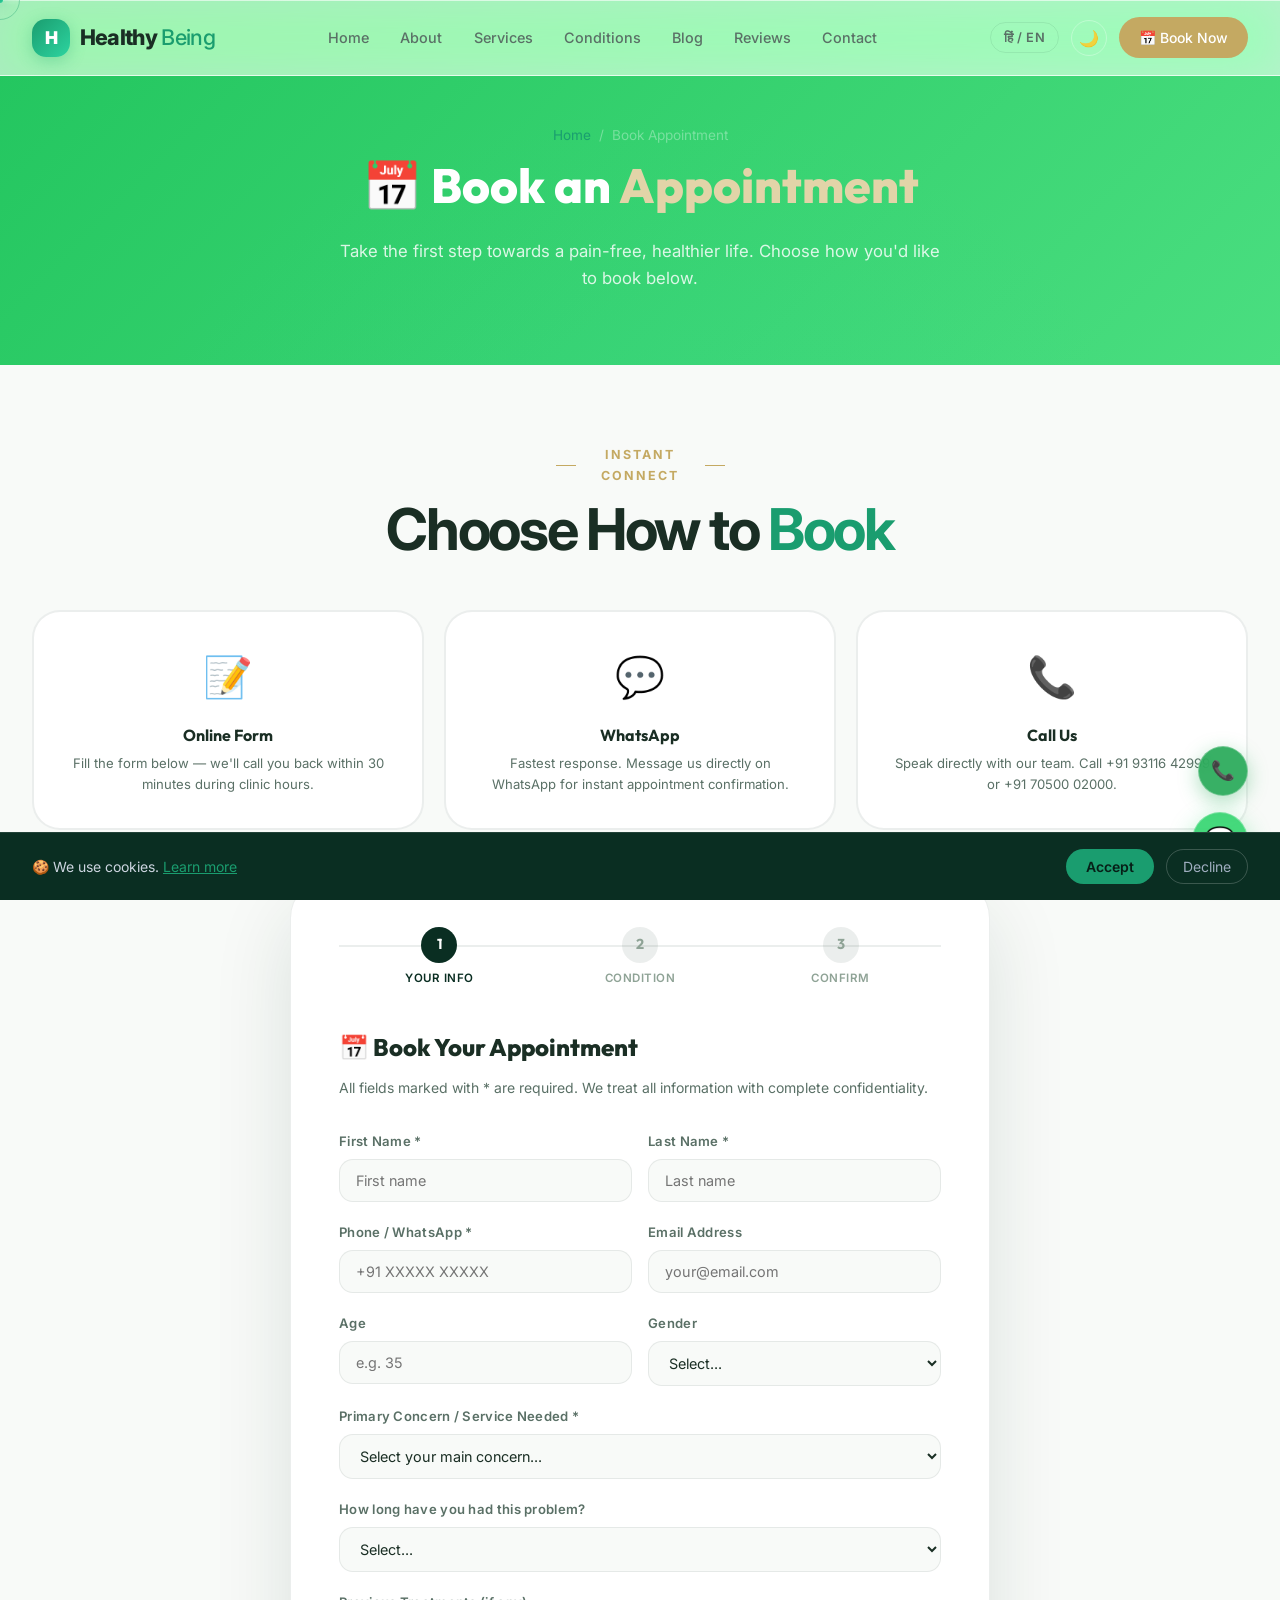
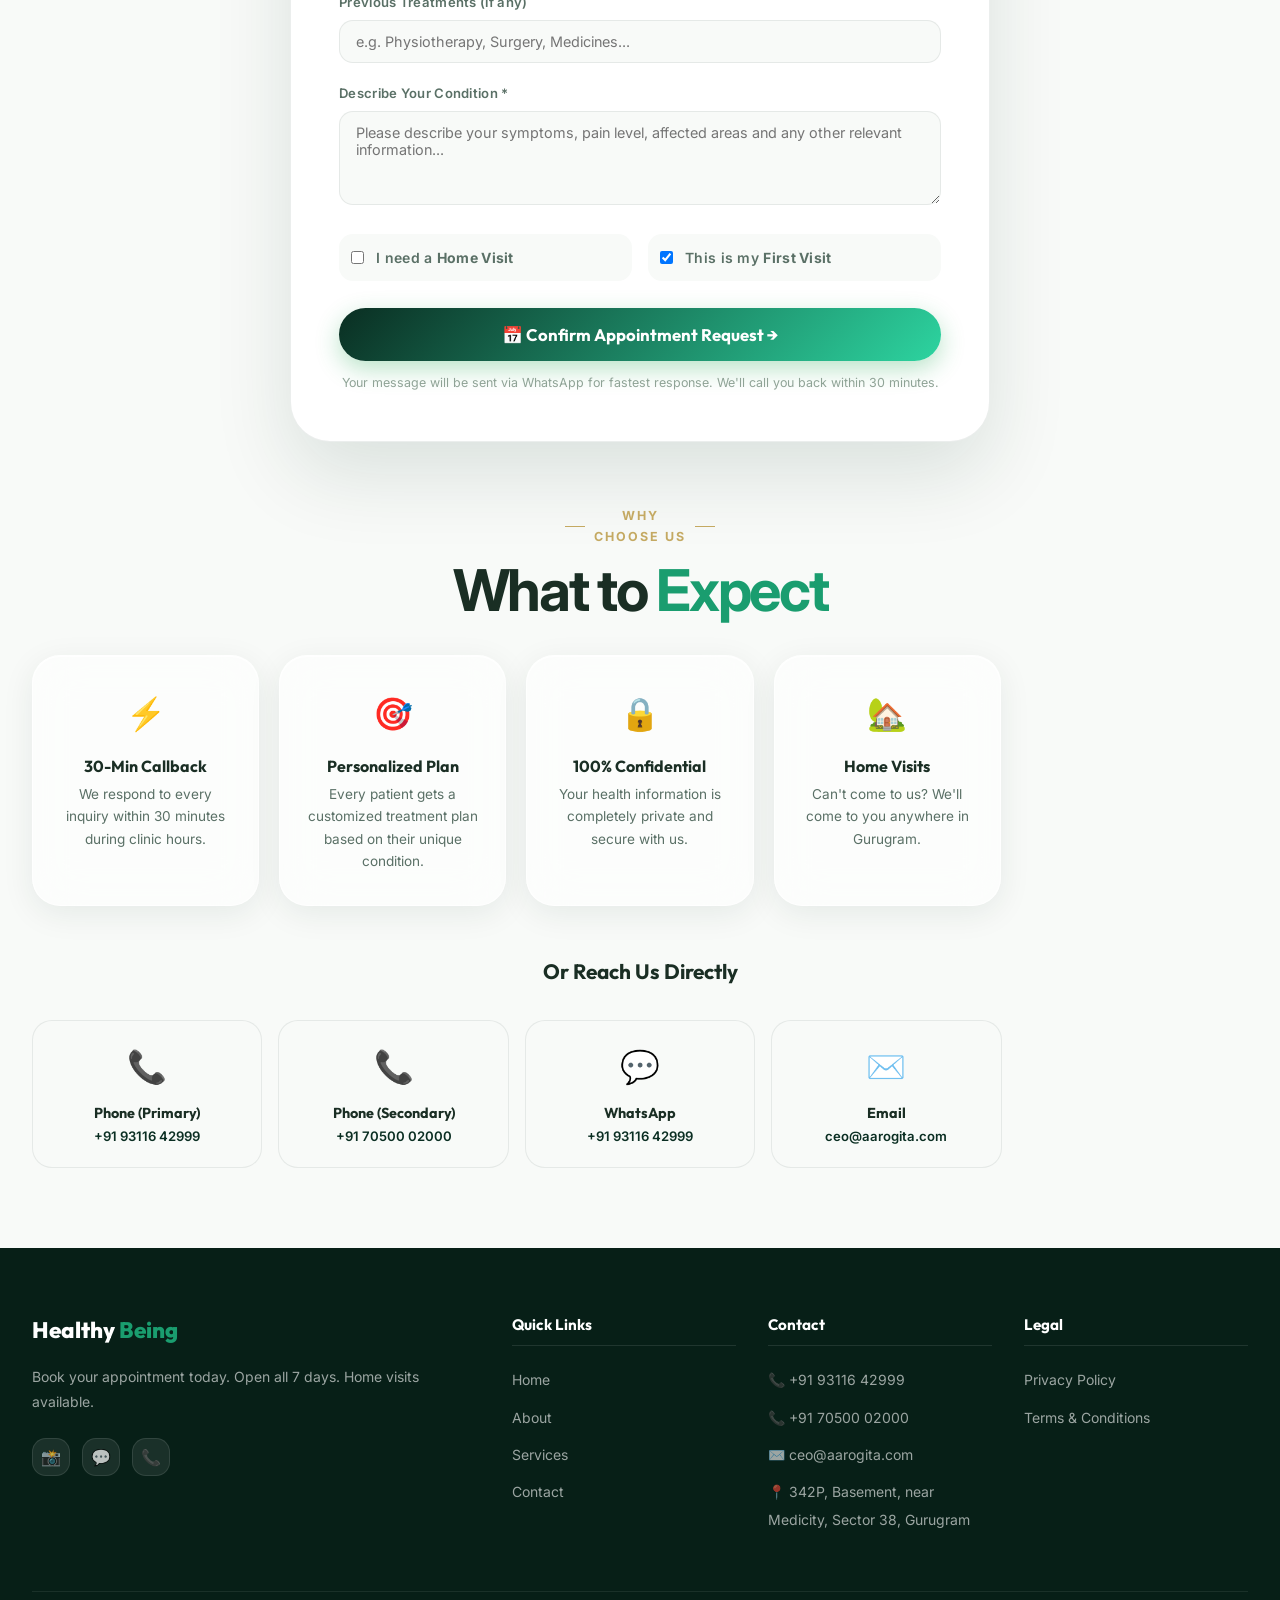
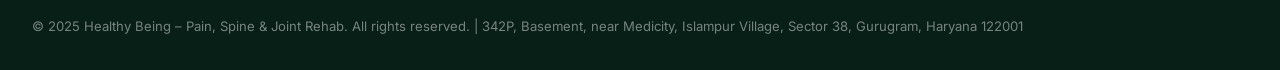
<file: appointment.html>
<!DOCTYPE html>
<html lang="en" data-theme="light">
<head>
  <meta charset="UTF-8"/><meta name="viewport" content="width=device-width, initial-scale=1.0"/>
  <title>Book Appointment – Healthy Being Gurugram | +91 93116 42999</title>
  <meta name="description" content="Book an appointment at Healthy Being Gurugram. Call +91 93116 42999 or WhatsApp. Online booking form available. Open all 7 days. Home visit available."/>
  <link rel="canonical" href="https://healthybeing.in/appointment.html"/>
  <link rel="icon" href="data:image/svg+xml,<svg xmlns='http://www.w3.org/2000/svg' viewBox='0 0 100 100'><text y='.9em' font-size='90'>🏥</text></svg>"/>
  <link rel="stylesheet" href="css/style.css"/>
  <style>
    .appt-hero-options { display:grid;grid-template-columns:repeat(3,1fr);gap:1.25rem;margin:3rem 0; }
    .aopt { background:var(--white);border:2px solid var(--border);border-radius:var(--r-lg);padding:2rem;text-align:center;transition:var(--transition);cursor:pointer; }
    .aopt:hover,.aopt.selected { border-color:var(--primary);background:var(--primary-pale);transform:translateY(-3px); }
    .aopt-icon { font-size:2.5rem;margin-bottom:0.75rem; }
    .aopt h3 { font-family:'Outfit',sans-serif;font-weight:700;font-size:1rem;color:var(--text);margin-bottom:0.3rem; }
    .aopt p { font-size:0.82rem;color:var(--text-mid); }
    .full-form { background:var(--white);border-radius:var(--r-xl);padding:3rem;box-shadow:var(--shadow-xl);border:1px solid var(--border);max-width:700px;margin:0 auto; }
    .steps { display:flex;gap:0;margin-bottom:2.5rem;position:relative; }
    .steps::before { content:'';position:absolute;top:18px;left:0;right:0;height:2px;background:var(--border);z-index:0; }
    .step { flex:1;text-align:center;position:relative;z-index:1; }
    .step-num { width:36px;height:36px;border-radius:50%;background:var(--border);color:var(--text-light);font-family:'Outfit',sans-serif;font-weight:700;font-size:0.9rem;display:flex;align-items:center;justify-content:center;margin:0 auto 0.4rem; }
    .step.active .step-num { background:var(--primary);color:var(--white); }
    .step.done .step-num { background:var(--accent);color:var(--white); }
    .step-label { font-size:0.72rem;color:var(--text-light);font-weight:600;text-transform:uppercase;letter-spacing:0.5px; }
    .step.active .step-label { color:var(--primary); }
    .quick-contact { display:grid;grid-template-columns:repeat(auto-fill,minmax(200px,1fr));gap:1rem;margin-top:2rem; }
    .qc-card { padding:1.25rem;background:var(--cream);border-radius:var(--r-md);border:1px solid var(--border);text-align:center;transition:var(--transition); }
    .qc-card:hover { border-color:var(--secondary);transform:translateY(-2px); }
    .qc-card a { text-decoration:none; }
    .qc-icon { font-size:2rem;margin-bottom:0.5rem; }
    .qc-title { font-family:'Outfit',sans-serif;font-weight:700;font-size:0.9rem;color:var(--text); }
    .qc-val { font-size:0.82rem;color:var(--primary);font-weight:600; }
    @media(max-width:768px){.appt-hero-options{grid-template-columns:1fr;}.full-form{padding:2rem 1.25rem;}.steps{gap:0;}}
  </style>
</head>
<body>
<div id="cursor-dot"></div><div id="cursor-ring"></div><div id="scroll-progress"></div>
<div id="loading-screen"><div class="loading-logo">Healthy <span>Being</span></div><div class="loading-bar-wrap"><div class="loading-bar"></div></div><p class="loading-text">Loading Appointment...</p></div>
<div id="cookie-bar"><p>🍪 We use cookies. <a href="privacy-policy.html">Learn more</a></p><div class="cookie-btns"><button class="btn-cookie-accept" id="cookieAccept">Accept</button><button class="btn-cookie-decline" id="cookieDecline">Decline</button></div></div>

<nav id="navbar">
  <div class="nav-inner">
    <a href="index.html" class="nav-logo"><div class="nav-logo-icon">H</div><div class="nav-logo-text">Healthy <span>Being</span></div></a>
    <ul class="nav-links"><li><a href="index.html">Home</a></li><li><a href="about.html">About</a></li><li><a href="services.html">Services</a></li><li><a href="conditions.html">Conditions</a></li><li><a href="blog.html">Blog</a></li><li><a href="testimonials.html">Reviews</a></li><li><a href="contact.html">Contact</a></li></ul>
    <div class="nav-actions"><button class="btn-lang" id="langToggle">हिं / EN</button><button class="btn-theme" id="themeToggle">🌙</button><a href="appointment.html" class="btn-nav-cta" style="background:var(--gold);">📅 Book Now</a></div>
    <div id="hamburger"><span></span><span></span><span></span></div>
  </div>
</nav>
<div id="menu-overlay"></div>
<div id="mobile-menu"><div class="mobile-menu-links"><a href="index.html">🏠 Home</a><a href="about.html">👩‍⚕️ About</a><a href="services.html">💊 Services</a><a href="conditions.html">🩺 Conditions</a><a href="appointment.html">📅 Book Appointment</a><a href="contact.html">📞 Contact</a></div></div>

<div class="page-hero" style="background:linear-gradient(135deg,#22C55E 0%,#4ADE80 100%);">
  <div class="breadcrumb"><a href="index.html">Home</a><span>/</span><span>Book Appointment</span></div>
  <h1>📅 Book an <span style="color:var(--gold-light)">Appointment</span></h1>
  <p>Take the first step towards a pain-free, healthier life. Choose how you'd like to book below.</p>
</div>

<section class="section" style="background:var(--cream)">
  <div class="container">

    <!-- QUICK CONTACT OPTIONS -->
    <div class="text-center reveal"><div class="section-label">Instant Connect</div><h2 class="section-title">Choose How to <span class="accent">Book</span></h2></div>
    <div class="appt-hero-options">
      <div class="aopt reveal" onclick="document.getElementById('bookingForm').scrollIntoView({behavior:'smooth'})">
        <div class="aopt-icon">📝</div>
        <h3>Online Form</h3>
        <p>Fill the form below — we'll call you back within 30 minutes during clinic hours.</p>
      </div>
      <div class="aopt reveal" style="transition-delay:.15s" onclick="window.open('https://wa.me/919311642999?text=Hello%20Healthy%20Being!%20I%20would%20like%20to%20book%20an%20appointment.','_blank')">
        <div class="aopt-icon">💬</div>
        <h3>WhatsApp</h3>
        <p>Fastest response. Message us directly on WhatsApp for instant appointment confirmation.</p>
      </div>
      <div class="aopt reveal" style="transition-delay:.3s" onclick="window.location.href='tel:+919311642999'">
        <div class="aopt-icon">📞</div>
        <h3>Call Us</h3>
        <p>Speak directly with our team. Call +91 93116 42999 or +91 70500 02000.</p>
      </div>
    </div>

    <!-- BOOKING FORM -->
    <div id="bookingForm">
      <div class="full-form reveal">
        <div class="steps">
          <div class="step active"><div class="step-num">1</div><div class="step-label">Your Info</div></div>
          <div class="step"><div class="step-num">2</div><div class="step-label">Condition</div></div>
          <div class="step"><div class="step-num">3</div><div class="step-label">Confirm</div></div>
        </div>
        <h3 style="font-family:'Outfit',sans-serif;font-weight:800;font-size:1.5rem;color:var(--text);margin-bottom:0.5rem;">📅 Book Your Appointment</h3>
        <p style="font-size:0.875rem;color:var(--text-mid);margin-bottom:2rem;">All fields marked with * are required. We treat all information with complete confidentiality.</p>
        <form id="mainApptForm" onsubmit="submitMainForm(event)">
          <div class="form-grid-2">
            <div class="form-group"><label for="mFirst">First Name *</label><input type="text" id="mFirst" placeholder="First name" required/></div>
            <div class="form-group"><label for="mLast">Last Name *</label><input type="text" id="mLast" placeholder="Last name" required/></div>
          </div>
          <div class="form-grid-2">
            <div class="form-group"><label for="mPhone">Phone / WhatsApp *</label><input type="tel" id="mPhone" placeholder="+91 XXXXX XXXXX" required/></div>
            <div class="form-group"><label for="mEmail">Email Address</label><input type="email" id="mEmail" placeholder="your@email.com"/></div>
          </div>
          <div class="form-grid-2">
            <div class="form-group"><label for="mAge">Age</label><input type="number" id="mAge" placeholder="e.g. 35" min="1" max="120"/></div>
            <div class="form-group"><label for="mGender">Gender</label><select id="mGender"><option value="">Select...</option><option>Male</option><option>Female</option><option>Other</option></select></div>
          </div>
          <div class="form-group">
            <label for="mService">Primary Concern / Service Needed *</label>
            <select id="mService" required>
              <option value="">Select your main concern...</option>
              <optgroup label="Pain & Spine">
                <option>Back Pain / Disc Problem / Sciatica</option>
                <option>Neck Pain / Cervical Spondylitis</option>
                <option>Knee Pain / Hip Pain</option>
                <option>Frozen Shoulder</option>
                <option>Arthritis</option>
                <option>Sports Injury</option>
              </optgroup>
              <optgroup label="Therapies">
                <option>Acupuncture</option>
                <option>Physiotherapy / Rehab</option>
                <option>Naturopathy / Yoga</option>
                <option>Fire Cupping / Gua Sha</option>
                <option>Neurotherapy</option>
                <option>Hypnotherapy</option>
              </optgroup>
              <optgroup label="Health Conditions">
                <option>Fertility / IVF Support</option>
                <option>PCOD / PCOS</option>
                <option>Stroke / Paralysis Rehab</option>
                <option>Recovery from Coma</option>
                <option>Diabetes / BP / Thyroid</option>
                <option>Weight Management</option>
                <option>Insomnia / Stress / Anxiety</option>
                <option>Tinnitus / Hearing Loss</option>
                <option>Auto-Immune Disease</option>
                <option>Gut Health / IBS</option>
              </optgroup>
              <optgroup label="Special Programs">
                <option>Avoid Surgery Program</option>
                <option>Post-Surgery Rehabilitation</option>
                <option>Biofeedback Diagnosis</option>
                <option>Home Visit Request</option>
              </optgroup>
              <option>Other (Please specify in message)</option>
            </select>
          </div>
          <div class="form-group"><label for="mDuration">How long have you had this problem?</label><select id="mDuration"><option value="">Select...</option><option>Less than 1 month</option><option>1–3 months</option><option>3–6 months</option><option>6–12 months</option><option>1–3 years</option><option>More than 3 years</option></select></div>
          <div class="form-group"><label for="mPrev">Previous Treatments (if any)</label><input type="text" id="mPrev" placeholder="e.g. Physiotherapy, Surgery, Medicines..."/></div>
          <div class="form-group"><label for="mMessage">Describe Your Condition *</label><textarea id="mMessage" rows="4" placeholder="Please describe your symptoms, pain level, affected areas and any other relevant information..." required></textarea></div>
          <div class="form-group" style="display:grid;grid-template-columns:1fr 1fr;gap:1rem;">
            <label style="display:flex;align-items:center;gap:0.75rem;padding:0.75rem;background:var(--cream);border-radius:var(--r-sm);cursor:pointer;font-size:0.875rem;">
              <input type="checkbox" id="mHomeVisit" style="width:auto;cursor:pointer;"/> <span>I need a <strong>Home Visit</strong></span>
            </label>
            <label style="display:flex;align-items:center;gap:0.75rem;padding:0.75rem;background:var(--cream);border-radius:var(--r-sm);cursor:pointer;font-size:0.875rem;">
              <input type="checkbox" id="mFirstTime" style="width:auto;cursor:pointer;" checked/> <span>This is my <strong>First Visit</strong></span>
            </label>
          </div>
          <button type="submit" class="btn-submit" style="font-size:1.05rem;">📅 Confirm Appointment Request →</button>
          <p style="text-align:center;font-size:0.78rem;color:var(--text-light);margin-top:0.75rem;">Your message will be sent via WhatsApp for fastest response. We'll call you back within 30 minutes.</p>
        </form>
      </div>
    </div>

    <!-- WHY BOOK WITH US -->
    <div style="margin-top:4rem;" class="reveal">
      <div class="text-center"><div class="section-label">Why Choose Us</div><h2 class="section-title">What to <span class="accent">Expect</span></h2></div>
      <div style="display:grid;grid-template-columns:repeat(auto-fill,minmax(220px,1fr));gap:1.25rem;margin-top:2rem;">
        <div class="stat-box"><div class="stat-icon">⚡</div><div style="font-family:'Outfit',sans-serif;font-weight:700;font-size:1rem;color:var(--text);margin-bottom:0.25rem;">30-Min Callback</div><p style="font-size:0.85rem;color:var(--text-mid);">We respond to every inquiry within 30 minutes during clinic hours.</p></div>
        <div class="stat-box"><div class="stat-icon">🎯</div><div style="font-family:'Outfit',sans-serif;font-weight:700;font-size:1rem;color:var(--text);margin-bottom:0.25rem;">Personalized Plan</div><p style="font-size:0.85rem;color:var(--text-mid);">Every patient gets a customized treatment plan based on their unique condition.</p></div>
        <div class="stat-box"><div class="stat-icon">🔒</div><div style="font-family:'Outfit',sans-serif;font-weight:700;font-size:1rem;color:var(--text);margin-bottom:0.25rem;">100% Confidential</div><p style="font-size:0.85rem;color:var(--text-mid);">Your health information is completely private and secure with us.</p></div>
        <div class="stat-box"><div class="stat-icon">🏡</div><div style="font-family:'Outfit',sans-serif;font-weight:700;font-size:1rem;color:var(--text);margin-bottom:0.25rem;">Home Visits</div><p style="font-size:0.85rem;color:var(--text-mid);">Can't come to us? We'll come to you anywhere in Gurugram.</p></div>
      </div>
    </div>

    <!-- QUICK CONTACT -->
    <div style="margin-top:3rem;">
      <div class="text-center reveal"><h3 style="font-family:'Outfit',sans-serif;font-size:1.3rem;font-weight:700;color:var(--text);">Or Reach Us Directly</h3></div>
      <div class="quick-contact">
        <a href="tel:+919311642999" class="qc-card reveal"><div class="qc-icon">📞</div><div class="qc-title">Phone (Primary)</div><div class="qc-val">+91 93116 42999</div></a>
        <a href="tel:+917050002000" class="qc-card reveal" style="transition-delay:.1s"><div class="qc-icon">📞</div><div class="qc-title">Phone (Secondary)</div><div class="qc-val">+91 70500 02000</div></a>
        <a href="https://wa.me/919311642999" target="_blank" class="qc-card reveal" style="transition-delay:.2s"><div class="qc-icon">💬</div><div class="qc-title">WhatsApp</div><div class="qc-val">+91 93116 42999</div></a>
        <a href="mailto:ceo@aarogita.com" class="qc-card reveal" style="transition-delay:.3s"><div class="qc-icon">✉️</div><div class="qc-title">Email</div><div class="qc-val">ceo@aarogita.com</div></a>
      </div>
    </div>
  </div>
</section>

<footer>
  <div class="footer-grid">
    <div><div class="footer-logo">Healthy <span>Being</span></div><p class="footer-desc">Book your appointment today. Open all 7 days. Home visits available.</p><div class="footer-social"><a href="https://instagram.com/biophysiotherapy" target="_blank" class="social-icon">📸</a><a href="https://wa.me/919311642999" target="_blank" class="social-icon">💬</a><a href="tel:+919311642999" class="social-icon">📞</a></div></div>
    <div class="footer-col"><h4>Quick Links</h4><ul><li><a href="index.html">Home</a></li><li><a href="about.html">About</a></li><li><a href="services.html">Services</a></li><li><a href="contact.html">Contact</a></li></ul></div>
    <div class="footer-col"><h4>Contact</h4><ul><li><a href="tel:+919311642999">📞 +91 93116 42999</a></li><li><a href="tel:+917050002000">📞 +91 70500 02000</a></li><li><a href="mailto:ceo@aarogita.com">✉️ ceo@aarogita.com</a></li><li><a href="#">📍 342P, Basement, near Medicity, Sector 38, Gurugram</a></li></ul></div>
    <div class="footer-col"><h4>Legal</h4><ul><li><a href="privacy-policy.html">Privacy Policy</a></li><li><a href="terms.html">Terms & Conditions</a></li></ul></div>
  </div>
  <div class="footer-bottom"><p>© 2025 Healthy Being – Pain, Spine & Joint Rehab. All rights reserved. | 342P, Basement, near Medicity, Islampur Village, Sector 38, Gurugram, Haryana 122001</p></div>
</footer>

<a href="https://wa.me/919311642999" target="_blank" id="whatsapp-btn">💬</a>
<a href="tel:+919311642999" id="call-btn">📞</a>
<button id="back-to-top" onclick="window.scrollTo({top:0,behavior:'smooth'})">↑</button>
<div id="toast"></div>
<script src="js/main.js"></script>
<script>
function submitMainForm(e){
  e.preventDefault();
  const first=document.getElementById('mFirst').value;
  const last=document.getElementById('mLast').value;
  const phone=document.getElementById('mPhone').value;
  const service=document.getElementById('mService').value;
  const duration=document.getElementById('mDuration').value||'Not specified';
  const prev=document.getElementById('mPrev').value||'None';
  const msg=document.getElementById('mMessage').value;
  const home=document.getElementById('mHomeVisit').checked;
  const first_time=document.getElementById('mFirstTime').checked;
  const wa=encodeURIComponent(`🏥 Healthy Being Appointment Request\n\nName: ${first} ${last}\nPhone: ${phone}\nService: ${service}\nProblem Duration: ${duration}\nPrev. Treatment: ${prev}\nHome Visit: ${home?'Yes':'No'}\nFirst Visit: ${first_time?'Yes':'No'}\n\nDescription: ${msg}`);
  window.open(`https://wa.me/919311642999?text=${wa}`,'_blank');
  document.querySelectorAll('.step')[0].classList.remove('active');
  document.querySelectorAll('.step')[0].classList.add('done');
  document.querySelectorAll('.step')[1].classList.add('done');
  document.querySelectorAll('.step')[2].classList.add('active');
  const t=document.getElementById('toast');
  if(t){t.textContent='✅ Appointment request sent via WhatsApp! We will call you back shortly.';t.style.transform='translateX(-50%) translateY(0)';setTimeout(()=>t.style.transform='translateX(-50%) translateY(80px)',5000);}
  e.target.reset();
}
</script>
</body>
</html>
</file>
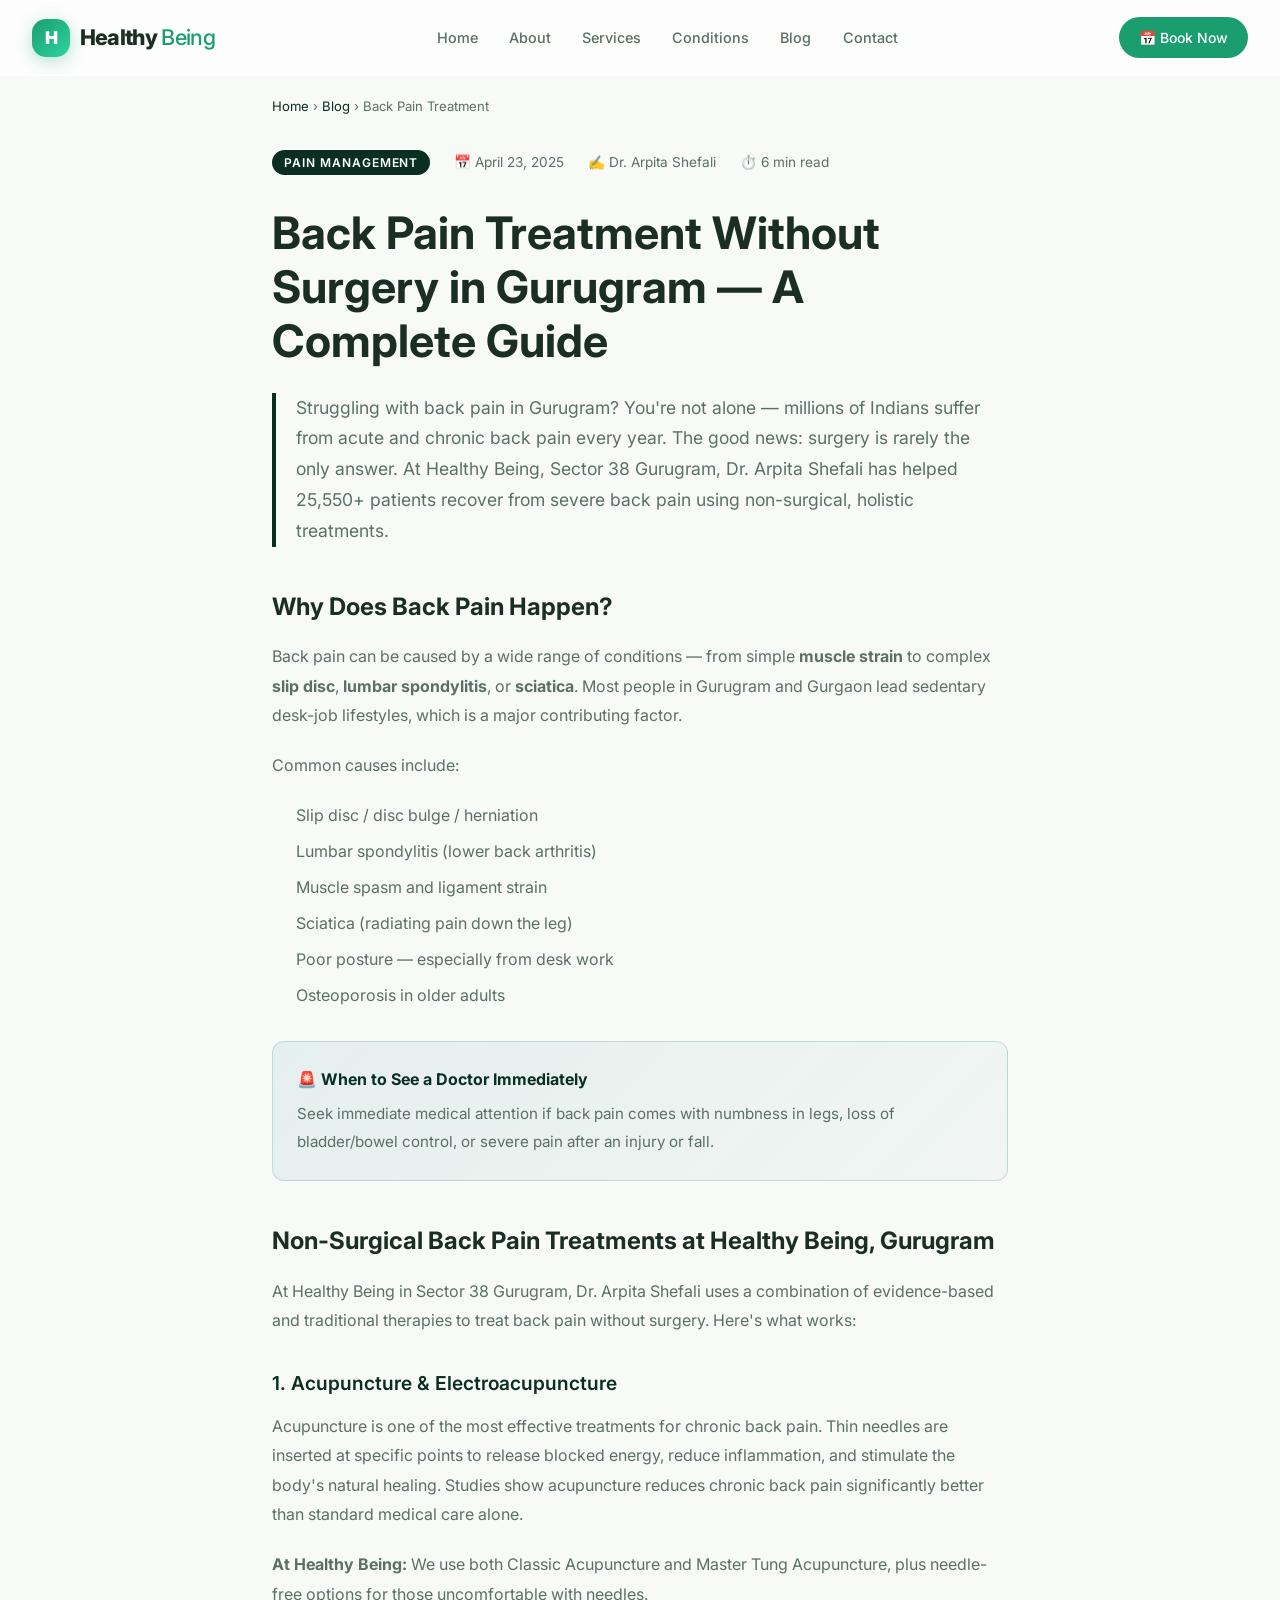
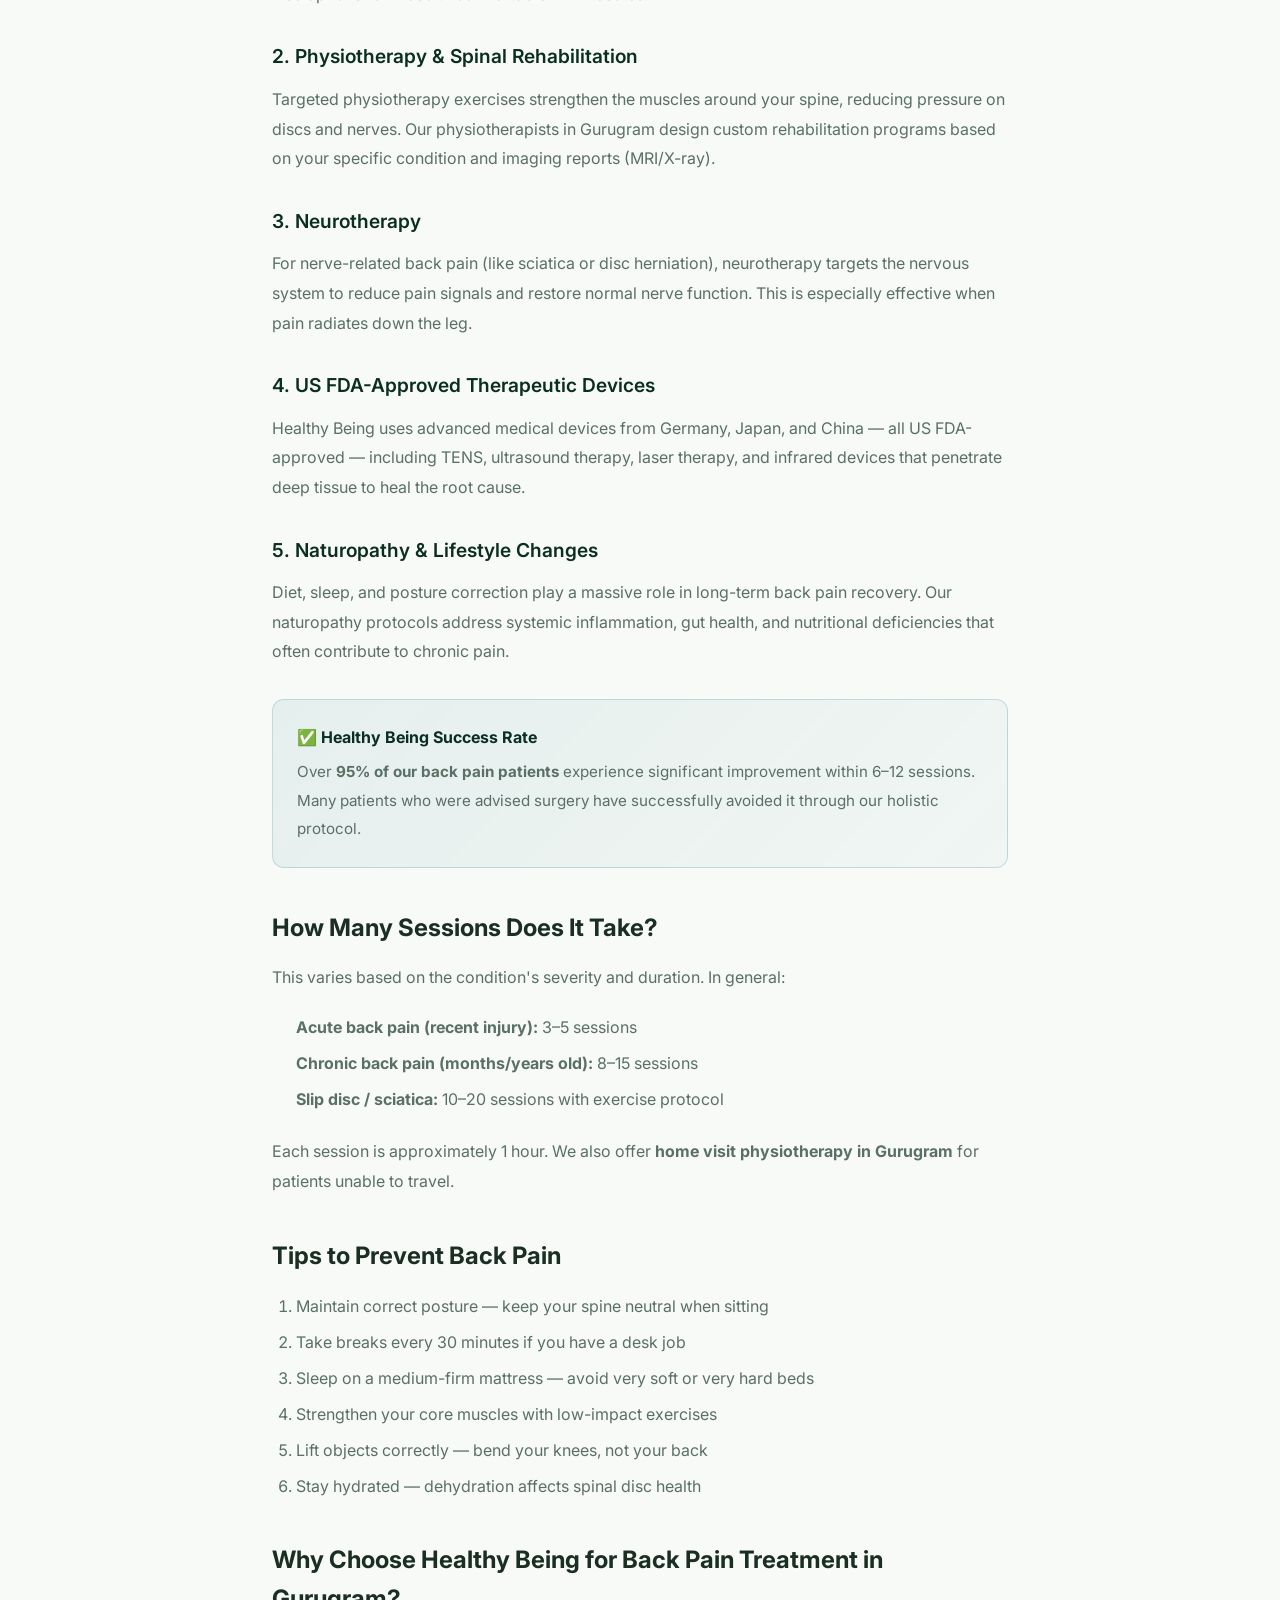
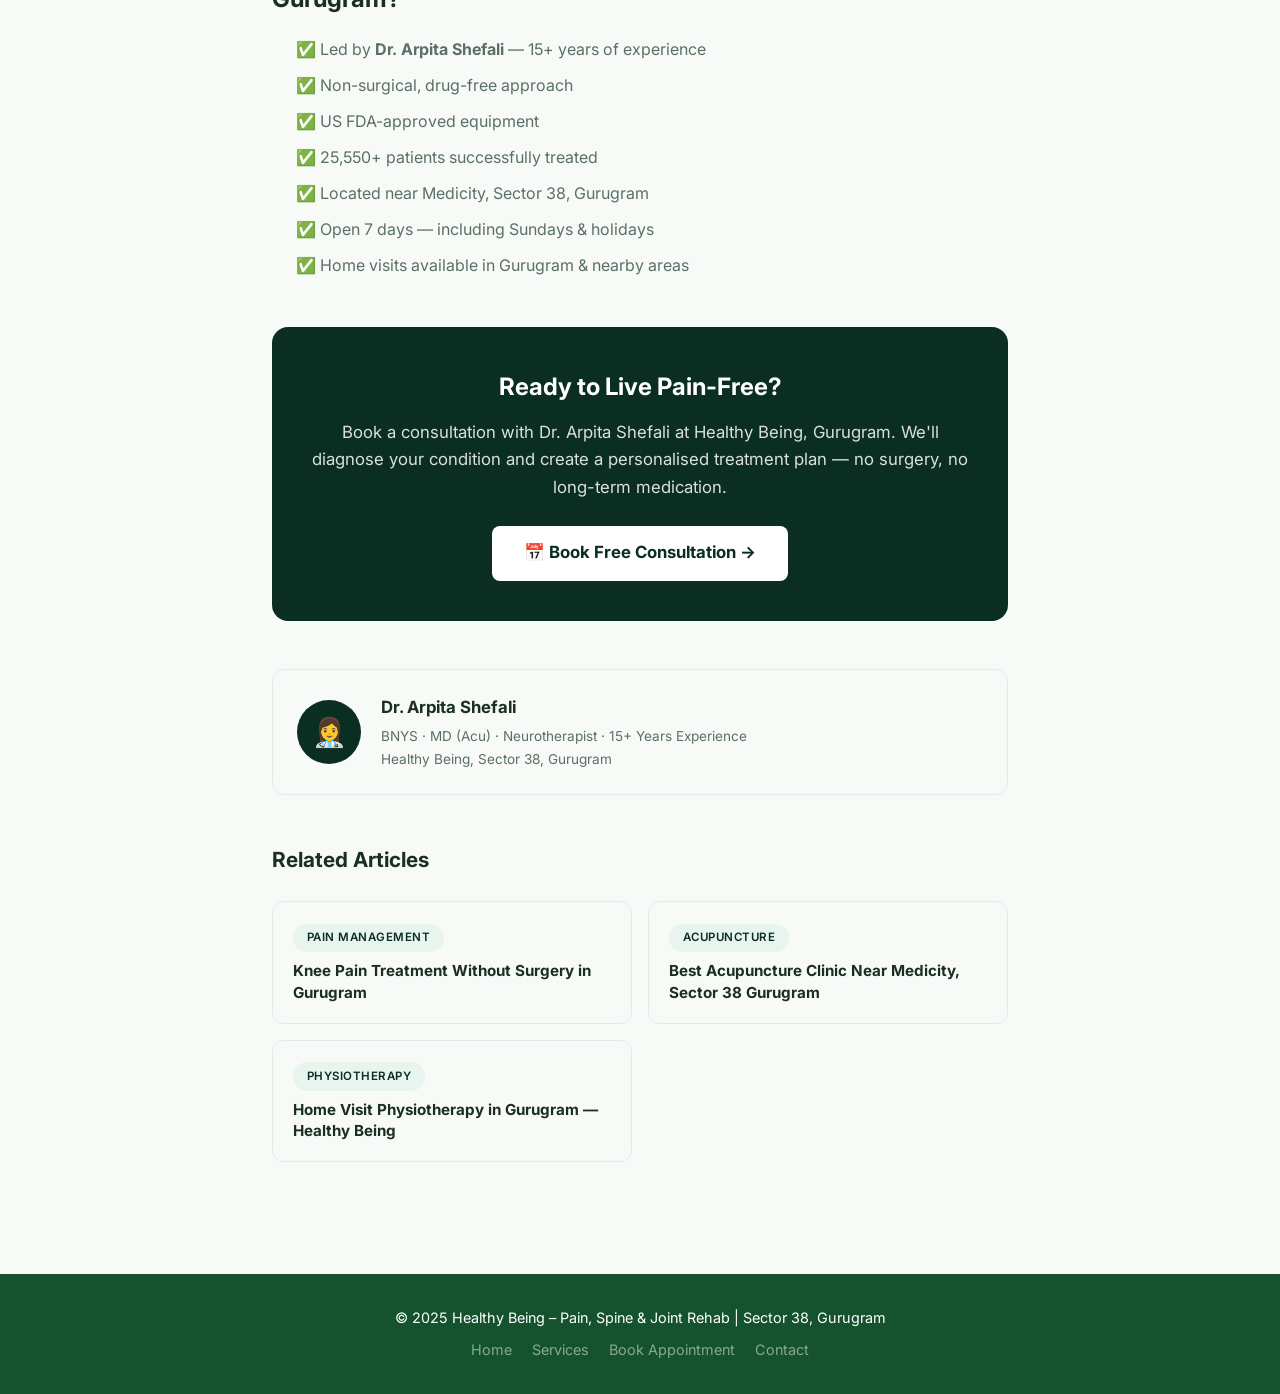
<file: blog-back-pain-treatment-gurugram.html>
<!DOCTYPE html>
<html lang="en" data-theme="light">
<head>
  <meta charset="UTF-8"/>
  <meta name="viewport" content="width=device-width, initial-scale=1.0"/>
  <!-- EDIT: Change title for every new blog post -->
  <title>Back Pain Treatment Without Surgery in Gurugram | Healthy Being</title>
  <meta name="description" content="Suffering from back pain in Gurugram? Healthy Being offers non-surgical back pain treatment through acupuncture, physiotherapy & holistic therapy. Dr. Arpita Shefali. Book today!"/>
  <meta name="keywords" content="back pain treatment Gurugram, back pain clinic Gurgaon, non-surgical back pain, physiotherapy for back pain Gurugram, acupuncture back pain"/>
  <meta name="robots" content="index, follow"/>
  <!-- EDIT: Change canonical URL for every post -->
  <link rel="canonical" href="https://healthybeing.in/blog-back-pain-treatment-gurugram.html"/>
  <!-- Open Graph -->
  <meta property="og:title" content="Back Pain Treatment Without Surgery in Gurugram | Healthy Being"/>
  <meta property="og:description" content="Non-surgical back pain treatment in Gurugram by Dr. Arpita Shefali. Acupuncture, physiotherapy & holistic healing. 25,550+ patients healed."/>
  <meta property="og:type" content="article"/>
  <meta property="og:url" content="https://healthybeing.in/blog-back-pain-treatment-gurugram.html"/>
  <!-- Article Schema -->
  <script type="application/ld+json">
  {
    "@context": "https://schema.org",
    "@type": "Article",
    "headline": "Back Pain Treatment Without Surgery in Gurugram",
    "author": {"@type": "Person", "name": "Dr. Arpita Shefali"},
    "publisher": {"@type": "Organization", "name": "Healthy Being Gurugram"},
    "datePublished": "2025-04-23",
    "description": "Complete guide to non-surgical back pain treatment in Gurugram at Healthy Being."
  }
  </script>
  <link rel="icon" href="data:image/svg+xml,<svg xmlns='http://www.w3.org/2000/svg' viewBox='0 0 100 100'><text y='.9em' font-size='90'>🏥</text></svg>"/>
  <link rel="stylesheet" href="css/style.css"/>
  <style>
    /* ── Blog Post Specific Styles ── */
    .blog-post-wrap {
      max-width: 800px;
      margin: 0 auto;
      padding: 6rem 2rem 4rem;
    }
    .post-breadcrumb {
      font-size: 0.82rem;
      color: var(--text-mid);
      margin-bottom: 2rem;
    }
    .post-breadcrumb a { color: var(--primary); text-decoration: none; }
    .post-breadcrumb a:hover { text-decoration: underline; }
    .post-meta {
      display: flex;
      align-items: center;
      gap: 1.5rem;
      flex-wrap: wrap;
      margin-bottom: 2rem;
      font-size: 0.85rem;
      color: var(--text-mid);
    }
    .post-tag {
      background: var(--primary);
      color: white;
      font-size: 0.75rem;
      font-weight: 600;
      padding: 3px 12px;
      border-radius: 99px;
      text-transform: uppercase;
      letter-spacing: 0.08em;
    }
    .post-title {
      font-size: clamp(1.8rem, 4vw, 2.8rem);
      font-weight: 700;
      line-height: 1.2;
      margin-bottom: 1.5rem;
      color: var(--text-dark);
    }
    .post-intro {
      font-size: 1.1rem;
      color: var(--text-mid);
      line-height: 1.75;
      border-left: 4px solid var(--primary);
      padding-left: 1.25rem;
      margin-bottom: 2.5rem;
    }
    .post-body h2 {
      font-size: 1.5rem;
      font-weight: 700;
      margin: 2.5rem 0 1rem;
      color: var(--text-dark);
    }
    .post-body h3 {
      font-size: 1.2rem;
      font-weight: 600;
      margin: 2rem 0 0.75rem;
      color: var(--primary);
    }
    .post-body p {
      font-size: 1rem;
      line-height: 1.85;
      color: var(--text-mid);
      margin-bottom: 1.25rem;
    }
    .post-body ul, .post-body ol {
      padding-left: 1.5rem;
      margin-bottom: 1.5rem;
    }
    .post-body li {
      font-size: 1rem;
      line-height: 1.75;
      color: var(--text-mid);
      margin-bottom: 0.5rem;
    }
    .post-body strong { color: var(--text-dark); }
    .post-callout {
      background: linear-gradient(135deg, rgba(13,115,119,0.08), rgba(13,115,119,0.03));
      border: 1px solid rgba(13,115,119,0.2);
      border-radius: 12px;
      padding: 1.5rem;
      margin: 2rem 0;
    }
    .post-callout h4 { color: var(--primary); margin-bottom: 0.5rem; font-size: 1rem; }
    .post-callout p { margin: 0; font-size: 0.95rem; }
    .post-cta {
      background: var(--primary);
      color: white;
      border-radius: 16px;
      padding: 2.5rem;
      text-align: center;
      margin: 3rem 0;
    }
    .post-cta h3 { color: white; font-size: 1.5rem; margin-bottom: 0.75rem; }
    .post-cta p { color: rgba(255,255,255,0.85); margin-bottom: 1.5rem; }
    .post-cta a.btn-white {
      background: white;
      color: var(--primary);
      padding: 0.85rem 2rem;
      border-radius: 8px;
      font-weight: 700;
      text-decoration: none;
      display: inline-block;
    }
    .post-author-box {
      display: flex;
      align-items: center;
      gap: 1.25rem;
      background: var(--surface);
      border-radius: 12px;
      padding: 1.5rem;
      margin: 3rem 0;
      border: 1px solid var(--border);
    }
    .post-author-avatar {
      width: 64px; height: 64px;
      border-radius: 50%;
      background: var(--primary);
      display: flex; align-items: center; justify-content: center;
      font-size: 1.75rem;
      flex-shrink: 0;
    }
    .post-author-name { font-weight: 700; color: var(--text-dark); margin-bottom: 0.25rem; }
    .post-author-title { font-size: 0.85rem; color: var(--text-mid); }
    .related-posts { margin: 3rem 0; }
    .related-posts h3 { font-size: 1.3rem; margin-bottom: 1.5rem; }
    .related-grid {
      display: grid;
      grid-template-columns: repeat(auto-fit, minmax(240px, 1fr));
      gap: 1rem;
    }
    .related-card {
      border: 1px solid var(--border);
      border-radius: 12px;
      padding: 1.25rem;
      text-decoration: none;
      color: var(--text-dark);
      transition: border-color 0.2s, transform 0.2s;
    }
    .related-card:hover { border-color: var(--primary); transform: translateY(-2px); }
    .related-card .tag { font-size: 0.72rem; color: var(--primary); font-weight: 600; margin-bottom: 0.5rem; text-transform: uppercase; }
    .related-card h4 { font-size: 0.95rem; line-height: 1.4; }
  </style>
</head>
<body>

<!-- NAVBAR — same as index.html -->
<nav id="navbar">
  <div class="nav-inner">
    <a href="index.html" class="nav-logo">
      <div class="nav-logo-icon">H</div>
      <div class="nav-logo-text">Healthy <span>Being</span></div>
    </a>
    <ul class="nav-links">
      <li><a href="index.html">Home</a></li>
      <li><a href="about.html">About</a></li>
      <li><a href="services.html">Services</a></li>
      <li><a href="conditions.html">Conditions</a></li>
      <li><a href="blog.html" class="active">Blog</a></li>
      <li><a href="contact.html">Contact</a></li>
    </ul>
    <div class="nav-actions">
      <a href="appointment.html" class="btn-nav-cta">📅 Book Now</a>
    </div>
    <div id="hamburger"><span></span><span></span><span></span></div>
  </div>
</nav>

<!-- BLOG POST CONTENT -->
<main>
<article class="blog-post-wrap">

  <!-- Breadcrumb -->
  <nav class="post-breadcrumb" aria-label="Breadcrumb">
    <a href="index.html">Home</a> › <a href="blog.html">Blog</a> › Back Pain Treatment
  </nav>

  <!-- Post Meta -->
  <div class="post-meta">
    <span class="post-tag">Pain Management</span>
    <span>📅 April 23, 2025</span>
    <span>✍️ Dr. Arpita Shefali</span>
    <span>⏱️ 6 min read</span>
  </div>

  <!-- EDIT: Change H1 for every blog post -->
  <h1 class="post-title">Back Pain Treatment Without Surgery in Gurugram — A Complete Guide</h1>

  <!-- Intro (keyword-rich summary) -->
  <p class="post-intro">
    Struggling with back pain in Gurugram? You're not alone — millions of Indians suffer from acute and chronic back pain every year. The good news: surgery is rarely the only answer. At Healthy Being, Sector 38 Gurugram, Dr. Arpita Shefali has helped 25,550+ patients recover from severe back pain using non-surgical, holistic treatments.
  </p>

  <!-- POST BODY -->
  <div class="post-body">

    <h2>Why Does Back Pain Happen?</h2>
    <p>
      Back pain can be caused by a wide range of conditions — from simple <strong>muscle strain</strong> to complex <strong>slip disc</strong>, <strong>lumbar spondylitis</strong>, or <strong>sciatica</strong>. Most people in Gurugram and Gurgaon lead sedentary desk-job lifestyles, which is a major contributing factor.
    </p>
    <p>Common causes include:</p>
    <ul>
      <li>Slip disc / disc bulge / herniation</li>
      <li>Lumbar spondylitis (lower back arthritis)</li>
      <li>Muscle spasm and ligament strain</li>
      <li>Sciatica (radiating pain down the leg)</li>
      <li>Poor posture — especially from desk work</li>
      <li>Osteoporosis in older adults</li>
    </ul>

    <div class="post-callout">
      <h4>🚨 When to See a Doctor Immediately</h4>
      <p>Seek immediate medical attention if back pain comes with numbness in legs, loss of bladder/bowel control, or severe pain after an injury or fall.</p>
    </div>

    <h2>Non-Surgical Back Pain Treatments at Healthy Being, Gurugram</h2>
    <p>
      At Healthy Being in Sector 38 Gurugram, Dr. Arpita Shefali uses a combination of evidence-based and traditional therapies to treat back pain without surgery. Here's what works:
    </p>

    <h3>1. Acupuncture & Electroacupuncture</h3>
    <p>
      Acupuncture is one of the most effective treatments for chronic back pain. Thin needles are inserted at specific points to release blocked energy, reduce inflammation, and stimulate the body's natural healing. Studies show acupuncture reduces chronic back pain significantly better than standard medical care alone.
    </p>
    <p><strong>At Healthy Being:</strong> We use both Classic Acupuncture and Master Tung Acupuncture, plus needle-free options for those uncomfortable with needles.</p>

    <h3>2. Physiotherapy & Spinal Rehabilitation</h3>
    <p>
      Targeted physiotherapy exercises strengthen the muscles around your spine, reducing pressure on discs and nerves. Our physiotherapists in Gurugram design custom rehabilitation programs based on your specific condition and imaging reports (MRI/X-ray).
    </p>

    <h3>3. Neurotherapy</h3>
    <p>
      For nerve-related back pain (like sciatica or disc herniation), neurotherapy targets the nervous system to reduce pain signals and restore normal nerve function. This is especially effective when pain radiates down the leg.
    </p>

    <h3>4. US FDA-Approved Therapeutic Devices</h3>
    <p>
      Healthy Being uses advanced medical devices from Germany, Japan, and China — all US FDA-approved — including TENS, ultrasound therapy, laser therapy, and infrared devices that penetrate deep tissue to heal the root cause.
    </p>

    <h3>5. Naturopathy & Lifestyle Changes</h3>
    <p>
      Diet, sleep, and posture correction play a massive role in long-term back pain recovery. Our naturopathy protocols address systemic inflammation, gut health, and nutritional deficiencies that often contribute to chronic pain.
    </p>

    <div class="post-callout">
      <h4>✅ Healthy Being Success Rate</h4>
      <p>Over <strong>95% of our back pain patients</strong> experience significant improvement within 6–12 sessions. Many patients who were advised surgery have successfully avoided it through our holistic protocol.</p>
    </div>

    <h2>How Many Sessions Does It Take?</h2>
    <p>
      This varies based on the condition's severity and duration. In general:
    </p>
    <ul>
      <li><strong>Acute back pain (recent injury):</strong> 3–5 sessions</li>
      <li><strong>Chronic back pain (months/years old):</strong> 8–15 sessions</li>
      <li><strong>Slip disc / sciatica:</strong> 10–20 sessions with exercise protocol</li>
    </ul>
    <p>Each session is approximately 1 hour. We also offer <strong>home visit physiotherapy in Gurugram</strong> for patients unable to travel.</p>

    <h2>Tips to Prevent Back Pain</h2>
    <ol>
      <li>Maintain correct posture — keep your spine neutral when sitting</li>
      <li>Take breaks every 30 minutes if you have a desk job</li>
      <li>Sleep on a medium-firm mattress — avoid very soft or very hard beds</li>
      <li>Strengthen your core muscles with low-impact exercises</li>
      <li>Lift objects correctly — bend your knees, not your back</li>
      <li>Stay hydrated — dehydration affects spinal disc health</li>
    </ol>

    <h2>Why Choose Healthy Being for Back Pain Treatment in Gurugram?</h2>
    <ul>
      <li>✅ Led by <strong>Dr. Arpita Shefali</strong> — 15+ years of experience</li>
      <li>✅ Non-surgical, drug-free approach</li>
      <li>✅ US FDA-approved equipment</li>
      <li>✅ 25,550+ patients successfully treated</li>
      <li>✅ Located near Medicity, Sector 38, Gurugram</li>
      <li>✅ Open 7 days — including Sundays & holidays</li>
      <li>✅ Home visits available in Gurugram & nearby areas</li>
    </ul>

  </div><!-- /post-body -->

  <!-- CTA Box -->
  <div class="post-cta">
    <h3>Ready to Live Pain-Free?</h3>
    <p>Book a consultation with Dr. Arpita Shefali at Healthy Being, Gurugram. We'll diagnose your condition and create a personalised treatment plan — no surgery, no long-term medication.</p>
    <a href="appointment.html" class="btn-white">📅 Book Free Consultation →</a>
  </div>

  <!-- Author Box -->
  <div class="post-author-box">
    <div class="post-author-avatar">👩‍⚕️</div>
    <div>
      <div class="post-author-name">Dr. Arpita Shefali</div>
      <div class="post-author-title">BNYS · MD (Acu) · Neurotherapist · 15+ Years Experience<br>Healthy Being, Sector 38, Gurugram</div>
    </div>
  </div>

  <!-- Related Posts -->
  <div class="related-posts">
    <h3>Related Articles</h3>
    <div class="related-grid">
      <!-- EDIT: Update href when you create new posts -->
      <a href="blog-knee-pain.html" class="related-card">
        <div class="tag">Pain Management</div>
        <h4>Knee Pain Treatment Without Surgery in Gurugram</h4>
      </a>
      <a href="blog-acupuncture-gurugram.html" class="related-card">
        <div class="tag">Acupuncture</div>
        <h4>Best Acupuncture Clinic Near Medicity, Sector 38 Gurugram</h4>
      </a>
      <a href="blog-physiotherapy-home-visit.html" class="related-card">
        <div class="tag">Physiotherapy</div>
        <h4>Home Visit Physiotherapy in Gurugram — Healthy Being</h4>
      </a>
    </div>
  </div>

</article>
</main>

<!-- FOOTER — copy from index.html -->
<footer style="background:#14532D;color:white;text-align:center;padding:2rem;font-size:0.9rem;">
  <p>© 2025 Healthy Being – Pain, Spine & Joint Rehab | Sector 38, Gurugram</p>
  <p style="margin-top:0.5rem;opacity:0.7">
    <a href="index.html" style="color:rgba(255,255,255,0.7);margin:0 0.5rem;">Home</a>
    <a href="services.html" style="color:rgba(255,255,255,0.7);margin:0 0.5rem;">Services</a>
    <a href="appointment.html" style="color:rgba(255,255,255,0.7);margin:0 0.5rem;">Book Appointment</a>
    <a href="contact.html" style="color:rgba(255,255,255,0.7);margin:0 0.5rem;">Contact</a>
  </p>
</footer>

<script src="js/main.js"></script>
</body>
</html>
</file>
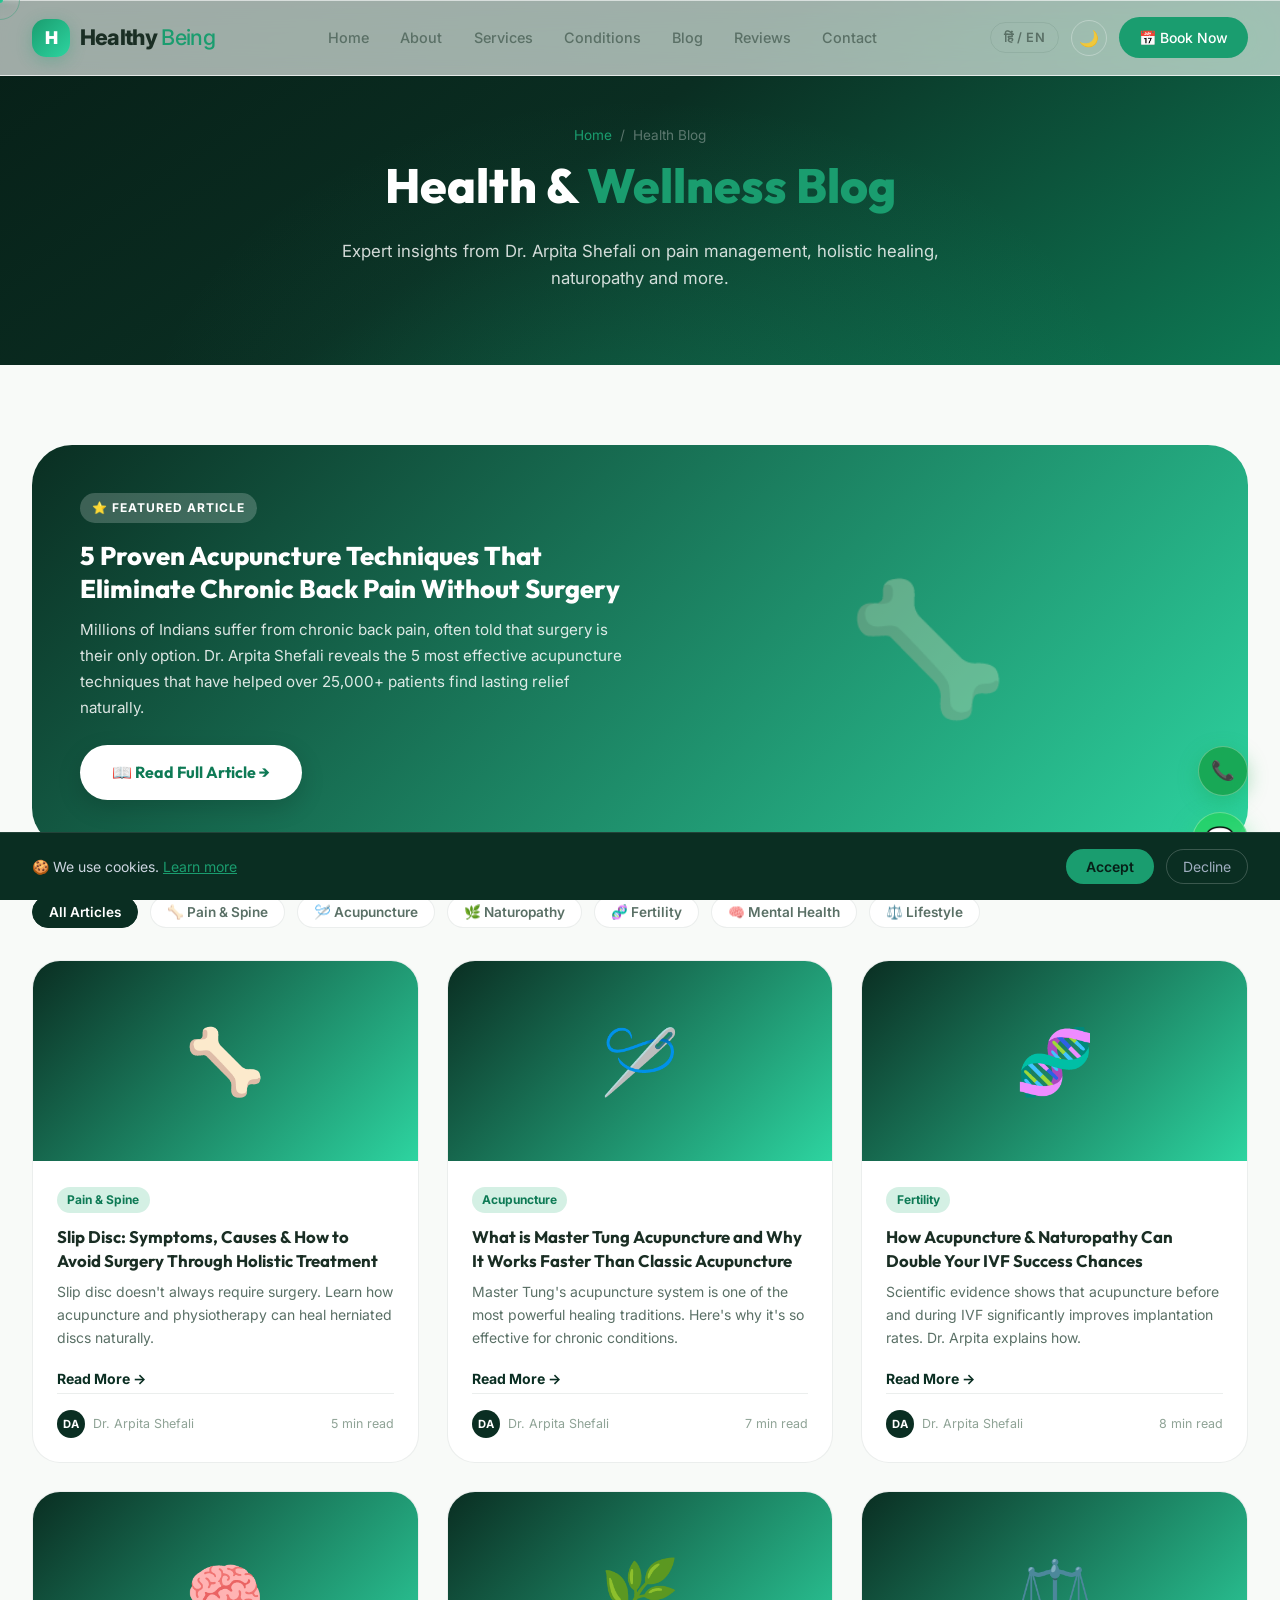
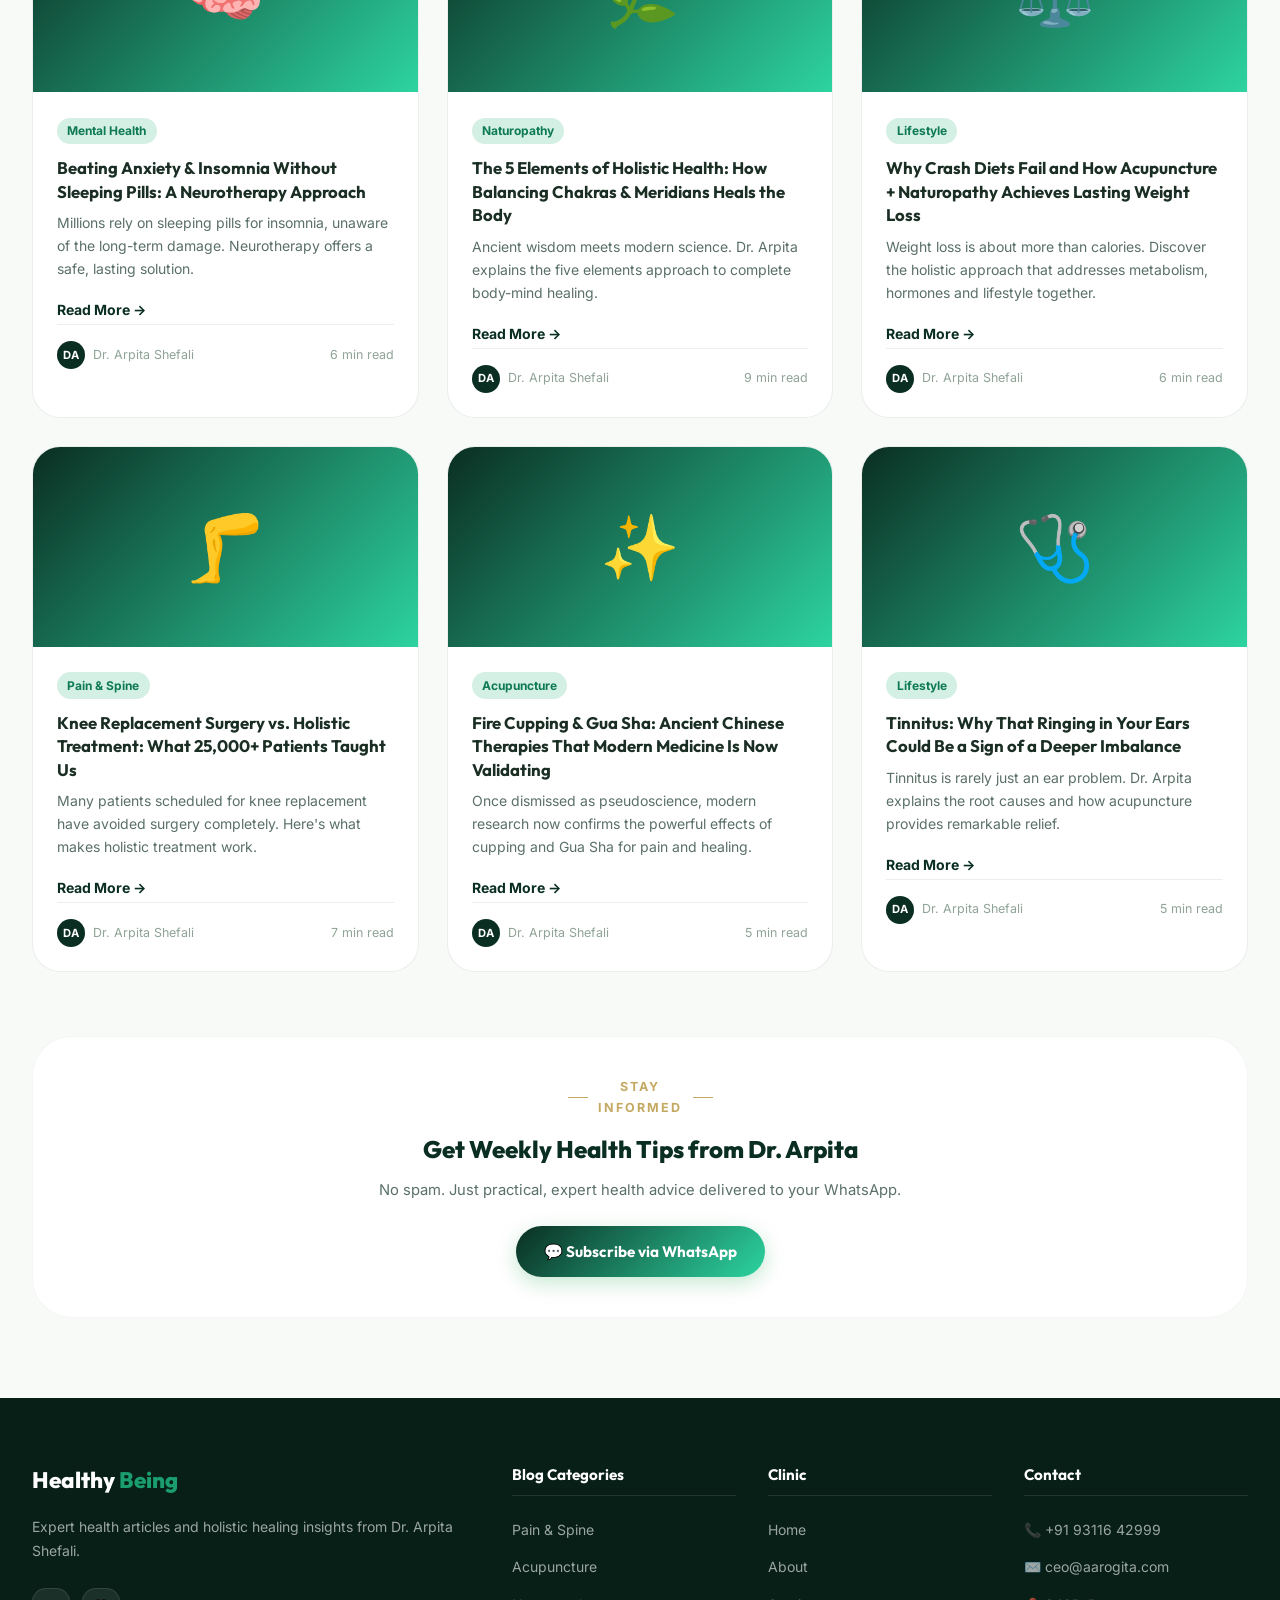
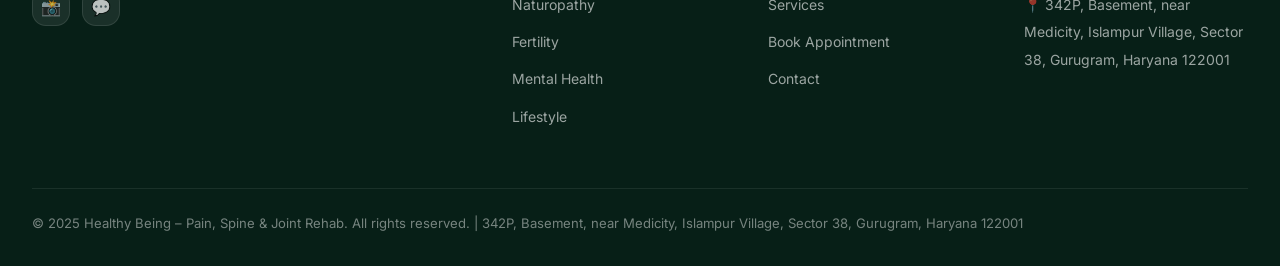
<file: blog.html>
<!DOCTYPE html>
<html lang="en" data-theme="light">
<head>
  <meta charset="UTF-8"/><meta name="viewport" content="width=device-width, initial-scale=1.0"/>
  <title>Health Blog – Healthy Being Gurugram | Tips for Pain, Spine & Holistic Healing</title>
  <meta name="description" content="Expert health articles by Dr. Arpita Shefali. Tips on back pain, acupuncture, fertility, weight loss, natural healing and more from Healthy Being Gurugram."/>
  <link rel="canonical" href="https://healthybeing.in/blog.html"/>
  <link rel="icon" href="data:image/svg+xml,<svg xmlns='http://www.w3.org/2000/svg' viewBox='0 0 100 100'><text y='.9em' font-size='90'>🏥</text></svg>"/>
  <link rel="stylesheet" href="css/style.css"/>
  <style>
    .blog-filter { display:flex;gap:0.75rem;flex-wrap:wrap;margin:2rem 0; }
    .filter-btn { padding:0.45rem 1rem;border-radius:var(--r-full);border:1.5px solid var(--border);font-size:0.85rem;font-weight:600;color:var(--text-mid);background:var(--white);transition:var(--transition-fast);cursor:pointer; }
    .filter-btn:hover,.filter-btn.active { background:var(--primary);color:var(--white);border-color:var(--primary); }
    .blog-grid { display:grid;grid-template-columns:repeat(auto-fill,minmax(300px,1fr));gap:1.75rem;margin-top:2rem; }
    .blog-card { background:var(--white);border-radius:var(--r-lg);overflow:hidden;border:1px solid var(--border);transition:var(--transition); }
    .blog-card:hover { transform:translateY(-6px);box-shadow:var(--shadow-lg); }
    .blog-img { width:100%;height:200px;object-fit:cover;background:linear-gradient(135deg,var(--primary),var(--accent));display:flex;align-items:center;justify-content:center;font-size:4rem;color:white; }
    .blog-body { padding:1.5rem; }
    .blog-cat { display:inline-block;background:var(--secondary-light);color:var(--secondary-dark);padding:0.2rem 0.65rem;border-radius:var(--r-full);font-size:0.75rem;font-weight:700;margin-bottom:0.75rem; }
    .blog-title { font-family:'Outfit',sans-serif;font-weight:700;font-size:1.05rem;color:var(--text);margin-bottom:0.5rem;line-height:1.4; }
    .blog-excerpt { font-size:0.875rem;color:var(--text-mid);line-height:1.65;margin-bottom:1rem; }
    .blog-meta { display:flex;align-items:center;justify-content:space-between;font-size:0.78rem;color:var(--text-light);padding-top:1rem;border-top:1px solid var(--border); }
    .blog-author { display:flex;align-items:center;gap:0.5rem; }
    .blog-avatar { width:28px;height:28px;border-radius:50%;background:var(--primary);display:flex;align-items:center;justify-content:center;color:white;font-size:0.7rem;font-weight:700; }
    .read-more { color:var(--primary);font-weight:700;font-size:0.875rem;display:inline-flex;align-items:center;gap:0.25rem;transition:gap 0.3s; }
    .blog-card:hover .read-more { gap:0.5rem; }
    .featured-article { background:linear-gradient(135deg,var(--primary),var(--accent));border-radius:var(--r-xl);padding:3rem;color:white;display:grid;grid-template-columns:1fr 1fr;gap:2rem;align-items:center;margin-bottom:3rem; }
    .featured-label { background:rgba(255,255,255,0.2);display:inline-block;padding:0.3rem 0.75rem;border-radius:var(--r-full);font-size:0.75rem;font-weight:700;letter-spacing:1px;margin-bottom:1rem; }
    .featured-title { font-family:'Outfit',sans-serif;font-size:1.6rem;font-weight:800;margin-bottom:0.75rem;line-height:1.3; }
    .featured-excerpt { font-size:0.95rem;opacity:0.85;line-height:1.7;margin-bottom:1.5rem; }
    .newsletter-box { background:var(--cream2);border:1px solid var(--border-light);border-radius:var(--r-xl);padding:2.5rem;text-align:center;margin-top:4rem; }
    @media(max-width:768px){.featured-article{grid-template-columns:1fr;}.blog-grid{grid-template-columns:1fr;}}
  </style>
</head>
<body>
<div id="cursor-dot"></div><div id="cursor-ring"></div><div id="scroll-progress"></div>
<div id="loading-screen"><div class="loading-logo">Healthy <span>Being</span></div><div class="loading-bar-wrap"><div class="loading-bar"></div></div><p class="loading-text">Loading Blog...</p></div>
<div id="cookie-bar"><p>🍪 We use cookies. <a href="privacy-policy.html">Learn more</a></p><div class="cookie-btns"><button class="btn-cookie-accept" id="cookieAccept">Accept</button><button class="btn-cookie-decline" id="cookieDecline">Decline</button></div></div>

<nav id="navbar">
  <div class="nav-inner">
    <a href="index.html" class="nav-logo"><div class="nav-logo-icon">H</div><div class="nav-logo-text">Healthy <span>Being</span></div></a>
    <ul class="nav-links"><li><a href="index.html">Home</a></li><li><a href="about.html">About</a></li><li><a href="services.html">Services</a></li><li><a href="conditions.html">Conditions</a></li><li><a href="blog.html" class="active">Blog</a></li><li><a href="testimonials.html">Reviews</a></li><li><a href="contact.html">Contact</a></li></ul>
    <div class="nav-actions"><button class="btn-lang" id="langToggle">हिं / EN</button><button class="btn-theme" id="themeToggle">🌙</button><a href="appointment.html" class="btn-nav-cta">📅 Book Now</a></div>
    <div id="hamburger"><span></span><span></span><span></span></div>
  </div>
</nav>
<div id="menu-overlay"></div>
<div id="mobile-menu"><div class="mobile-menu-links"><a href="index.html">🏠 Home</a><a href="about.html">👩‍⚕️ About</a><a href="services.html">💊 Services</a><a href="conditions.html">🩺 Conditions</a><a href="blog.html">📝 Blog</a><a href="testimonials.html">⭐ Reviews</a><a href="appointment.html">📅 Book Appointment</a><a href="contact.html">📞 Contact</a></div></div>

<div class="page-hero">
  <div class="breadcrumb"><a href="index.html">Home</a><span>/</span><span>Health Blog</span></div>
  <h1>Health & <span style="color:var(--secondary)">Wellness Blog</span></h1>
  <p>Expert insights from Dr. Arpita Shefali on pain management, holistic healing, naturopathy and more.</p>
</div>

<section class="section" style="background:var(--cream)">
  <div class="container">

    <!-- FEATURED -->
    <div class="featured-article reveal">
      <div>
        <div class="featured-label">⭐ FEATURED ARTICLE</div>
        <div class="featured-title">5 Proven Acupuncture Techniques That Eliminate Chronic Back Pain Without Surgery</div>
        <div class="featured-excerpt">Millions of Indians suffer from chronic back pain, often told that surgery is their only option. Dr. Arpita Shefali reveals the 5 most effective acupuncture techniques that have helped over 25,000+ patients find lasting relief naturally.</div>
        <a href="#" class="btn-cta-white" style="display:inline-flex;align-items:center;gap:0.5rem;">📖 Read Full Article →</a>
      </div>
      <div style="display:flex;justify-content:center;align-items:center;font-size:8rem;opacity:0.3;">🦴</div>
    </div>

    <!-- FILTER -->
    <div class="blog-filter">
      <button class="filter-btn active" onclick="filterBlog('all',this)">All Articles</button>
      <button class="filter-btn" onclick="filterBlog('pain',this)">🦴 Pain & Spine</button>
      <button class="filter-btn" onclick="filterBlog('acupuncture',this)">🪡 Acupuncture</button>
      <button class="filter-btn" onclick="filterBlog('naturopathy',this)">🌿 Naturopathy</button>
      <button class="filter-btn" onclick="filterBlog('fertility',this)">🧬 Fertility</button>
      <button class="filter-btn" onclick="filterBlog('mental',this)">🧠 Mental Health</button>
      <button class="filter-btn" onclick="filterBlog('lifestyle',this)">⚖️ Lifestyle</button>
    </div>

    <!-- BLOG GRID -->
    <div class="blog-grid" id="blogGrid">
      <div class="blog-card reveal" data-cat="pain">
        <div class="blog-img">🦴</div>
        <div class="blog-body">
          <span class="blog-cat">Pain & Spine</span>
          <div class="blog-title">Slip Disc: Symptoms, Causes & How to Avoid Surgery Through Holistic Treatment</div>
          <div class="blog-excerpt">Slip disc doesn't always require surgery. Learn how acupuncture and physiotherapy can heal herniated discs naturally.</div>
          <a href="#" class="read-more">Read More →</a>
          <div class="blog-meta"><div class="blog-author"><div class="blog-avatar">DA</div> Dr. Arpita Shefali</div><span>5 min read</span></div>
        </div>
      </div>
      <div class="blog-card reveal" data-cat="acupuncture" style="transition-delay:.1s">
        <div class="blog-img">🪡</div>
        <div class="blog-body">
          <span class="blog-cat">Acupuncture</span>
          <div class="blog-title">What is Master Tung Acupuncture and Why It Works Faster Than Classic Acupuncture</div>
          <div class="blog-excerpt">Master Tung's acupuncture system is one of the most powerful healing traditions. Here's why it's so effective for chronic conditions.</div>
          <a href="#" class="read-more">Read More →</a>
          <div class="blog-meta"><div class="blog-author"><div class="blog-avatar">DA</div> Dr. Arpita Shefali</div><span>7 min read</span></div>
        </div>
      </div>
      <div class="blog-card reveal" data-cat="fertility" style="transition-delay:.2s">
        <div class="blog-img">🧬</div>
        <div class="blog-body">
          <span class="blog-cat">Fertility</span>
          <div class="blog-title">How Acupuncture & Naturopathy Can Double Your IVF Success Chances</div>
          <div class="blog-excerpt">Scientific evidence shows that acupuncture before and during IVF significantly improves implantation rates. Dr. Arpita explains how.</div>
          <a href="#" class="read-more">Read More →</a>
          <div class="blog-meta"><div class="blog-author"><div class="blog-avatar">DA</div> Dr. Arpita Shefali</div><span>8 min read</span></div>
        </div>
      </div>
      <div class="blog-card reveal" data-cat="mental" style="transition-delay:.1s">
        <div class="blog-img">🧠</div>
        <div class="blog-body">
          <span class="blog-cat">Mental Health</span>
          <div class="blog-title">Beating Anxiety & Insomnia Without Sleeping Pills: A Neurotherapy Approach</div>
          <div class="blog-excerpt">Millions rely on sleeping pills for insomnia, unaware of the long-term damage. Neurotherapy offers a safe, lasting solution.</div>
          <a href="#" class="read-more">Read More →</a>
          <div class="blog-meta"><div class="blog-author"><div class="blog-avatar">DA</div> Dr. Arpita Shefali</div><span>6 min read</span></div>
        </div>
      </div>
      <div class="blog-card reveal" data-cat="naturopathy" style="transition-delay:.2s">
        <div class="blog-img">🌿</div>
        <div class="blog-body">
          <span class="blog-cat">Naturopathy</span>
          <div class="blog-title">The 5 Elements of Holistic Health: How Balancing Chakras & Meridians Heals the Body</div>
          <div class="blog-excerpt">Ancient wisdom meets modern science. Dr. Arpita explains the five elements approach to complete body-mind healing.</div>
          <a href="#" class="read-more">Read More →</a>
          <div class="blog-meta"><div class="blog-author"><div class="blog-avatar">DA</div> Dr. Arpita Shefali</div><span>9 min read</span></div>
        </div>
      </div>
      <div class="blog-card reveal" data-cat="lifestyle" style="transition-delay:.3s">
        <div class="blog-img">⚖️</div>
        <div class="blog-body">
          <span class="blog-cat">Lifestyle</span>
          <div class="blog-title">Why Crash Diets Fail and How Acupuncture + Naturopathy Achieves Lasting Weight Loss</div>
          <div class="blog-excerpt">Weight loss is about more than calories. Discover the holistic approach that addresses metabolism, hormones and lifestyle together.</div>
          <a href="#" class="read-more">Read More →</a>
          <div class="blog-meta"><div class="blog-author"><div class="blog-avatar">DA</div> Dr. Arpita Shefali</div><span>6 min read</span></div>
        </div>
      </div>
      <div class="blog-card reveal" data-cat="pain" style="transition-delay:.1s">
        <div class="blog-img">🦵</div>
        <div class="blog-body">
          <span class="blog-cat">Pain & Spine</span>
          <div class="blog-title">Knee Replacement Surgery vs. Holistic Treatment: What 25,000+ Patients Taught Us</div>
          <div class="blog-excerpt">Many patients scheduled for knee replacement have avoided surgery completely. Here's what makes holistic treatment work.</div>
          <a href="#" class="read-more">Read More →</a>
          <div class="blog-meta"><div class="blog-author"><div class="blog-avatar">DA</div> Dr. Arpita Shefali</div><span>7 min read</span></div>
        </div>
      </div>
      <div class="blog-card reveal" data-cat="acupuncture" style="transition-delay:.2s">
        <div class="blog-img">✨</div>
        <div class="blog-body">
          <span class="blog-cat">Acupuncture</span>
          <div class="blog-title">Fire Cupping & Gua Sha: Ancient Chinese Therapies That Modern Medicine Is Now Validating</div>
          <div class="blog-excerpt">Once dismissed as pseudoscience, modern research now confirms the powerful effects of cupping and Gua Sha for pain and healing.</div>
          <a href="#" class="read-more">Read More →</a>
          <div class="blog-meta"><div class="blog-author"><div class="blog-avatar">DA</div> Dr. Arpita Shefali</div><span>5 min read</span></div>
        </div>
      </div>
      <div class="blog-card reveal" data-cat="lifestyle" style="transition-delay:.3s">
        <div class="blog-img">🩺</div>
        <div class="blog-body">
          <span class="blog-cat">Lifestyle</span>
          <div class="blog-title">Tinnitus: Why That Ringing in Your Ears Could Be a Sign of a Deeper Imbalance</div>
          <div class="blog-excerpt">Tinnitus is rarely just an ear problem. Dr. Arpita explains the root causes and how acupuncture provides remarkable relief.</div>
          <a href="#" class="read-more">Read More →</a>
          <div class="blog-meta"><div class="blog-author"><div class="blog-avatar">DA</div> Dr. Arpita Shefali</div><span>5 min read</span></div>
        </div>
      </div>
    </div>

    <!-- NEWSLETTER -->
    <div class="newsletter-box reveal">
      <div class="section-label" style="justify-content:center;">Stay Informed</div>
      <h3 style="font-family:'Outfit',sans-serif;font-weight:800;font-size:1.5rem;color:var(--primary);margin-bottom:0.5rem;">Get Weekly Health Tips from Dr. Arpita</h3>
      <p style="font-size:0.925rem;color:var(--text-mid);margin-bottom:1.5rem;">No spam. Just practical, expert health advice delivered to your WhatsApp.</p>
      <a href="https://wa.me/919311642999?text=Hello!%20I%20would%20like%20to%20subscribe%20to%20health%20tips%20from%20Healthy%20Being." target="_blank" class="btn-primary" style="display:inline-flex;gap:0.5rem;">💬 Subscribe via WhatsApp</a>
    </div>
  </div>
</section>

<footer>
  <div class="footer-grid">
    <div><div class="footer-logo">Healthy <span>Being</span></div><p class="footer-desc">Expert health articles and holistic healing insights from Dr. Arpita Shefali.</p><div class="footer-social"><a href="https://instagram.com/biophysiotherapy" target="_blank" class="social-icon">📸</a><a href="https://wa.me/919311642999" target="_blank" class="social-icon">💬</a></div></div>
    <div class="footer-col"><h4>Blog Categories</h4><ul><li><a href="#">Pain & Spine</a></li><li><a href="#">Acupuncture</a></li><li><a href="#">Naturopathy</a></li><li><a href="#">Fertility</a></li><li><a href="#">Mental Health</a></li><li><a href="#">Lifestyle</a></li></ul></div>
    <div class="footer-col"><h4>Clinic</h4><ul><li><a href="index.html">Home</a></li><li><a href="about.html">About</a></li><li><a href="services.html">Services</a></li><li><a href="appointment.html">Book Appointment</a></li><li><a href="contact.html">Contact</a></li></ul></div>
    <div class="footer-col"><h4>Contact</h4><ul><li><a href="tel:+919311642999">📞 +91 93116 42999</a></li><li><a href="mailto:ceo@aarogita.com">✉️ ceo@aarogita.com</a></li><li><a href="contact.html">📍 342P, Basement, near Medicity, Islampur Village, Sector 38, Gurugram, Haryana 122001</a></li></ul></div>
  </div>
  <div class="footer-bottom"><p>© 2025 Healthy Being – Pain, Spine & Joint Rehab. All rights reserved. | 342P, Basement, near Medicity, Islampur Village, Sector 38, Gurugram, Haryana 122001</p></div>
</footer>
<a href="https://wa.me/919311642999" target="_blank" id="whatsapp-btn">💬</a>
<a href="tel:+919311642999" id="call-btn">📞</a>
<button id="back-to-top" onclick="window.scrollTo({top:0,behavior:'smooth'})">↑</button>
<div id="toast"></div>
<script src="js/main.js"></script>
<script>
function filterBlog(cat,btn){
  document.querySelectorAll('.filter-btn').forEach(b=>b.classList.remove('active'));
  btn.classList.add('active');
  document.querySelectorAll('.blog-card').forEach(card=>{
    if(cat==='all'||card.dataset.cat===cat){card.style.display='block';}
    else{card.style.display='none';}
  });
}
</script>
</body>
</html>
</file>
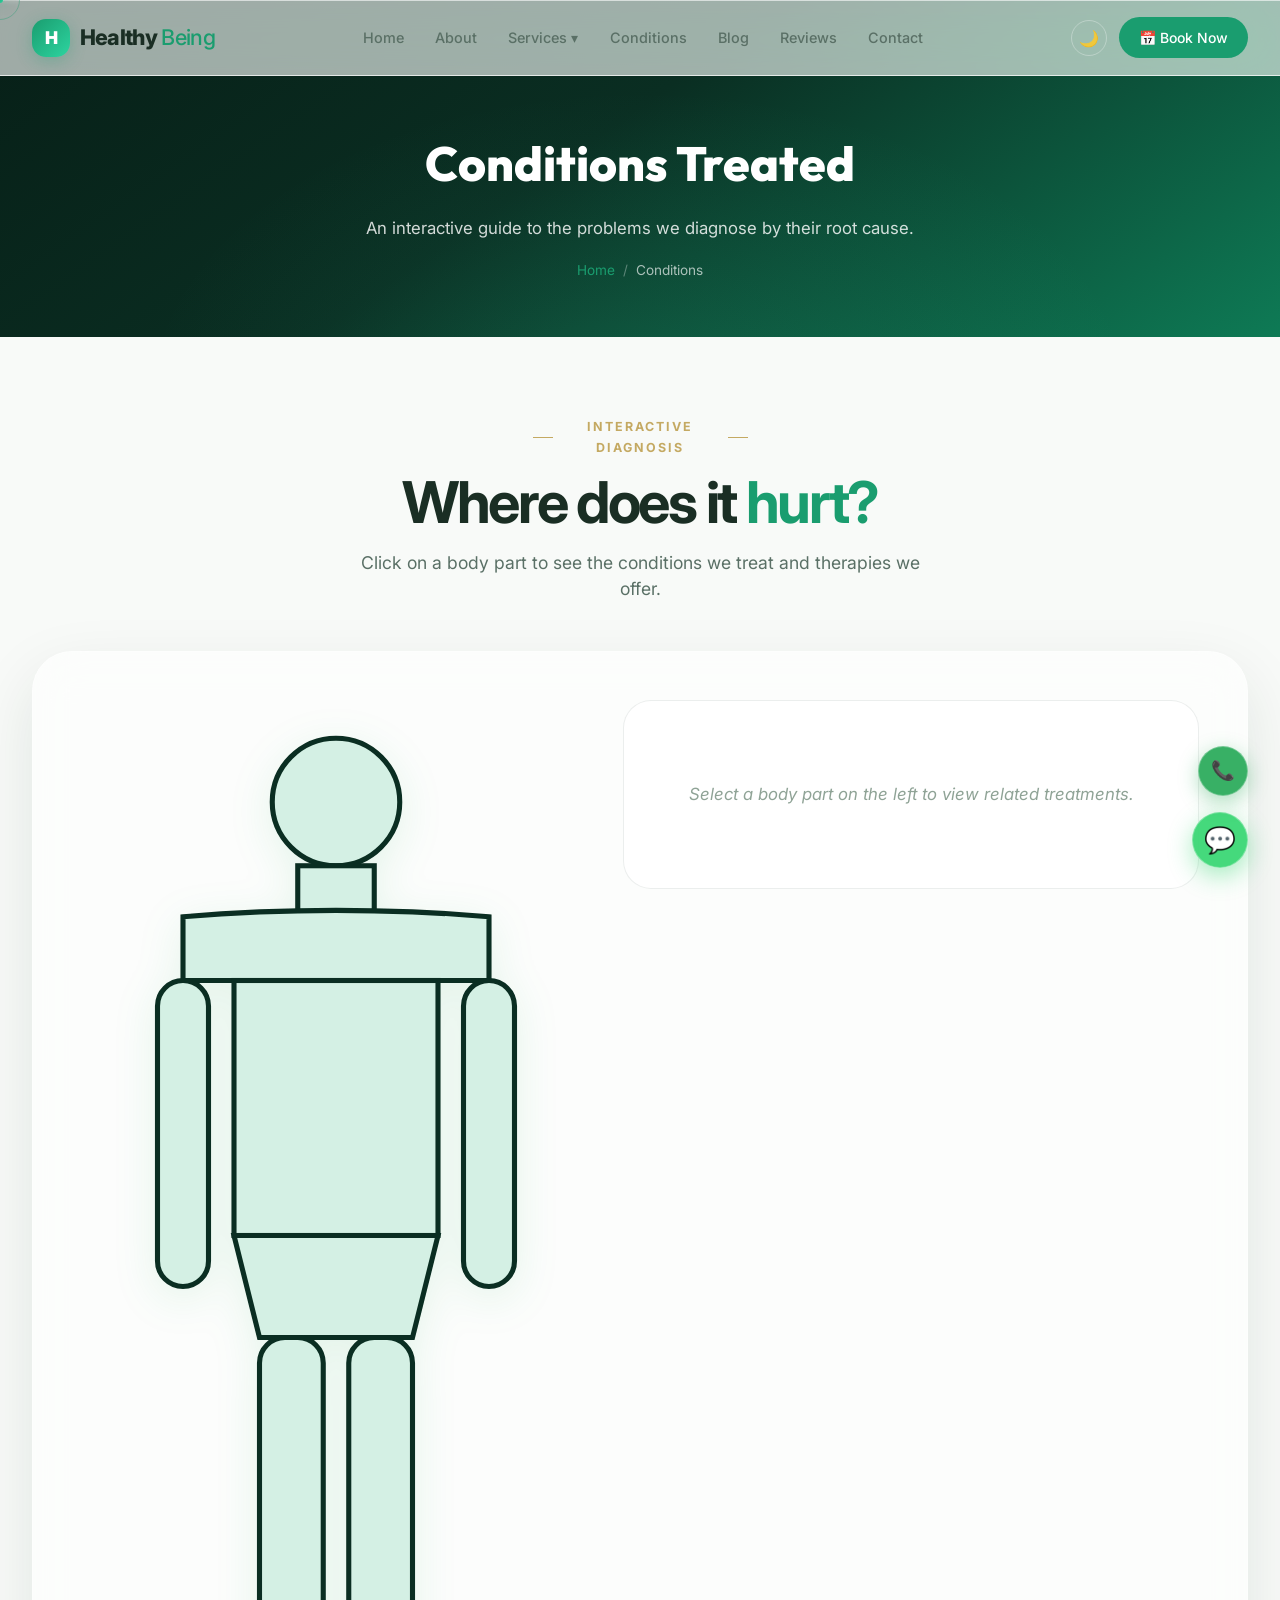
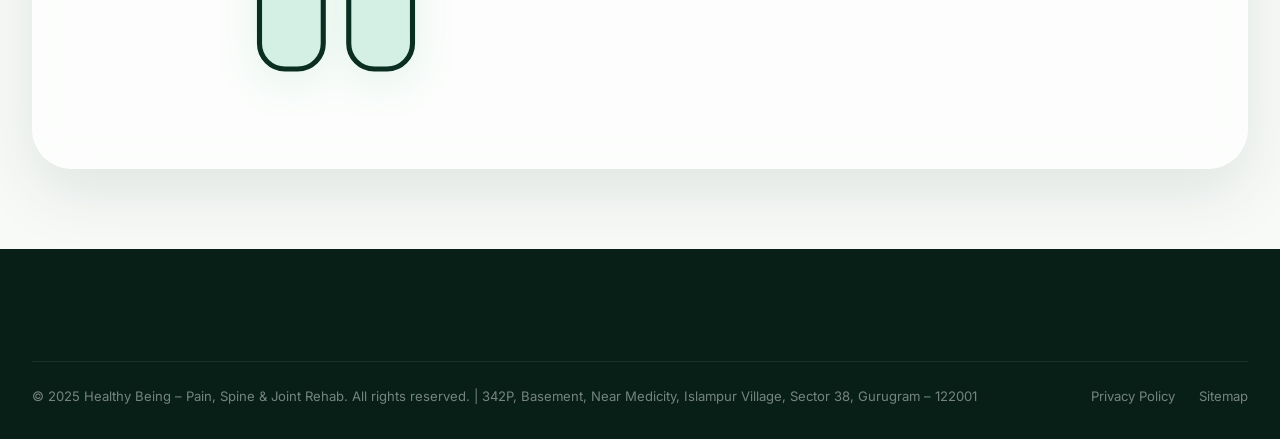
<file: conditions.html>
<!DOCTYPE html>
<html lang="en" data-theme="light">
<head>
  <meta charset="UTF-8"/>
  <meta name="viewport" content="width=device-width, initial-scale=1.0"/>
  <title>Conditions Treated | Healthy Being – Pain, Spine & Joint Rehab</title>
  <meta name="description" content="Explore the comprehensive list of conditions we treat organically including Spondylitis, Slip Disc, Parkinson's, Tinnitus & more at Healthy Being."/>
  <link rel="icon" href="data:image/svg+xml,<svg xmlns='http://www.w3.org/2000/svg' viewBox='0 0 100 100'><text y='.9em' font-size='90'>🏥</text></svg>"/>
  <link rel="stylesheet" href="css/style.css"/>
</head>
<body>

<!-- CURSOR -->
<div id="cursor-dot"></div>
<div id="cursor-ring"></div>

<!-- NAVBAR -->
<nav id="navbar">
  <div class="nav-inner">
    <a href="index.html" class="nav-logo">
      <div class="nav-logo-icon">H</div>
      <div class="nav-logo-text">Healthy <span>Being</span></div>
    </a>
    <ul class="nav-links">
      <li><a href="index.html">Home</a></li>
      <li><a href="about.html">About</a></li>
      <li class="nav-dropdown">
        <a href="services.html">Services ▾</a>
        <div class="nav-dropdown-menu">
          <a href="services.html#acupuncture">Acupuncture</a>
          <a href="services.html#physiotherapy">Physiotherapy</a>
          <a href="services.html">All Services →</a>
        </div>
      </li>
      <li><a href="conditions.html" class="active">Conditions</a></li>
      <li><a href="blog.html">Blog</a></li>
      <li><a href="testimonials.html">Reviews</a></li>
      <li><a href="contact.html">Contact</a></li>
    </ul>
    <div class="nav-actions">
      <button class="btn-theme" id="themeToggle" title="Toggle Dark/Light Mode">🌙</button>
      <a href="appointment.html" class="btn-nav-cta">📅 Book Now</a>
    </div>
    <div id="hamburger"><span></span><span></span><span></span></div>
  </div>
</nav>

<!-- ── PAGE HERO ── -->
<div class="page-hero">
  <h1>Conditions Treated</h1>
  <p>An interactive guide to the problems we diagnose by their root cause.</p>
  <div class="breadcrumb">
    <a href="index.html">Home</a> <span>/</span> Conditions
  </div>
</div>

<!-- ── INTERACTIVE BODY MAP SECTION ── -->
<section class="section">
  <div class="container">
    <div class="text-center">
      <div class="section-label">Interactive Diagnosis</div>
      <h2 class="section-title">Where does it <span class="accent">hurt?</span></h2>
      <p class="section-desc">Click on a body part to see the conditions we treat and therapies we offer.</p>
    </div>

    <div class="body-map-container">
      <div class="map-visual">
        <!-- Minimalistic SVG Body Map -->
        <svg viewBox="0 0 200 400" class="body-svg">
          <!-- Head -->
          <circle cx="100" cy="40" r="25" class="map-part" data-title="Head & Brain" data-desc="Neurological disorders, migraines, mental health, and sensory issues." data-treatments="Stroke Rehab, Parkinson's Support, Tinnitus, Insomnia, Migraine, Anxiety, Depression, Coma Rehab, Hearing Loss"/>
          <!-- Neck -->
          <rect x="85" y="65" width="30" height="20" class="map-part" data-title="Neck & Cervical Spine" data-desc="Neck pain, stiffness, and nerve compression." data-treatments="Cervical Spondylitis, Neck Pain, Whiplash, Posture Correction"/>
          <!-- Shoulders -->
          <path d="M 40 85 Q 100 80 160 85 L 160 110 L 40 110 Z" class="map-part" data-title="Shoulders & Upper Back" data-desc="Joint inflammation, muscle tension, and mobility issues." data-treatments="Frozen Shoulder, Thoracic Spondylitis, Muscle Strain"/>
          <!-- Arms & Hands -->
          <rect x="30" y="110" width="20" height="120" rx="10" class="map-part" data-title="Arms & Hands" data-desc="Nerve issues, joint pain, and numbness." data-treatments="Peripheral Neuropathy, Numbness, Tingling Sensation, Arthritis"/>
          <rect x="150" y="110" width="20" height="120" rx="10" class="map-part" data-title="Arms & Hands" data-desc="Nerve issues, joint pain, and numbness." data-treatments="Peripheral Neuropathy, Numbness, Tingling Sensation, Arthritis"/>
          <!-- Torso/Organs -->
          <rect x="60" y="110" width="80" height="100" class="map-part" data-title="Torso & Internal Organs" data-desc="Metabolic, gut, and hormonal issues." data-treatments="IBS, Leaky Gut, Diabetes Support, Thyroid, Heart & BP, Weight Management, Low Immunity"/>
          <!-- Lower Back / Pelvis -->
          <path d="M 60 210 L 140 210 L 130 250 L 70 250 Z" class="map-part" data-title="Lower Back & Pelvis" data-desc="Spine conditions, reproductive health, and chronic pain." data-treatments="Lumbar Spondylitis, Slip Disc, Herniation, Sciatica, PCOD/PCOS, Fertility (M/F), IVF Support"/>
          <!-- Legs -->
          <rect x="70" y="250" width="25" height="130" rx="10" class="map-part" data-title="Legs & Knees" data-desc="Joint wear, balance issues, and surgery avoidance." data-treatments="Knee Pain, Knee Replacement Avoidance, Osteoarthritis, Old Age Stability, Varicose Veins"/>
          <rect x="105" y="250" width="25" height="130" rx="10" class="map-part" data-title="Legs & Knees" data-desc="Joint wear, balance issues, and surgery avoidance." data-treatments="Knee Pain, Knee Replacement Avoidance, Osteoarthritis, Old Age Stability, Varicose Veins"/>
        </svg>
      </div>
      <div class="map-info">
        <div id="map-info-placeholder" class="map-info-placeholder">
          <em>Select a body part on the left to view related treatments.</em>
        </div>
        <div id="map-info-content" style="display:none;"></div>
      </div>
    </div>
  </div>
</section>

<!-- ── FOOTER ── -->
<footer>
  <div class="footer-bottom">
    <p>© 2025 Healthy Being – Pain, Spine & Joint Rehab. All rights reserved. | 342P, Basement, Near Medicity, Islampur Village, Sector 38, Gurugram – 122001</p>
    <div class="footer-bottom-links">
      <a href="privacy-policy.html">Privacy Policy</a>
      <a href="sitemap.xml">Sitemap</a>
    </div>
  </div>
</footer>

<!-- FLOATING BUTTONS -->
<a href="https://wa.me/919311642999" target="_blank" id="whatsapp-btn" title="Chat on WhatsApp">💬</a>
<a href="tel:+919311642999" id="call-btn" title="Call Us">📞</a>

<script src="js/main.js"></script>
</body>
</html>
</file>
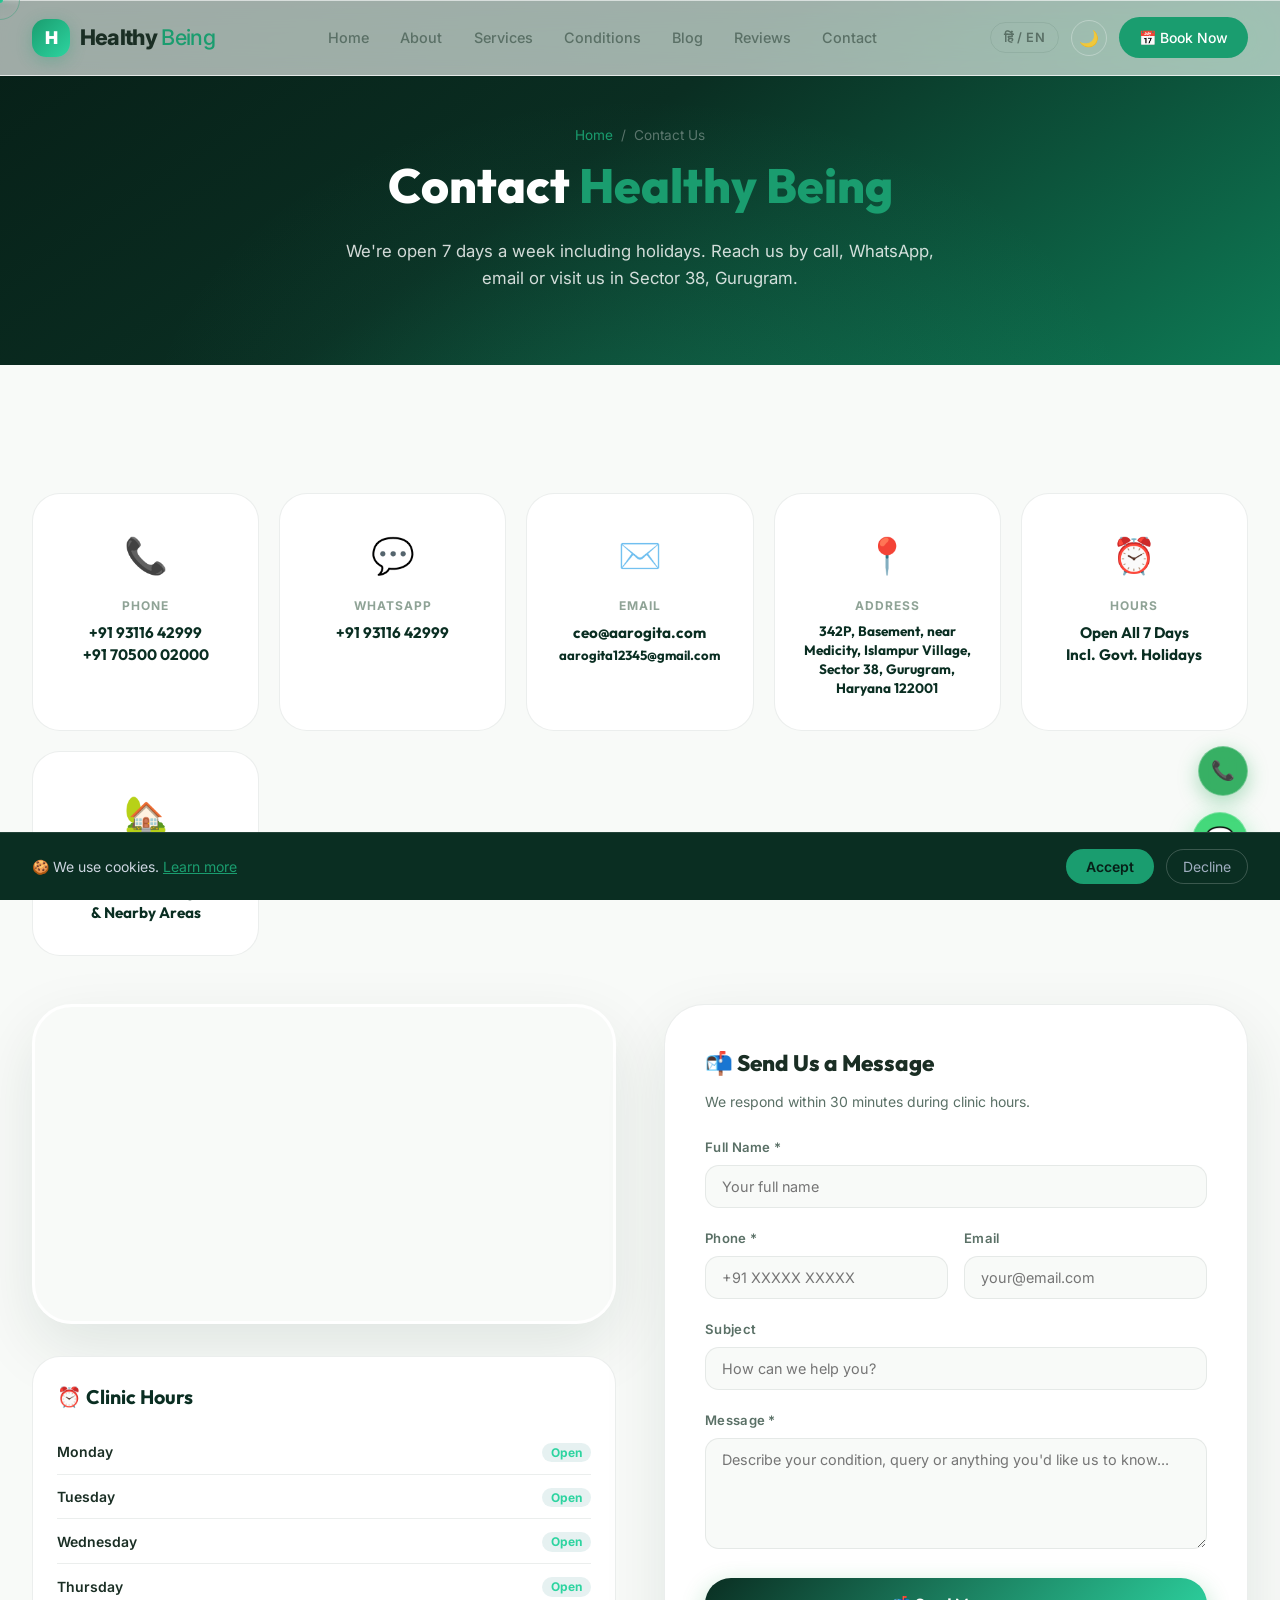
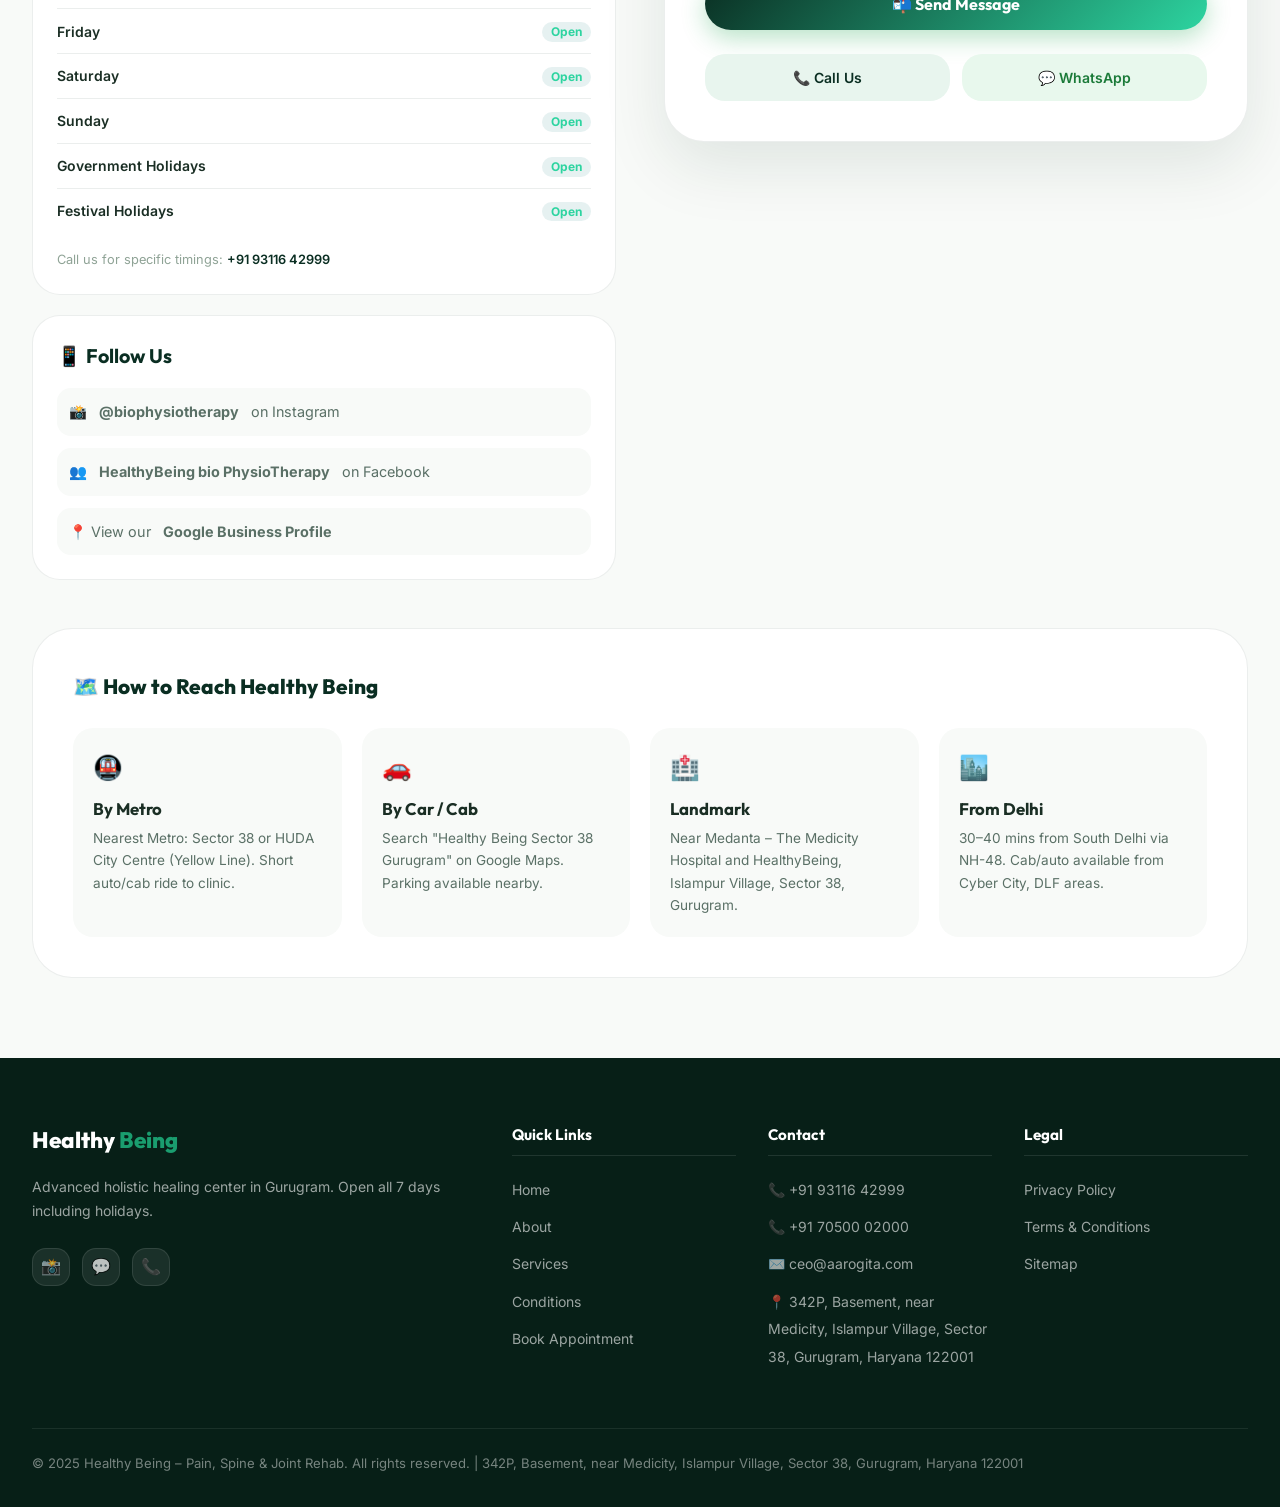
<file: contact.html>
<!DOCTYPE html>
<html lang="en" data-theme="light">
<head>
  <meta charset="UTF-8"/>
  <meta name="viewport" content="width=device-width, initial-scale=1.0"/>
  <title>Contact Healthy Being – Sector 38, Gurugram | +91 93116 42999</title>
  <meta name="description" content="Contact Healthy Being in Sector 38, Gurugram. Call +91 93116 42999 or +91 70500 02000. Open 7 days including holidays. Near Medanta. WhatsApp available."/>
  <link rel="canonical" href="https://healthybeing.in/contact.html"/>
  <link rel="icon" href="data:image/svg+xml,<svg xmlns='http://www.w3.org/2000/svg' viewBox='0 0 100 100'><text y='.9em' font-size='90'>🏥</text></svg>"/>
  <link rel="stylesheet" href="css/style.css"/>
  <style>
    .contact-hero-cards { display:grid;grid-template-columns:repeat(auto-fill,minmax(200px,1fr));gap:1.25rem;margin:3rem 0; }
    .chc { background:var(--white);border:1px solid var(--border);border-radius:var(--r-lg);padding:2rem 1.5rem;text-align:center;transition:var(--transition); }
    .chc:hover { transform:translateY(-4px);box-shadow:var(--shadow-md);border-color:var(--secondary); }
    .chc-icon { font-size:2.2rem;margin-bottom:0.75rem; }
    .chc-label { font-size:0.75rem;font-weight:700;color:var(--text-light);text-transform:uppercase;letter-spacing:1px;margin-bottom:0.4rem; }
    .chc-value { font-family:'Outfit',sans-serif;font-weight:700;color:var(--primary);font-size:0.95rem;line-height:1.4; }
    .chc-value a { color:inherit; }
    .contact-main-grid { display:grid;grid-template-columns:1fr 1fr;gap:3rem;align-items:start; }
    .contact-form-box { background:var(--white);border-radius:var(--r-xl);padding:2.5rem;box-shadow:var(--shadow-lg);border:1px solid var(--border); }
    .hours-table { width:100%;border-collapse:collapse;margin-top:1rem; }
    .hours-table tr { border-bottom:1px solid var(--border); }
    .hours-table tr:last-child { border-bottom:none; }
    .hours-table td { padding:0.65rem 0;font-size:0.875rem;color:var(--text-mid); }
    .hours-table td:first-child { font-weight:600;color:var(--text); }
    .hours-table td:last-child { text-align:right; }
    .open-badge { background:rgba(13,115,119,0.1);color:var(--accent);padding:0.15rem 0.55rem;border-radius:var(--r-full);font-size:0.75rem;font-weight:700; }
    @media(max-width:768px){.contact-main-grid{grid-template-columns:1fr;}}
  </style>
</head>
<body>
<div id="cursor-dot"></div><div id="cursor-ring"></div><div id="scroll-progress"></div>
<div id="loading-screen"><div class="loading-logo">Healthy <span>Being</span></div><div class="loading-bar-wrap"><div class="loading-bar"></div></div><p class="loading-text">Loading...</p></div>
<div id="cookie-bar"><p>🍪 We use cookies. <a href="privacy-policy.html">Learn more</a></p><div class="cookie-btns"><button class="btn-cookie-accept" id="cookieAccept">Accept</button><button class="btn-cookie-decline" id="cookieDecline">Decline</button></div></div>

<nav id="navbar">
  <div class="nav-inner">
    <a href="index.html" class="nav-logo"><div class="nav-logo-icon">H</div><div class="nav-logo-text">Healthy <span>Being</span></div></a>
    <ul class="nav-links">
      <li><a href="index.html">Home</a></li><li><a href="about.html">About</a></li><li><a href="services.html">Services</a></li><li><a href="conditions.html">Conditions</a></li><li><a href="blog.html">Blog</a></li><li><a href="testimonials.html">Reviews</a></li><li><a href="contact.html" class="active">Contact</a></li>
    </ul>
    <div class="nav-actions"><button class="btn-lang" id="langToggle">हिं / EN</button><button class="btn-theme" id="themeToggle">🌙</button><a href="appointment.html" class="btn-nav-cta">📅 Book Now</a></div>
    <div id="hamburger"><span></span><span></span><span></span></div>
  </div>
</nav>
<div id="menu-overlay"></div>
<div id="mobile-menu"><div class="mobile-menu-links"><a href="index.html">🏠 Home</a><a href="about.html">👩‍⚕️ About</a><a href="services.html">💊 Services</a><a href="conditions.html">🩺 Conditions</a><a href="blog.html">📝 Blog</a><a href="testimonials.html">⭐ Reviews</a><a href="appointment.html">📅 Book Appointment</a><a href="contact.html">📞 Contact</a></div></div>

<div class="page-hero">
  <div class="breadcrumb"><a href="index.html">Home</a><span>/</span><span>Contact Us</span></div>
  <h1>Contact <span style="color:var(--secondary)">Healthy Being</span></h1>
  <p>We're open 7 days a week including holidays. Reach us by call, WhatsApp, email or visit us in Sector 38, Gurugram.</p>
</div>

<section class="section" style="background:var(--cream)">
  <div class="container">
    <div class="contact-hero-cards">
      <div class="chc reveal"><div class="chc-icon">📞</div><div class="chc-label">Phone</div><div class="chc-value"><a href="tel:+919311642999">+91 93116 42999</a><br/><a href="tel:+917050002000">+91 70500 02000</a></div></div>
      <div class="chc reveal" style="transition-delay:.1s"><div class="chc-icon">💬</div><div class="chc-label">WhatsApp</div><div class="chc-value"><a href="https://wa.me/919311642999" target="_blank">+91 93116 42999</a></div></div>
      <div class="chc reveal" style="transition-delay:.2s"><div class="chc-icon">✉️</div><div class="chc-label">Email</div><div class="chc-value"><a href="mailto:ceo@aarogita.com">ceo@aarogita.com</a><br/><a href="mailto:aarogita12345@gmail.com" style="font-size:0.82rem;">aarogita12345@gmail.com</a></div></div>
      <div class="chc reveal" style="transition-delay:.3s"><div class="chc-icon">📍</div><div class="chc-label">Address</div><div class="chc-value" style="font-size:0.85rem;">342P, Basement, near Medicity, Islampur Village, Sector 38, Gurugram, Haryana 122001</div></div>
      <div class="chc reveal" style="transition-delay:.4s"><div class="chc-icon">⏰</div><div class="chc-label">Hours</div><div class="chc-value">Open All 7 Days<br/>Incl. Govt. Holidays</div></div>
      <div class="chc reveal" style="transition-delay:.5s"><div class="chc-icon">🏡</div><div class="chc-label">Home Visit</div><div class="chc-value">Available in Gurugram<br/>& Nearby Areas</div></div>
    </div>

    <div class="contact-main-grid">
      <div class="reveal-left">
        <!-- MAP -->
        <div class="map-wrap" style="height:320px;margin-bottom:2rem;">
          <iframe src="https://www.google.com/maps/embed?pb=!1m18!1m12!1m3!1d3507.8765432109!2d77.0266!3d28.4595!2m3!1f0!2f0!3f0!3m2!1i1024!2i768!4f13.1!3m3!1m2!1s0x390d18f3b6e3d7b9%3A0x2b76c4e8f9a12345!2sSector%2038%2C%20Gurugram%2C%20Haryana%20122001!5e0!3m2!1sen!2sin!4v1234567890" allowfullscreen="" loading="lazy" title="Healthy Being Location"></iframe>
        </div>
        <!-- HOURS -->
        <div style="background:var(--white);border-radius:var(--r-lg);padding:1.5rem;border:1px solid var(--border);">
          <h3 style="font-family:'Outfit',sans-serif;font-weight:700;color:var(--primary);margin-bottom:0.5rem;">⏰ Clinic Hours</h3>
          <table class="hours-table">
            <tr><td>Monday</td><td><span class="open-badge">Open</span></td></tr>
            <tr><td>Tuesday</td><td><span class="open-badge">Open</span></td></tr>
            <tr><td>Wednesday</td><td><span class="open-badge">Open</span></td></tr>
            <tr><td>Thursday</td><td><span class="open-badge">Open</span></td></tr>
            <tr><td>Friday</td><td><span class="open-badge">Open</span></td></tr>
            <tr><td>Saturday</td><td><span class="open-badge">Open</span></td></tr>
            <tr><td>Sunday</td><td><span class="open-badge">Open</span></td></tr>
            <tr><td>Government Holidays</td><td><span class="open-badge">Open</span></td></tr>
            <tr><td>Festival Holidays</td><td><span class="open-badge">Open</span></td></tr>
          </table>
          <p style="margin-top:1rem;font-size:0.8rem;color:var(--text-light);">Call us for specific timings: <a href="tel:+919311642999" style="color:var(--primary);font-weight:600;">+91 93116 42999</a></p>
        </div>
        <!-- SOCIAL -->
        <div style="background:var(--white);border-radius:var(--r-lg);padding:1.5rem;border:1px solid var(--border);margin-top:1.25rem;">
          <h3 style="font-family:'Outfit',sans-serif;font-weight:700;color:var(--primary);margin-bottom:1rem;">📱 Follow Us</h3>
          <div style="display:flex;flex-direction:column;gap:0.75rem;">
            <a href="https://instagram.com/biophysiotherapy" target="_blank" style="display:flex;align-items:center;gap:0.75rem;padding:0.75rem;background:var(--cream);border-radius:var(--r-sm);color:var(--text-mid);font-size:0.9rem;">📸 <strong>@biophysiotherapy</strong> on Instagram</a>
            <a href="https://facebook.com" target="_blank" style="display:flex;align-items:center;gap:0.75rem;padding:0.75rem;background:var(--cream);border-radius:var(--r-sm);color:var(--text-mid);font-size:0.9rem;">👥 <strong>HealthyBeing bio PhysioTherapy</strong> on Facebook</a>
            <a href="https://share.google/w5H9oS7P2W6dzjVcu" target="_blank" style="display:flex;align-items:center;gap:0.75rem;padding:0.75rem;background:var(--cream);border-radius:var(--r-sm);color:var(--text-mid);font-size:0.9rem;">📍 View our <strong>Google Business Profile</strong></a>
          </div>
        </div>
      </div>
      <div class="reveal-right">
        <form class="contact-form-box" id="contactForm" onsubmit="sendContact(event)">
          <h3 style="font-family:'Outfit',sans-serif;font-weight:800;font-size:1.4rem;color:var(--text);margin-bottom:0.5rem;">📬 Send Us a Message</h3>
          <p style="font-size:0.875rem;color:var(--text-mid);margin-bottom:1.5rem;">We respond within 30 minutes during clinic hours.</p>
          <div class="form-group"><label for="cName">Full Name *</label><input type="text" id="cName" placeholder="Your full name" required/></div>
          <div class="form-grid-2">
            <div class="form-group"><label for="cPhone">Phone *</label><input type="tel" id="cPhone" placeholder="+91 XXXXX XXXXX" required/></div>
            <div class="form-group"><label for="cEmail">Email</label><input type="email" id="cEmail" placeholder="your@email.com"/></div>
          </div>
          <div class="form-group"><label for="cSubject">Subject</label><input type="text" id="cSubject" placeholder="How can we help you?"/></div>
          <div class="form-group"><label for="cMessage">Message *</label><textarea id="cMessage" rows="5" placeholder="Describe your condition, query or anything you'd like us to know..." required></textarea></div>
          <button type="submit" class="btn-submit">📬 Send Message</button>
          <div style="margin-top:1.5rem;display:grid;grid-template-columns:1fr 1fr;gap:0.75rem;">
            <a href="tel:+919311642999" style="display:flex;align-items:center;justify-content:center;gap:0.5rem;padding:0.75rem;background:var(--primary-pale);border-radius:var(--r-md);font-weight:600;font-size:0.875rem;color:var(--primary);">📞 Call Us</a>
            <a href="https://wa.me/919311642999" target="_blank" style="display:flex;align-items:center;justify-content:center;gap:0.5rem;padding:0.75rem;background:#e8f8ed;border-radius:var(--r-md);font-weight:600;font-size:0.875rem;color:#1a7a38;">💬 WhatsApp</a>
          </div>
        </form>
      </div>
    </div>

    <!-- HOW TO REACH -->
    <div style="margin-top:3rem;background:var(--white);border-radius:var(--r-xl);padding:2.5rem;border:1px solid var(--border);" class="reveal">
      <h3 style="font-family:'Outfit',sans-serif;font-weight:800;font-size:1.3rem;color:var(--primary);margin-bottom:1.5rem;">🗺️ How to Reach Healthy Being</h3>
      <div style="display:grid;grid-template-columns:repeat(auto-fill,minmax(220px,1fr));gap:1.25rem;">
        <div style="padding:1.25rem;background:var(--cream);border-radius:var(--r-md);"><div style="font-size:1.5rem;margin-bottom:0.5rem;">🚇</div><h4 style="font-family:'Outfit',sans-serif;font-weight:700;color:var(--text);margin-bottom:0.25rem;">By Metro</h4><p style="font-size:0.85rem;color:var(--text-mid);">Nearest Metro: Sector 38 or HUDA City Centre (Yellow Line). Short auto/cab ride to clinic.</p></div>
        <div style="padding:1.25rem;background:var(--cream);border-radius:var(--r-md);"><div style="font-size:1.5rem;margin-bottom:0.5rem;">🚗</div><h4 style="font-family:'Outfit',sans-serif;font-weight:700;color:var(--text);margin-bottom:0.25rem;">By Car / Cab</h4><p style="font-size:0.85rem;color:var(--text-mid);">Search "Healthy Being Sector 38 Gurugram" on Google Maps. Parking available nearby.</p></div>
        <div style="padding:1.25rem;background:var(--cream);border-radius:var(--r-md);"><div style="font-size:1.5rem;margin-bottom:0.5rem;">🏥</div><h4 style="font-family:'Outfit',sans-serif;font-weight:700;color:var(--text);margin-bottom:0.25rem;">Landmark</h4><p style="font-size:0.85rem;color:var(--text-mid);">Near Medanta – The Medicity Hospital and HealthyBeing, Islampur Village, Sector 38, Gurugram.</p></div>
        <div style="padding:1.25rem;background:var(--cream);border-radius:var(--r-md);"><div style="font-size:1.5rem;margin-bottom:0.5rem;">🏙️</div><h4 style="font-family:'Outfit',sans-serif;font-weight:700;color:var(--text);margin-bottom:0.25rem;">From Delhi</h4><p style="font-size:0.85rem;color:var(--text-mid);">30–40 mins from South Delhi via NH-48. Cab/auto available from Cyber City, DLF areas.</p></div>
      </div>
    </div>
  </div>
</section>

<footer>
  <div class="footer-grid">
    <div><div class="footer-logo">Healthy <span>Being</span></div><p class="footer-desc">Advanced holistic healing center in Gurugram. Open all 7 days including holidays.</p><div class="footer-social"><a href="https://instagram.com/biophysiotherapy" target="_blank" class="social-icon">📸</a><a href="https://wa.me/919311642999" target="_blank" class="social-icon">💬</a><a href="tel:+919311642999" class="social-icon">📞</a></div></div>
    <div class="footer-col"><h4>Quick Links</h4><ul><li><a href="index.html">Home</a></li><li><a href="about.html">About</a></li><li><a href="services.html">Services</a></li><li><a href="conditions.html">Conditions</a></li><li><a href="appointment.html">Book Appointment</a></li></ul></div>
    <div class="footer-col"><h4>Contact</h4><ul><li><a href="tel:+919311642999">📞 +91 93116 42999</a></li><li><a href="tel:+917050002000">📞 +91 70500 02000</a></li><li><a href="mailto:ceo@aarogita.com">✉️ ceo@aarogita.com</a></li><li><a href="#">📍 342P, Basement, near Medicity, Islampur Village, Sector 38, Gurugram, Haryana 122001</a></li></ul></div>
    <div class="footer-col"><h4>Legal</h4><ul><li><a href="privacy-policy.html">Privacy Policy</a></li><li><a href="terms.html">Terms & Conditions</a></li><li><a href="sitemap.xml">Sitemap</a></li></ul></div>
  </div>
  <div class="footer-bottom"><p>© 2025 Healthy Being – Pain, Spine & Joint Rehab. All rights reserved. | 342P, Basement, near Medicity, Islampur Village, Sector 38, Gurugram, Haryana 122001</p></div>
</footer>

<a href="https://wa.me/919311642999" target="_blank" id="whatsapp-btn">💬</a>
<a href="tel:+919311642999" id="call-btn">📞</a>
<button id="back-to-top" onclick="window.scrollTo({top:0,behavior:'smooth'})">↑</button>
<div id="toast"></div>
<script src="js/main.js"></script>
<script>
function sendContact(e){
  e.preventDefault();
  const name=document.getElementById('cName').value;
  const phone=document.getElementById('cPhone').value;
  const subject=document.getElementById('cSubject').value||'General Query';
  const msg=document.getElementById('cMessage').value;
  const wa=encodeURIComponent(`Hello Healthy Being!\n\nName: ${name}\nPhone: ${phone}\nSubject: ${subject}\nMessage: ${msg}`);
  window.open(`https://wa.me/919311642999?text=${wa}`,'_blank');
  const t=document.getElementById('toast');
  if(t){t.textContent='✅ Redirecting to WhatsApp! We\'ll respond shortly.';t.style.transform='translateX(-50%) translateY(0)';setTimeout(()=>t.style.transform='translateX(-50%) translateY(80px)',4000);}
  e.target.reset();
}
</script>
</body>
</html>
</file>
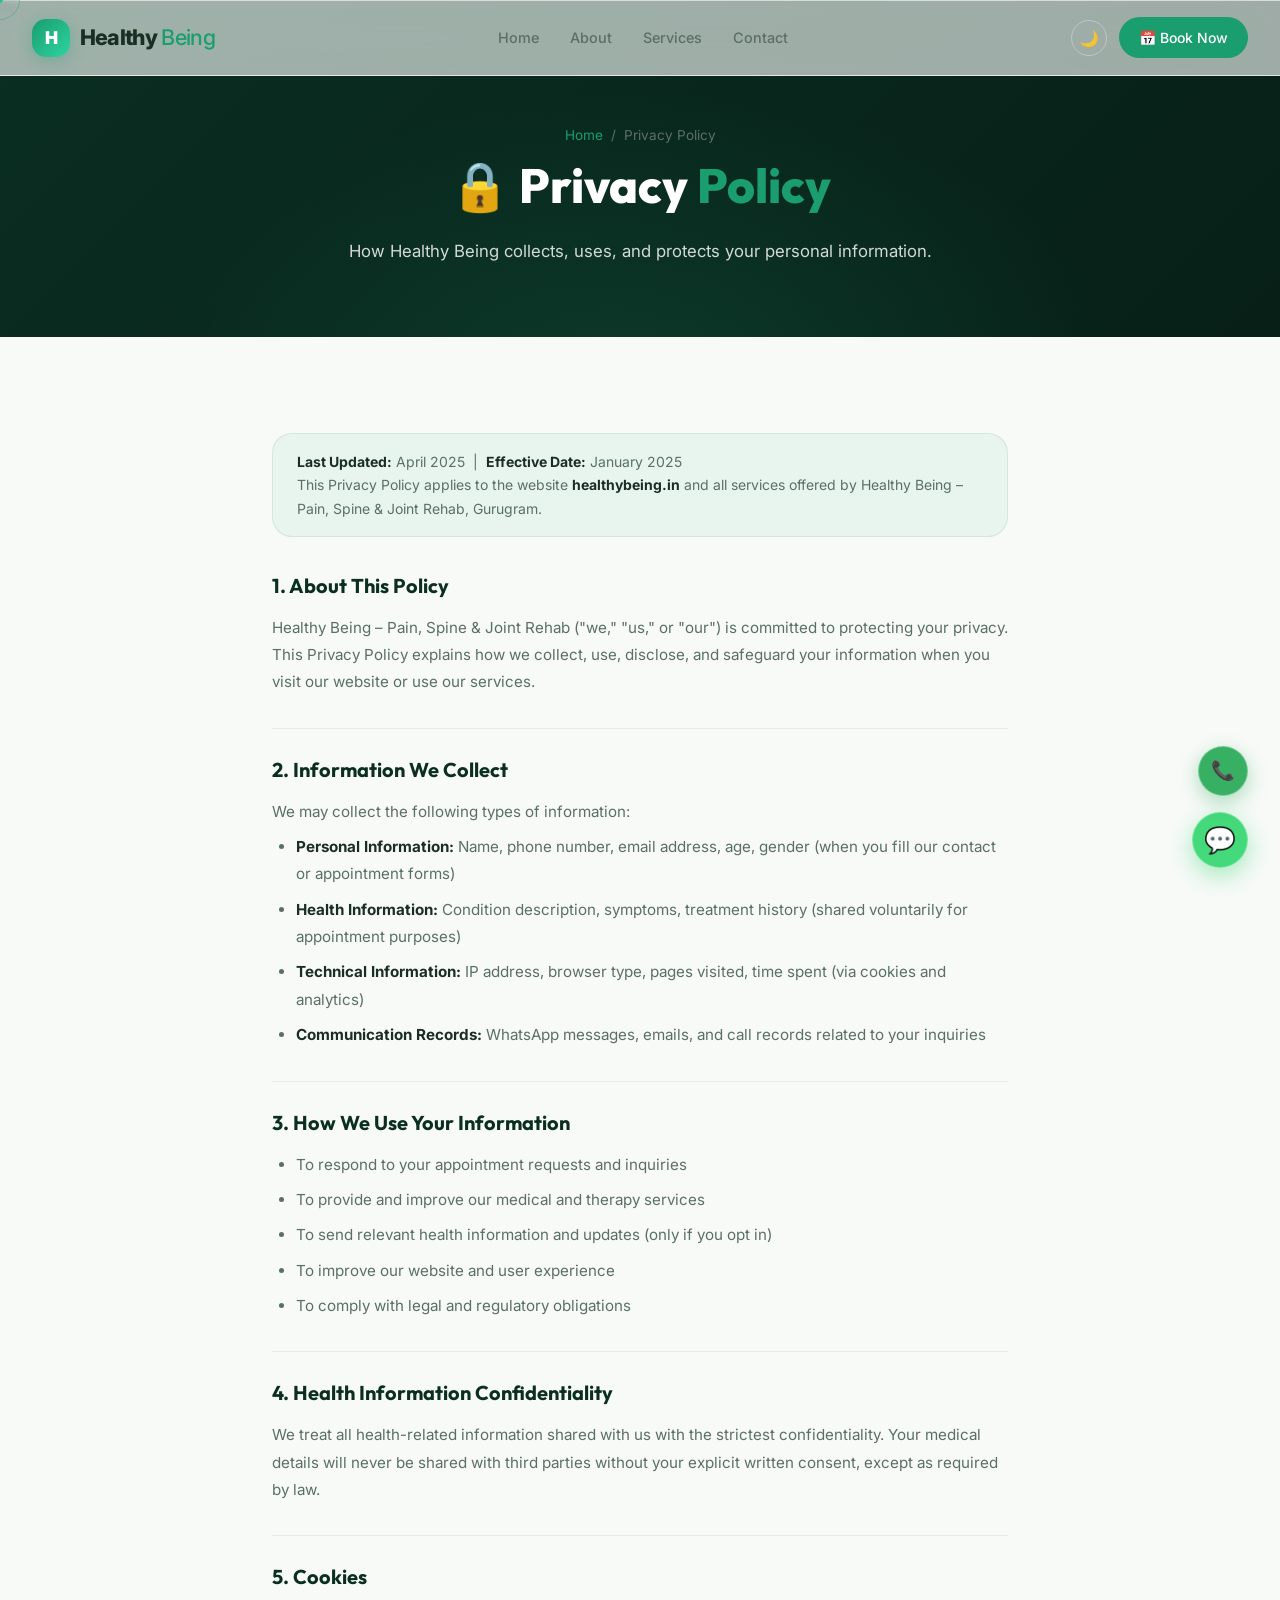
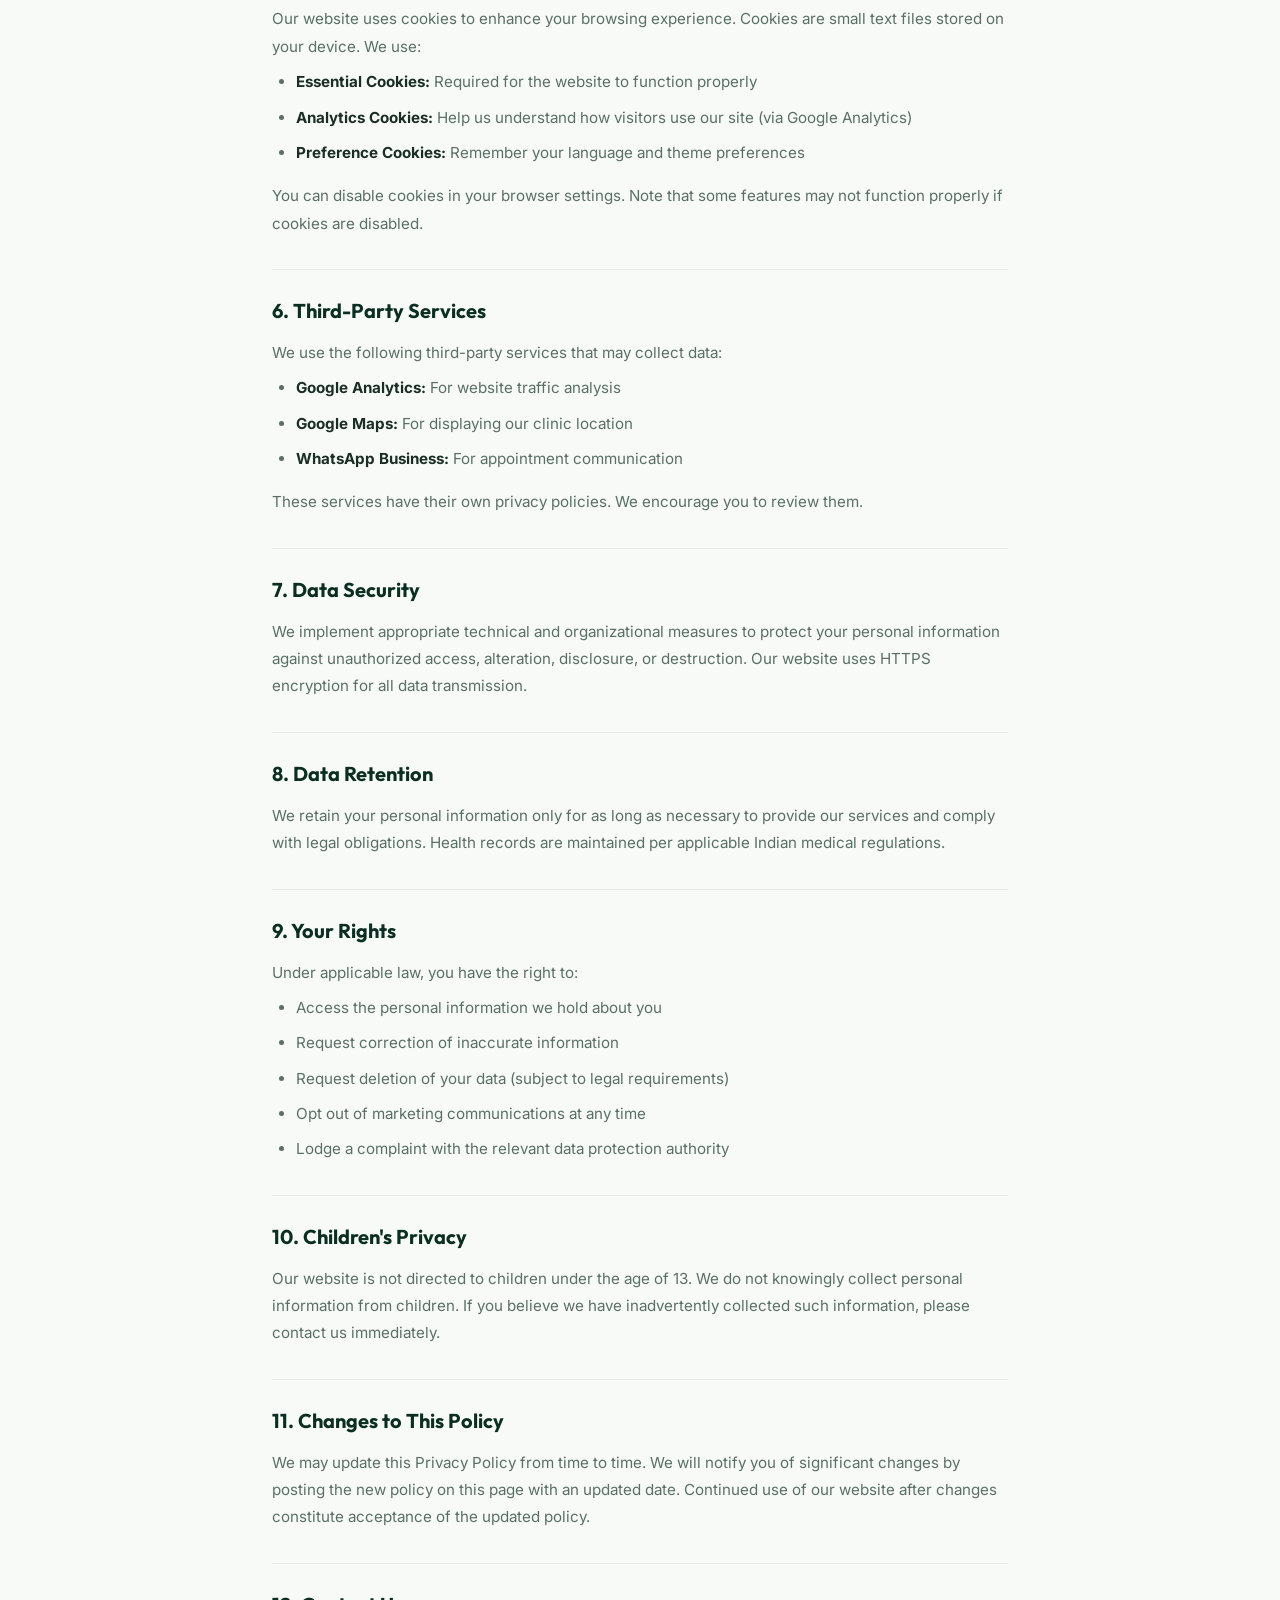
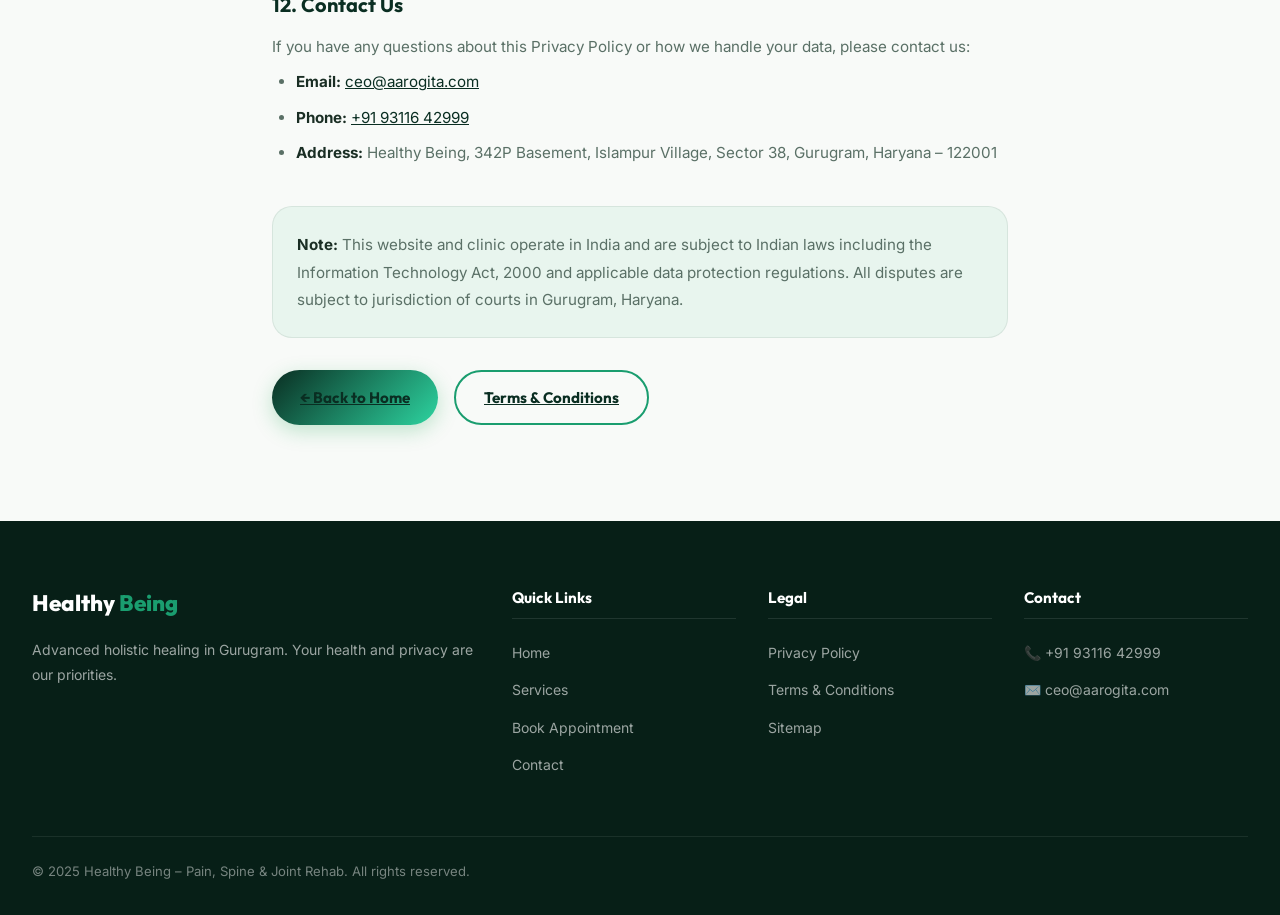
<file: privacy-policy.html>
<!DOCTYPE html>
<html lang="en" data-theme="light">
<head>
  <meta charset="UTF-8"/><meta name="viewport" content="width=device-width, initial-scale=1.0"/>
  <title>Privacy Policy – Healthy Being Gurugram</title>
  <meta name="description" content="Privacy Policy for Healthy Being – Pain, Spine & Joint Rehab, Gurugram. How we collect, use and protect your personal information."/>
  <link rel="icon" href="data:image/svg+xml,<svg xmlns='http://www.w3.org/2000/svg' viewBox='0 0 100 100'><text y='.9em' font-size='90'>🏥</text></svg>"/>
  <link rel="stylesheet" href="css/style.css"/>
  <style>
    .policy-body{max-width:800px;margin:0 auto;padding:3rem 2rem;}
    .policy-body h2{font-family:'Outfit',sans-serif;font-weight:700;font-size:1.25rem;color:var(--primary);margin:2rem 0 0.75rem;padding-top:1.5rem;border-top:1px solid var(--border);}
    .policy-body h2:first-of-type{border-top:none;padding-top:0;}
    .policy-body p,.policy-body li{font-size:0.95rem;color:var(--text-mid);line-height:1.8;margin-bottom:0.5rem;}
    .policy-body ul{padding-left:1.5rem;margin-bottom:1rem;}
    .policy-body ul li{list-style:disc;}
    .policy-body strong{color:var(--text);}
    .policy-body a{color:var(--primary);text-decoration:underline;}
    .policy-date{background:var(--primary-pale);border:1px solid var(--border);border-radius:var(--r-md);padding:1rem 1.5rem;margin-bottom:2rem;font-size:0.875rem;color:var(--text-mid);}
  </style>
</head>
<body>
<div id="cursor-dot"></div><div id="cursor-ring"></div><div id="scroll-progress"></div>
<div id="loading-screen"><div class="loading-logo">Healthy <span>Being</span></div><div class="loading-bar-wrap"><div class="loading-bar"></div></div><p class="loading-text">Loading...</p></div>

<nav id="navbar">
  <div class="nav-inner">
    <a href="index.html" class="nav-logo"><div class="nav-logo-icon">H</div><div class="nav-logo-text">Healthy <span>Being</span></div></a>
    <ul class="nav-links"><li><a href="index.html">Home</a></li><li><a href="about.html">About</a></li><li><a href="services.html">Services</a></li><li><a href="contact.html">Contact</a></li></ul>
    <div class="nav-actions"><button class="btn-theme" id="themeToggle">🌙</button><a href="appointment.html" class="btn-nav-cta">📅 Book Now</a></div>
    <div id="hamburger"><span></span><span></span><span></span></div>
  </div>
</nav>
<div id="menu-overlay"></div>
<div id="mobile-menu"><div class="mobile-menu-links"><a href="index.html">🏠 Home</a><a href="services.html">💊 Services</a><a href="appointment.html">📅 Book Appointment</a><a href="contact.html">📞 Contact</a></div></div>

<div class="page-hero" style="background:linear-gradient(135deg,var(--primary),var(--dark));">
  <div class="breadcrumb"><a href="index.html">Home</a><span>/</span><span>Privacy Policy</span></div>
  <h1>🔒 Privacy <span style="color:var(--secondary)">Policy</span></h1>
  <p>How Healthy Being collects, uses, and protects your personal information.</p>
</div>

<section style="background:var(--cream);padding:3rem 2rem;">
  <div class="policy-body">
    <div class="policy-date">
      <strong>Last Updated:</strong> April 2025 &nbsp;|&nbsp; <strong>Effective Date:</strong> January 2025<br/>
      This Privacy Policy applies to the website <strong>healthybeing.in</strong> and all services offered by Healthy Being – Pain, Spine & Joint Rehab, Gurugram.
    </div>

    <h2>1. About This Policy</h2>
    <p>Healthy Being – Pain, Spine & Joint Rehab ("we," "us," or "our") is committed to protecting your privacy. This Privacy Policy explains how we collect, use, disclose, and safeguard your information when you visit our website or use our services.</p>

    <h2>2. Information We Collect</h2>
    <p>We may collect the following types of information:</p>
    <ul>
      <li><strong>Personal Information:</strong> Name, phone number, email address, age, gender (when you fill our contact or appointment forms)</li>
      <li><strong>Health Information:</strong> Condition description, symptoms, treatment history (shared voluntarily for appointment purposes)</li>
      <li><strong>Technical Information:</strong> IP address, browser type, pages visited, time spent (via cookies and analytics)</li>
      <li><strong>Communication Records:</strong> WhatsApp messages, emails, and call records related to your inquiries</li>
    </ul>

    <h2>3. How We Use Your Information</h2>
    <ul>
      <li>To respond to your appointment requests and inquiries</li>
      <li>To provide and improve our medical and therapy services</li>
      <li>To send relevant health information and updates (only if you opt in)</li>
      <li>To improve our website and user experience</li>
      <li>To comply with legal and regulatory obligations</li>
    </ul>

    <h2>4. Health Information Confidentiality</h2>
    <p>We treat all health-related information shared with us with the strictest confidentiality. Your medical details will never be shared with third parties without your explicit written consent, except as required by law.</p>

    <h2>5. Cookies</h2>
    <p>Our website uses cookies to enhance your browsing experience. Cookies are small text files stored on your device. We use:</p>
    <ul>
      <li><strong>Essential Cookies:</strong> Required for the website to function properly</li>
      <li><strong>Analytics Cookies:</strong> Help us understand how visitors use our site (via Google Analytics)</li>
      <li><strong>Preference Cookies:</strong> Remember your language and theme preferences</li>
    </ul>
    <p>You can disable cookies in your browser settings. Note that some features may not function properly if cookies are disabled.</p>

    <h2>6. Third-Party Services</h2>
    <p>We use the following third-party services that may collect data:</p>
    <ul>
      <li><strong>Google Analytics:</strong> For website traffic analysis</li>
      <li><strong>Google Maps:</strong> For displaying our clinic location</li>
      <li><strong>WhatsApp Business:</strong> For appointment communication</li>
    </ul>
    <p>These services have their own privacy policies. We encourage you to review them.</p>

    <h2>7. Data Security</h2>
    <p>We implement appropriate technical and organizational measures to protect your personal information against unauthorized access, alteration, disclosure, or destruction. Our website uses HTTPS encryption for all data transmission.</p>

    <h2>8. Data Retention</h2>
    <p>We retain your personal information only for as long as necessary to provide our services and comply with legal obligations. Health records are maintained per applicable Indian medical regulations.</p>

    <h2>9. Your Rights</h2>
    <p>Under applicable law, you have the right to:</p>
    <ul>
      <li>Access the personal information we hold about you</li>
      <li>Request correction of inaccurate information</li>
      <li>Request deletion of your data (subject to legal requirements)</li>
      <li>Opt out of marketing communications at any time</li>
      <li>Lodge a complaint with the relevant data protection authority</li>
    </ul>

    <h2>10. Children's Privacy</h2>
    <p>Our website is not directed to children under the age of 13. We do not knowingly collect personal information from children. If you believe we have inadvertently collected such information, please contact us immediately.</p>

    <h2>11. Changes to This Policy</h2>
    <p>We may update this Privacy Policy from time to time. We will notify you of significant changes by posting the new policy on this page with an updated date. Continued use of our website after changes constitute acceptance of the updated policy.</p>

    <h2>12. Contact Us</h2>
    <p>If you have any questions about this Privacy Policy or how we handle your data, please contact us:</p>
    <ul>
      <li><strong>Email:</strong> <a href="mailto:ceo@aarogita.com">ceo@aarogita.com</a></li>
      <li><strong>Phone:</strong> <a href="tel:+919311642999">+91 93116 42999</a></li>
      <li><strong>Address:</strong> Healthy Being, 342P Basement, Islampur Village, Sector 38, Gurugram, Haryana – 122001</li>
    </ul>

    <div style="margin-top:2.5rem;padding:1.5rem;background:var(--primary-pale);border-radius:var(--r-md);border:1px solid var(--border);">
      <p style="margin:0;"><strong>Note:</strong> This website and clinic operate in India and are subject to Indian laws including the Information Technology Act, 2000 and applicable data protection regulations. All disputes are subject to jurisdiction of courts in Gurugram, Haryana.</p>
    </div>

    <div style="margin-top:2rem;display:flex;gap:1rem;flex-wrap:wrap;">
      <a href="index.html" class="btn-primary">← Back to Home</a>
      <a href="terms.html" class="btn-secondary">Terms & Conditions</a>
    </div>
  </div>
</section>

<footer>
  <div class="footer-grid">
    <div><div class="footer-logo">Healthy <span>Being</span></div><p class="footer-desc">Advanced holistic healing in Gurugram. Your health and privacy are our priorities.</p></div>
    <div class="footer-col"><h4>Quick Links</h4><ul><li><a href="index.html">Home</a></li><li><a href="services.html">Services</a></li><li><a href="appointment.html">Book Appointment</a></li><li><a href="contact.html">Contact</a></li></ul></div>
    <div class="footer-col"><h4>Legal</h4><ul><li><a href="privacy-policy.html">Privacy Policy</a></li><li><a href="terms.html">Terms & Conditions</a></li><li><a href="sitemap.xml">Sitemap</a></li></ul></div>
    <div class="footer-col"><h4>Contact</h4><ul><li><a href="tel:+919311642999">📞 +91 93116 42999</a></li><li><a href="mailto:ceo@aarogita.com">✉️ ceo@aarogita.com</a></li></ul></div>
  </div>
  <div class="footer-bottom"><p>© 2025 Healthy Being – Pain, Spine & Joint Rehab. All rights reserved.</p></div>
</footer>
<a href="https://wa.me/919311642999" target="_blank" id="whatsapp-btn">💬</a>
<a href="tel:+919311642999" id="call-btn">📞</a>
<button id="back-to-top" onclick="window.scrollTo({top:0,behavior:'smooth'})">↑</button>
<div id="toast"></div>
<script src="js/main.js"></script>
</body>
</html>
</file>
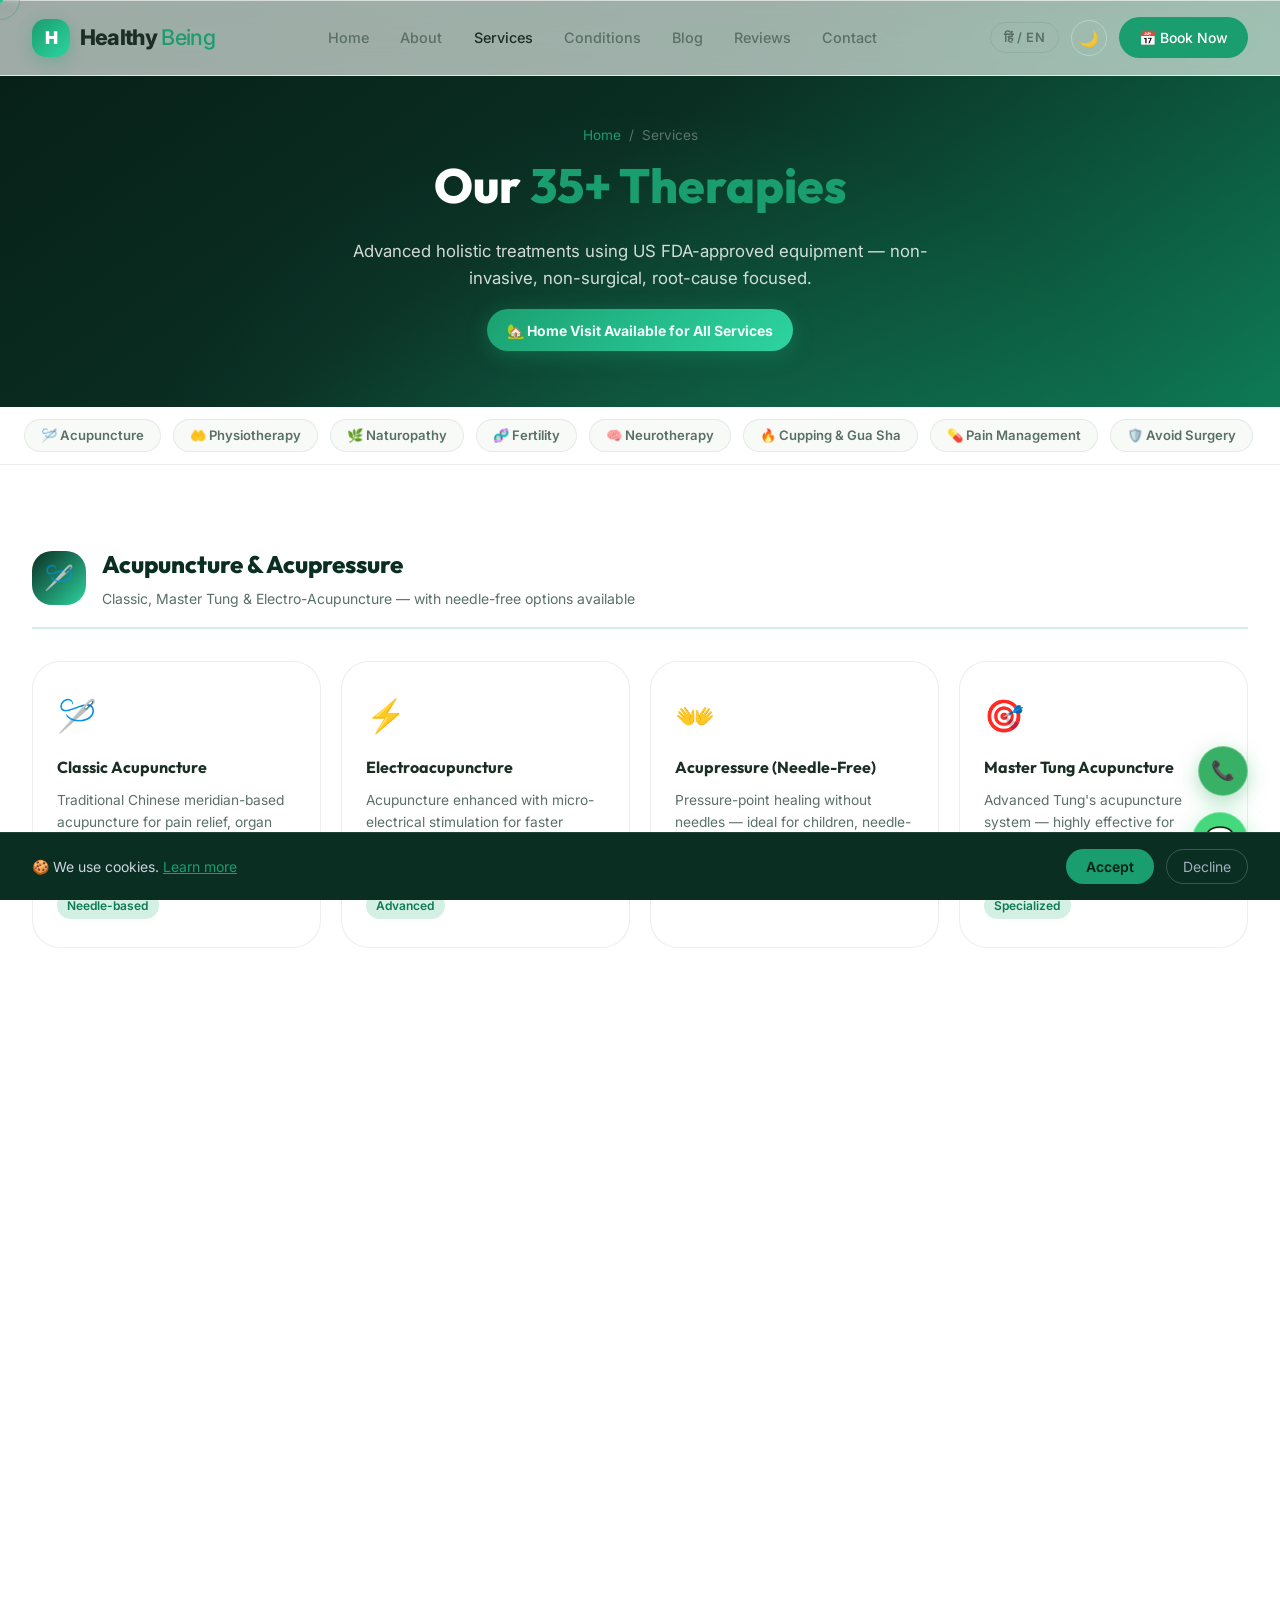
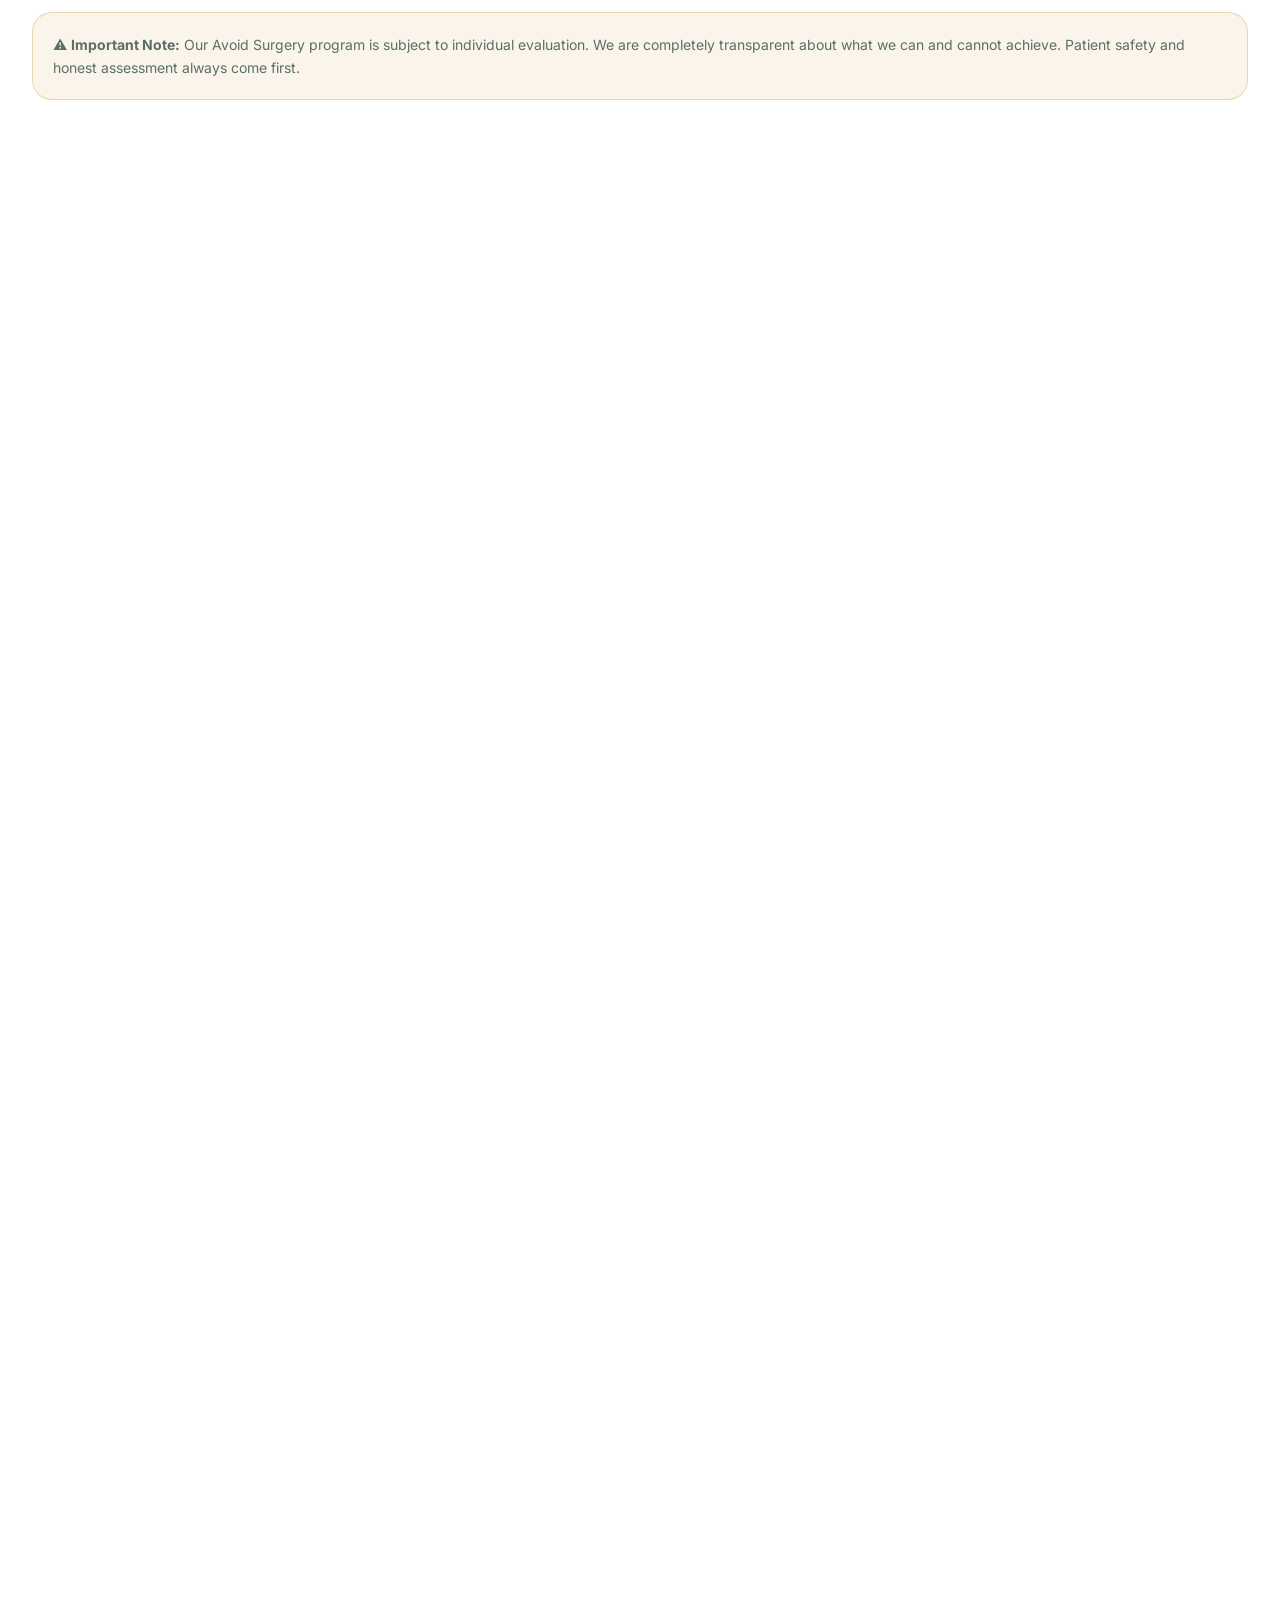
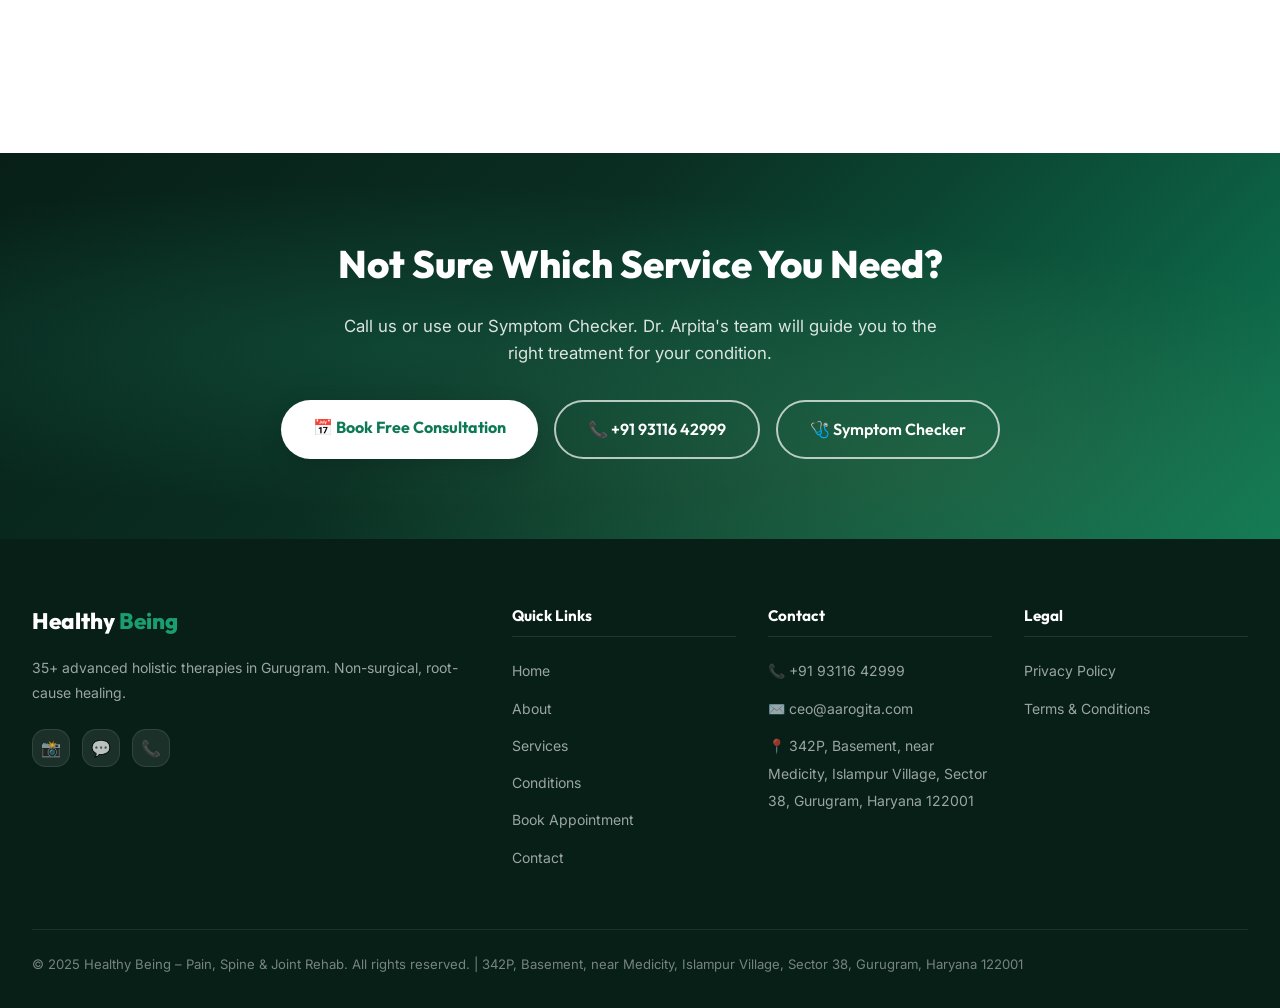
<file: services.html>
<!DOCTYPE html>
<html lang="en" data-theme="light">
<head>
  <meta charset="UTF-8"/>
  <meta name="viewport" content="width=device-width, initial-scale=1.0"/>
  <title>Services – Healthy Being Gurugram | Acupuncture, Physiotherapy, Naturopathy & 35+ Therapies</title>
  <meta name="description" content="35+ advanced holistic therapies at Healthy Being Gurugram. Acupuncture, Physiotherapy, Naturopathy, Fertility Support, Neurotherapy, Fire Cupping, Biofeedback & more. Near Medanta, Sector 38."/>
  <link rel="canonical" href="https://healthybeing.in/services.html"/>
  <link rel="icon" href="data:image/svg+xml,<svg xmlns='http://www.w3.org/2000/svg' viewBox='0 0 100 100'><text y='.9em' font-size='90'>🏥</text></svg>"/>
  <link rel="stylesheet" href="css/style.css"/>
  <style>
    .service-section-block { margin-bottom:4rem; scroll-margin-top:90px; }
    .service-section-header { display:flex; align-items:center; gap:1rem; margin-bottom:2rem; padding-bottom:1rem; border-bottom:2px solid var(--secondary-light); }
    .service-section-icon { width:54px;height:54px;border-radius:var(--r-md);background:linear-gradient(135deg,var(--primary),var(--accent));display:flex;align-items:center;justify-content:center;font-size:1.5rem;flex-shrink:0; }
    .service-section-header h2 { font-family:'Outfit',sans-serif;font-weight:800;font-size:1.5rem;color:var(--primary); }
    .service-section-header p { font-size:0.875rem;color:var(--text-mid);margin-top:0.2rem; }
    .service-detail-grid { display:grid;grid-template-columns:repeat(auto-fill,minmax(280px,1fr));gap:1.25rem; }
    .sdg-card { background:var(--white);border:1px solid var(--border);border-radius:var(--r-lg);padding:1.75rem 1.5rem;transition:var(--transition);position:relative;overflow:hidden; }
    .sdg-card::after { content:'';position:absolute;bottom:0;left:0;right:0;height:3px;background:linear-gradient(90deg,var(--secondary),var(--gold));transform:scaleX(0);transition:transform 0.35s ease;transform-origin:left; }
    .sdg-card:hover { transform:translateY(-5px);box-shadow:var(--shadow-lg);border-color:var(--secondary); }
    .sdg-card:hover::after { transform:scaleX(1); }
    .sdg-icon { font-size:2rem;margin-bottom:0.75rem; }
    .sdg-card h3 { font-family:'Outfit',sans-serif;font-weight:700;font-size:1rem;color:var(--text);margin-bottom:0.5rem; }
    .sdg-card p { font-size:0.86rem;color:var(--text-mid);line-height:1.65; }
    .sdg-tag { display:inline-block;margin-top:0.75rem;background:var(--secondary-light);color:var(--secondary-dark);padding:0.25rem 0.65rem;border-radius:var(--r-full);font-size:0.75rem;font-weight:600; }
    .service-nav { position:sticky;top:76px;z-index:100;background:var(--white);border-bottom:1px solid var(--border);padding:0.75rem 1.5rem; }
    .service-nav-inner { max-width:1300px;margin:0 auto;display:flex;gap:0.75rem;overflow-x:auto;-webkit-overflow-scrolling:touch;scrollbar-width:none; }
    .service-nav-inner::-webkit-scrollbar { display:none; }
    .snav-btn { flex-shrink:0;padding:0.45rem 1rem;border-radius:var(--r-full);border:1.5px solid var(--border);font-size:0.82rem;font-weight:600;color:var(--text-mid);background:var(--cream);transition:var(--transition-fast);white-space:nowrap; }
    .snav-btn:hover,.snav-btn.active { background:var(--primary);color:var(--white);border-color:var(--primary); }
    .home-visit-section { background:linear-gradient(135deg,var(--accent),var(--primary));border-radius:var(--r-xl);padding:2.5rem;color:var(--white);text-align:center;margin-top:3rem; }
    .home-visit-section h3 { font-family:'Outfit',sans-serif;font-size:1.5rem;font-weight:800;margin-bottom:0.75rem; }
    .home-visit-section p { font-size:0.95rem;opacity:0.9;margin-bottom:1.5rem; }
  </style>
</head>
<body>
<div id="cursor-dot"></div><div id="cursor-ring"></div><div id="scroll-progress"></div>
<div id="loading-screen"><div class="loading-logo">Healthy <span>Being</span></div><div class="loading-bar-wrap"><div class="loading-bar"></div></div><p class="loading-text">Loading Services...</p></div>
<div id="cookie-bar"><p>🍪 We use cookies. <a href="privacy-policy.html">Learn more</a></p><div class="cookie-btns"><button class="btn-cookie-accept" id="cookieAccept">Accept</button><button class="btn-cookie-decline" id="cookieDecline">Decline</button></div></div>

<nav id="navbar">
  <div class="nav-inner">
    <a href="index.html" class="nav-logo"><div class="nav-logo-icon">H</div><div class="nav-logo-text">Healthy <span>Being</span></div></a>
    <ul class="nav-links">
      <li><a href="index.html">Home</a></li><li><a href="about.html">About</a></li><li><a href="services.html" class="active">Services</a></li><li><a href="conditions.html">Conditions</a></li><li><a href="blog.html">Blog</a></li><li><a href="testimonials.html">Reviews</a></li><li><a href="contact.html">Contact</a></li>
    </ul>
    <div class="nav-actions"><button class="btn-lang" id="langToggle">हिं / EN</button><button class="btn-theme" id="themeToggle">🌙</button><a href="appointment.html" class="btn-nav-cta">📅 Book Now</a></div>
    <div id="hamburger"><span></span><span></span><span></span></div>
  </div>
</nav>
<div id="menu-overlay"></div>
<div id="mobile-menu"><div class="mobile-menu-links"><a href="index.html">🏠 Home</a><a href="about.html">👩‍⚕️ About</a><a href="services.html">💊 Services</a><a href="conditions.html">🩺 Conditions</a><a href="blog.html">📝 Blog</a><a href="testimonials.html">⭐ Reviews</a><a href="appointment.html">📅 Book Appointment</a><a href="contact.html">📞 Contact</a></div></div>

<div class="page-hero">
  <div class="breadcrumb"><a href="index.html">Home</a><span>/</span><span>Services</span></div>
  <h1>Our <span style="color:var(--secondary)">35+ Therapies</span></h1>
  <p>Advanced holistic treatments using US FDA-approved equipment — non-invasive, non-surgical, root-cause focused.</p>
  <div style="margin-top:1rem;"><span class="home-visit-badge">🏡 Home Visit Available for All Services</span></div>
</div>

<!-- STICKY SERVICE NAV -->
<div class="service-nav">
  <div class="service-nav-inner">
    <button class="snav-btn" onclick="scrollTo('acupuncture')">🪡 Acupuncture</button>
    <button class="snav-btn" onclick="scrollTo('physiotherapy')">🤲 Physiotherapy</button>
    <button class="snav-btn" onclick="scrollTo('naturopathy')">🌿 Naturopathy</button>
    <button class="snav-btn" onclick="scrollTo('fertility')">🧬 Fertility</button>
    <button class="snav-btn" onclick="scrollTo('neurotherapy')">🧠 Neurotherapy</button>
    <button class="snav-btn" onclick="scrollTo('cupping')">🔥 Cupping & Gua Sha</button>
    <button class="snav-btn" onclick="scrollTo('pain')">💊 Pain Management</button>
    <button class="snav-btn" onclick="scrollTo('avoid-surgery')">🛡️ Avoid Surgery</button>
    <button class="snav-btn" onclick="scrollTo('weight')">⚖️ Weight Management</button>
    <button class="snav-btn" onclick="scrollTo('diagnosis')">🔬 Diagnosis</button>
  </div>
</div>

<section class="section" style="background:var(--cream2)">
  <div class="container">

    <!-- ACUPUNCTURE -->
    <div class="service-section-block" id="acupuncture">
      <div class="service-section-header reveal">
        <div class="service-section-icon">🪡</div>
        <div><h2>Acupuncture & Acupressure</h2><p>Classic, Master Tung & Electro-Acupuncture — with needle-free options available</p></div>
      </div>
      <div class="service-detail-grid">
        <div class="sdg-card reveal"><div class="sdg-icon">🪡</div><h3>Classic Acupuncture</h3><p>Traditional Chinese meridian-based acupuncture for pain relief, organ healing and energy balance. Deep, lasting results.</p><span class="sdg-tag">Needle-based</span></div>
        <div class="sdg-card reveal" style="transition-delay:.1s"><div class="sdg-icon">⚡</div><h3>Electroacupuncture</h3><p>Acupuncture enhanced with micro-electrical stimulation for faster healing, nerve regeneration and pain relief.</p><span class="sdg-tag">Advanced</span></div>
        <div class="sdg-card reveal" style="transition-delay:.2s"><div class="sdg-icon">👐</div><h3>Acupressure (Needle-Free)</h3><p>Pressure-point healing without needles — ideal for children, needle-phobic patients and seniors.</p><span class="sdg-tag">Needle-Free</span></div>
        <div class="sdg-card reveal" style="transition-delay:.3s"><div class="sdg-icon">🎯</div><h3>Master Tung Acupuncture</h3><p>Advanced Tung's acupuncture system — highly effective for chronic pain, auto-immune and neurological conditions.</p><span class="sdg-tag">Specialized</span></div>
        <div class="sdg-card reveal" style="transition-delay:.4s"><div class="sdg-icon">🌸</div><h3>Acupuncture for Beauty</h3><p>Facial rejuvenation, skin glow enhancement and cosmetic acupuncture for anti-aging benefits.</p><span class="sdg-tag">Cosmetic</span></div>
        <div class="sdg-card reveal" style="transition-delay:.5s"><div class="sdg-icon">💉</div><h3>Weight Loss Acupuncture</h3><p>Targeted acupuncture points to suppress appetite, boost metabolism and support sustainable weight loss.</p><span class="sdg-tag">Wellness</span></div>
      </div>
    </div>

    <!-- PHYSIOTHERAPY -->
    <div class="service-section-block" id="physiotherapy">
      <div class="service-section-header reveal">
        <div class="service-section-icon">🤲</div>
        <div><h2>Physiotherapy & Rehabilitation</h2><p>Evidence-based physical therapy for musculoskeletal, neurological and post-surgical conditions</p></div>
      </div>
      <div class="service-detail-grid">
        <div class="sdg-card reveal"><div class="sdg-icon">🦴</div><h3>Musculoskeletal Physiotherapy</h3><p>Targeted treatment for back pain, neck pain, joint pain, sports injuries and posture correction.</p><span class="sdg-tag">Pain Relief</span></div>
        <div class="sdg-card reveal" style="transition-delay:.1s"><div class="sdg-icon">🧠</div><h3>Neurological Rehabilitation</h3><p>Specialized rehab for stroke, paralysis, Parkinson's, MS, nerve injuries and coma recovery.</p><span class="sdg-tag">Neuro</span></div>
        <div class="sdg-card reveal" style="transition-delay:.2s"><div class="sdg-icon">🏥</div><h3>Post-Surgery Rehabilitation</h3><p>Accelerated recovery protocols to restore function, reduce complications and prevent re-injury after surgery.</p><span class="sdg-tag">Post-Op</span></div>
        <div class="sdg-card reveal" style="transition-delay:.3s"><div class="sdg-icon">👴</div><h3>Geriatric Physiotherapy</h3><p>Specialized care for elderly patients — stability, balance, fall prevention, strength and mobility improvement.</p><span class="sdg-tag">Senior Care</span></div>
        <div class="sdg-card reveal" style="transition-delay:.4s"><div class="sdg-icon">🏃</div><h3>Sports Physiotherapy</h3><p>Injury assessment, rehabilitation and performance optimization for athletes and active individuals.</p><span class="sdg-tag">Sports</span></div>
        <div class="sdg-card reveal" style="transition-delay:.5s"><div class="sdg-icon">🏡</div><h3>Home Physiotherapy</h3><p>Professional physiotherapy at your home — ideal for bed-ridden, post-surgical and elderly patients.</p><span class="sdg-tag">Home Visit</span></div>
      </div>
    </div>

    <!-- NATUROPATHY -->
    <div class="service-section-block" id="naturopathy">
      <div class="service-section-header reveal">
        <div class="service-section-icon">🌿</div>
        <div><h2>Naturopathy & Yoga Therapy</h2><p>Holistic healing through nature, food, herbs and yogic sciences</p></div>
      </div>
      <div class="service-detail-grid">
        <div class="sdg-card reveal"><div class="sdg-icon">🌿</div><h3>Classical Naturopathy</h3><p>Hydrotherapy, mud therapy, sun therapy and nature-based treatments for chronic disease management.</p><span class="sdg-tag">Natural</span></div>
        <div class="sdg-card reveal" style="transition-delay:.1s"><div class="sdg-icon">🧘</div><h3>Yoga Therapy</h3><p>Therapeutic yoga protocols designed for specific health conditions — spine, joints, stress, hormonal balance.</p><span class="sdg-tag">Mind-Body</span></div>
        <div class="sdg-card reveal" style="transition-delay:.2s"><div class="sdg-icon">🌱</div><h3>Herbal Medicine</h3><p>Evidence-based herbal formulations to support healing, immunity, digestion and hormonal balance.</p><span class="sdg-tag">Herbal</span></div>
        <div class="sdg-card reveal" style="transition-delay:.3s"><div class="sdg-icon">🥗</div><h3>Nutrition Consultation</h3><p>Personalized diet and nutrition plans to support treatment, manage weight, diabetes, thyroid and gut health.</p><span class="sdg-tag">Diet</span></div>
        <div class="sdg-card reveal" style="transition-delay:.4s"><div class="sdg-icon">🎵</div><h3>Music Therapy</h3><p>Therapeutic use of sound and music to reduce pain, anxiety, stress and support neurological recovery.</p><span class="sdg-tag">Wellness</span></div>
        <div class="sdg-card reveal" style="transition-delay:.5s"><div class="sdg-icon">⚡</div><h3>Quantum Energy Therapy</h3><p>Advanced energy medicine using quantum principles to optimize body's bioelectric field and natural healing.</p><span class="sdg-tag">Advanced</span></div>
      </div>
    </div>

    <!-- FERTILITY -->
    <div class="service-section-block" id="fertility">
      <div class="service-section-header reveal">
        <div class="service-section-icon">🧬</div>
        <div><h2>Fertility & IVF Support</h2><p>Advanced alternative therapies to optimize fertility and maximize IVF success rates</p></div>
      </div>
      <div class="service-detail-grid">
        <div class="sdg-card reveal"><div class="sdg-icon">🧬</div><h3>Fertility Enhancement (Male & Female)</h3><p>Acupuncture, naturopathy and advanced therapies to improve fertility naturally and boost reproductive health.</p><span class="sdg-tag">Fertility</span></div>
        <div class="sdg-card reveal" style="transition-delay:.1s"><div class="sdg-icon">🔬</div><h3>IVF Success Support</h3><p>Advanced protocols using US FDA-approved devices to prepare the body for IVF and improve implantation rates.</p><span class="sdg-tag">IVF</span></div>
        <div class="sdg-card reveal" style="transition-delay:.2s"><div class="sdg-icon">🌸</div><h3>PCOD / PCOS Treatment</h3><p>Holistic management of PCOD/PCOS through acupuncture, naturopathy and hormonal balancing therapies.</p><span class="sdg-tag">Women's Health</span></div>
        <div class="sdg-card reveal" style="transition-delay:.3s"><div class="sdg-icon">⚖️</div><h3>Hormonal Imbalance</h3><p>Natural correction of hormonal imbalance — thyroid, estrogen, progesterone, testosterone without synthetic hormones.</p><span class="sdg-tag">Hormonal</span></div>
        <div class="sdg-card reveal" style="transition-delay:.4s"><div class="sdg-icon">🩸</div><h3>Menstrual Health</h3><p>Treatment for irregular periods, painful menstruation, heavy bleeding and menstrual disorders using natural therapies.</p><span class="sdg-tag">Women's Health</span></div>
        <div class="sdg-card reveal" style="transition-delay:.5s"><div class="sdg-icon">🧪</div><h3>Advanced Reproductive Diagnostics</h3><p>Non-invasive US FDA-approved diagnostic tools for precise root-cause analysis of fertility challenges.</p><span class="sdg-tag">Diagnosis</span></div>
      </div>
    </div>

    <!-- NEUROTHERAPY -->
    <div class="service-section-block" id="neurotherapy">
      <div class="service-section-header reveal">
        <div class="service-section-icon">🧠</div>
        <div><h2>Neurotherapy & Hypnotherapy</h2><p>Specialized interventions for neurological conditions and psychological wellness</p></div>
      </div>
      <div class="service-detail-grid">
        <div class="sdg-card reveal"><div class="sdg-icon">🧠</div><h3>Neurotherapy</h3><p>Advanced neurological treatment for nerve disorders, peripheral neuropathy, brain-related conditions and cognitive issues.</p><span class="sdg-tag">Neuro</span></div>
        <div class="sdg-card reveal" style="transition-delay:.1s"><div class="sdg-icon">🌀</div><h3>Hypnotherapy</h3><p>Evidence-based hypnosis for anxiety, phobias, addictions, sleep disorders, weight management and pain control.</p><span class="sdg-tag">Mind Healing</span></div>
        <div class="sdg-card reveal" style="transition-delay:.2s"><div class="sdg-icon">✨</div><h3>Reiki & Energy Healing</h3><p>Grand Master level Reiki sessions for deep relaxation, stress relief, energy balancing and holistic wellbeing.</p><span class="sdg-tag">Energy</span></div>
        <div class="sdg-card reveal" style="transition-delay:.3s"><div class="sdg-icon">💊</div><h3>NIBS (Non-Invasive Brain Stimulation)</h3><p>Advanced brain stimulation therapy for stroke recovery, depression, cognitive enhancement and neurological healing.</p><span class="sdg-tag">Advanced</span></div>
        <div class="sdg-card reveal" style="transition-delay:.4s"><div class="sdg-icon">😴</div><h3>Insomnia & Sleep Therapy</h3><p>Comprehensive treatment for chronic insomnia, sleep disorders and circadian rhythm issues using natural approaches.</p><span class="sdg-tag">Sleep</span></div>
        <div class="sdg-card reveal" style="transition-delay:.5s"><div class="sdg-icon">💙</div><h3>Mental Health Support</h3><p>Supportive therapy for anxiety, depression, panic attacks, stress and emotional wellbeing without medication dependency.</p><span class="sdg-tag">Wellness</span></div>
      </div>
    </div>

    <!-- CUPPING & GUA SHA -->
    <div class="service-section-block" id="cupping">
      <div class="service-section-header reveal">
        <div class="service-section-icon">🔥</div>
        <div><h2>Fire Cupping, Gua Sha & Moxibustion</h2><p>Traditional Chinese healing arts for deep tissue relief and energy balance</p></div>
      </div>
      <div class="service-detail-grid">
        <div class="sdg-card reveal"><div class="sdg-icon">🔥</div><h3>Fire Cupping</h3><p>Traditional cupping therapy to improve blood circulation, release deep muscle tension and detoxify the body.</p><span class="sdg-tag">TCM</span></div>
        <div class="sdg-card reveal" style="transition-delay:.1s"><div class="sdg-icon">🌊</div><h3>Gua Sha</h3><p>Scraping therapy to stimulate blood flow, reduce inflammation, relieve chronic pain and boost immunity.</p><span class="sdg-tag">TCM</span></div>
        <div class="sdg-card reveal" style="transition-delay:.2s"><div class="sdg-icon">🌿</div><h3>Moxibustion</h3><p>Heat therapy using moxa to warm meridians, dispel cold and treat conditions including arthritis, fertility and immunity.</p><span class="sdg-tag">TCM</span></div>
        <div class="sdg-card reveal" style="transition-delay:.3s"><div class="sdg-icon">💆</div><h3>Therapeutic Massage</h3><p>Deep tissue, relaxation and therapeutic massage to relieve muscle tension, improve circulation and reduce stress.</p><span class="sdg-tag">Massage</span></div>
        <div class="sdg-card reveal" style="transition-delay:.4s"><div class="sdg-icon">🩹</div><h3>Allergy Treatment</h3><p>Specialized acupuncture and naturopathy protocols to identify and treat root causes of allergic reactions.</p><span class="sdg-tag">Allergy</span></div>
        <div class="sdg-card reveal" style="transition-delay:.5s"><div class="sdg-icon">🫁</div><h3>Asthma & Sinus Relief</h3><p>Non-pharmaceutical management of asthma, sinusitis and breathing disorders through TCM and naturopathy.</p><span class="sdg-tag">Respiratory</span></div>
      </div>
    </div>

    <!-- PAIN MANAGEMENT -->
    <div class="service-section-block" id="pain">
      <div class="service-section-header reveal">
        <div class="service-section-icon">💊</div>
        <div><h2>Pain Management & Auto-Immune</h2><p>Targeted pain relief and auto-immune disease management without drugs or surgery</p></div>
      </div>
      <div class="service-detail-grid">
        <div class="sdg-card reveal"><div class="sdg-icon">💊</div><h3>Chronic Pain Management</h3><p>Comprehensive pain relief programs for chronic back pain, joint pain, fibromyalgia and widespread body pain.</p><span class="sdg-tag">Pain</span></div>
        <div class="sdg-card reveal" style="transition-delay:.1s"><div class="sdg-icon">🛡️</div><h3>Auto-Immune Disease Care</h3><p>Holistic management of Ankylosing Spondylitis, Fibromyalgia, Sjogren's Syndrome, Parkinson's, MS and more.</p><span class="sdg-tag">Auto-Immune</span></div>
        <div class="sdg-card reveal" style="transition-delay:.2s"><div class="sdg-icon">👂</div><h3>Tinnitus Treatment</h3><p>Specialized treatment for tinnitus (ringing in ears) and hearing loss support through acupuncture and neurotherapy.</p><span class="sdg-tag">ENT</span></div>
        <div class="sdg-card reveal" style="transition-delay:.3s"><div class="sdg-icon">🔴</div><h3>Blood Pressure Management</h3><p>Natural blood pressure regulation through acupuncture, naturopathy, dietary changes and stress reduction.</p><span class="sdg-tag">Cardiac</span></div>
        <div class="sdg-card reveal" style="transition-delay:.4s"><div class="sdg-icon">🩺</div><h3>Diabetes Supportive Care</h3><p>Integrative support for diabetes management including blood sugar regulation, neuropathy and wound healing.</p><span class="sdg-tag">Diabetes</span></div>
        <div class="sdg-card reveal" style="transition-delay:.5s"><div class="sdg-icon">💉</div><h3>Pre-Surgery Optimization</h3><p>Lower surgical risk by controlling sugar, BP and inflammation levels before planned surgeries.</p><span class="sdg-tag">Pre-Op</span></div>
      </div>
    </div>

    <!-- AVOID SURGERY -->
    <div class="service-section-block" id="avoid-surgery">
      <div class="service-section-header reveal">
        <div class="service-section-icon">🛡️</div>
        <div><h2>Avoid Surgery Program</h2><p>Non-surgical alternatives for conditions typically treated with invasive procedures — subject to evaluation</p></div>
      </div>
      <div class="service-detail-grid">
        <div class="sdg-card reveal"><div class="sdg-icon">🦷</div><h3>Avoid Knee Replacement</h3><p>Advanced therapy to reduce joint degeneration, relieve pain and restore mobility without knee replacement surgery.</p><span class="sdg-tag">Avoid Surgery</span></div>
        <div class="sdg-card reveal" style="transition-delay:.1s"><div class="sdg-icon">🦴</div><h3>Avoid Spine Surgery</h3><p>Holistic treatment for disc herniation, spondylitis and spinal stenosis to avoid surgical intervention.</p><span class="sdg-tag">Avoid Surgery</span></div>
        <div class="sdg-card reveal" style="transition-delay:.2s"><div class="sdg-icon">🩸</div><h3>Varicose Veins Care</h3><p>Non-invasive management of varicose veins through naturopathy and advanced therapy. Subject to evaluation.</p><span class="sdg-tag">Vascular</span></div>
        <div class="sdg-card reveal" style="transition-delay:.3s"><div class="sdg-icon">👁️</div><h3>Eye & ENT Conditions</h3><p>Supportive holistic care for eye strain, blurred vision, sinus and ENT conditions. Subject to individual evaluation.</p><span class="sdg-tag">ENT / Eye</span></div>
      </div>
      <div style="margin-top:1.5rem;padding:1.25rem;background:rgba(201,150,58,0.1);border:1px solid rgba(201,150,58,0.3);border-radius:var(--r-md);">
        <p style="font-size:0.875rem;color:var(--text-mid);">⚠️ <strong>Important Note:</strong> Our Avoid Surgery program is subject to individual evaluation. We are completely transparent about what we can and cannot achieve. Patient safety and honest assessment always come first.</p>
      </div>
    </div>

    <!-- WEIGHT MANAGEMENT -->
    <div class="service-section-block" id="weight">
      <div class="service-section-header reveal">
        <div class="service-section-icon">⚖️</div>
        <div><h2>Weight Management & Lifestyle</h2><p>Sustainable weight loss and metabolic health through holistic approaches</p></div>
      </div>
      <div class="service-detail-grid">
        <div class="sdg-card reveal"><div class="sdg-icon">⚖️</div><h3>Weight Loss Program</h3><p>Personalized weight loss combining acupuncture, naturopathy, diet planning and lifestyle modification for lasting results.</p><span class="sdg-tag">Weight Loss</span></div>
        <div class="sdg-card reveal" style="transition-delay:.1s"><div class="sdg-icon">🥗</div><h3>Diet & Nutrition Planning</h3><p>Customized nutritional protocols for weight management, diabetes, thyroid, PCOD and chronic disease support.</p><span class="sdg-tag">Nutrition</span></div>
        <div class="sdg-card reveal" style="transition-delay:.2s"><div class="sdg-icon">🌿</div><h3>Gut Health Restoration</h3><p>Treatment for IBS, ulcers, leaky gut, acidity, poor digestion and metabolic disorders using natural therapies.</p><span class="sdg-tag">Gut Health</span></div>
        <div class="sdg-card reveal" style="transition-delay:.3s"><div class="sdg-icon">🛡️</div><h3>Immunity Boosting</h3><p>Comprehensive immunity enhancement programs for recurrent infections, low immunity and preventive healthcare.</p><span class="sdg-tag">Immunity</span></div>
      </div>
    </div>

    <!-- DIAGNOSIS -->
    <div class="service-section-block" id="diagnosis">
      <div class="service-section-header reveal">
        <div class="service-section-icon">🔬</div>
        <div><h2>Advanced Diagnostics</h2><p>US FDA-approved equipment for precise, non-invasive root-cause diagnosis</p></div>
      </div>
      <div class="service-detail-grid">
        <div class="sdg-card reveal"><div class="sdg-icon">🔬</div><h3>Biofeedback Diagnosis</h3><p>Real-time physiological monitoring using advanced biofeedback to identify stress, imbalances and health root causes.</p><span class="sdg-tag">Diagnostic</span></div>
        <div class="sdg-card reveal" style="transition-delay:.1s"><div class="sdg-icon">🩺</div><h3>Nadi Pariksha</h3><p>Traditional Ayurvedic pulse diagnosis to assess all three doshas and identify systemic health imbalances.</p><span class="sdg-tag">Ayurvedic</span></div>
        <div class="sdg-card reveal" style="transition-delay:.2s"><div class="sdg-icon">💓</div><h3>Pulse Diagnosis</h3><p>Advanced pulse reading techniques for comprehensive assessment of organ health, energy flow and body constitution.</p><span class="sdg-tag">Diagnostic</span></div>
        <div class="sdg-card reveal" style="transition-delay:.3s"><div class="sdg-icon">🧪</div><h3>BCM / Body Composition Analysis</h3><p>Precise body composition measurement to guide weight management, nutrition and treatment protocols.</p><span class="sdg-tag">Assessment</span></div>
        <div class="sdg-card reveal" style="transition-delay:.4s"><div class="sdg-icon">⚡</div><h3>ATMA & Aculife Diagnostics</h3><p>US FDA-approved German and Japanese diagnostic machines for in-depth organ-level health assessment.</p><span class="sdg-tag">FDA Approved</span></div>
        <div class="sdg-card reveal" style="transition-delay:.5s"><div class="sdg-icon">🫀</div><h3>Masic & TENS Assessment</h3><p>Advanced therapeutic assessment and treatment using professional-grade electrotherapy equipment.</p><span class="sdg-tag">Equipment</span></div>
      </div>
    </div>

    <!-- HOME VISIT CTA -->
    <div class="home-visit-section reveal">
      <h3>🏡 Home Visit Available for All Services</h3>
      <p>Can't make it to the clinic? Our senior therapists will come to you. Professional treatment at your doorstep in Gurugram and nearby areas.</p>
      <div style="display:flex;gap:1rem;justify-content:center;flex-wrap:wrap;">
        <a href="appointment.html" class="btn-cta-white">📅 Book Home Visit</a>
        <a href="https://wa.me/919311642999?text=I%20need%20a%20home%20visit%20appointment" target="_blank" class="btn-cta-outline">💬 WhatsApp for Home Visit</a>
      </div>
    </div>

  </div>
</section>

<section class="cta-banner">
  <div class="container">
    <h2>Not Sure Which Service You Need?</h2>
    <p>Call us or use our Symptom Checker. Dr. Arpita's team will guide you to the right treatment for your condition.</p>
    <div class="cta-banner-actions">
      <a href="appointment.html" class="btn-cta-white">📅 Book Free Consultation</a>
      <a href="tel:+919311642999" class="btn-cta-outline">📞 +91 93116 42999</a>
      <a href="index.html#symptom-checker" class="btn-cta-outline">🩺 Symptom Checker</a>
    </div>
  </div>
</section>

<footer>
  <div class="footer-grid">
    <div><div class="footer-logo">Healthy <span>Being</span></div><p class="footer-desc">35+ advanced holistic therapies in Gurugram. Non-surgical, root-cause healing.</p><div class="footer-social"><a href="https://instagram.com/biophysiotherapy" target="_blank" class="social-icon">📸</a><a href="https://wa.me/919311642999" target="_blank" class="social-icon">💬</a><a href="tel:+919311642999" class="social-icon">📞</a></div></div>
    <div class="footer-col"><h4>Quick Links</h4><ul><li><a href="index.html">Home</a></li><li><a href="about.html">About</a></li><li><a href="services.html">Services</a></li><li><a href="conditions.html">Conditions</a></li><li><a href="appointment.html">Book Appointment</a></li><li><a href="contact.html">Contact</a></li></ul></div>
    <div class="footer-col"><h4>Contact</h4><ul><li><a href="tel:+919311642999">📞 +91 93116 42999</a></li><li><a href="mailto:ceo@aarogita.com">✉️ ceo@aarogita.com</a></li><li><a href="contact.html">📍 342P, Basement, near Medicity, Islampur Village, Sector 38, Gurugram, Haryana 122001</a></li></ul></div>
    <div class="footer-col"><h4>Legal</h4><ul><li><a href="privacy-policy.html">Privacy Policy</a></li><li><a href="terms.html">Terms & Conditions</a></li></ul></div>
  </div>
  <div class="footer-bottom"><p>© 2025 Healthy Being – Pain, Spine & Joint Rehab. All rights reserved. | 342P, Basement, near Medicity, Islampur Village, Sector 38, Gurugram, Haryana 122001</p></div>
</footer>

<a href="https://wa.me/919311642999" target="_blank" id="whatsapp-btn">💬</a>
<a href="tel:+919311642999" id="call-btn">📞</a>
<button id="back-to-top" onclick="window.scrollTo({top:0,behavior:'smooth'})">↑</button>
<div id="toast"></div>
<script src="js/main.js"></script>
<script>
function scrollTo(id){const el=document.getElementById(id);if(el){const top=el.getBoundingClientRect().top+window.scrollY-130;window.scrollTo({top,behavior:'smooth'});}}
document.querySelectorAll('.snav-btn').forEach(btn=>{btn.addEventListener('click',function(){document.querySelectorAll('.snav-btn').forEach(b=>b.classList.remove('active'));this.classList.add('active');});});
</script>
</body>
</html>
</file>
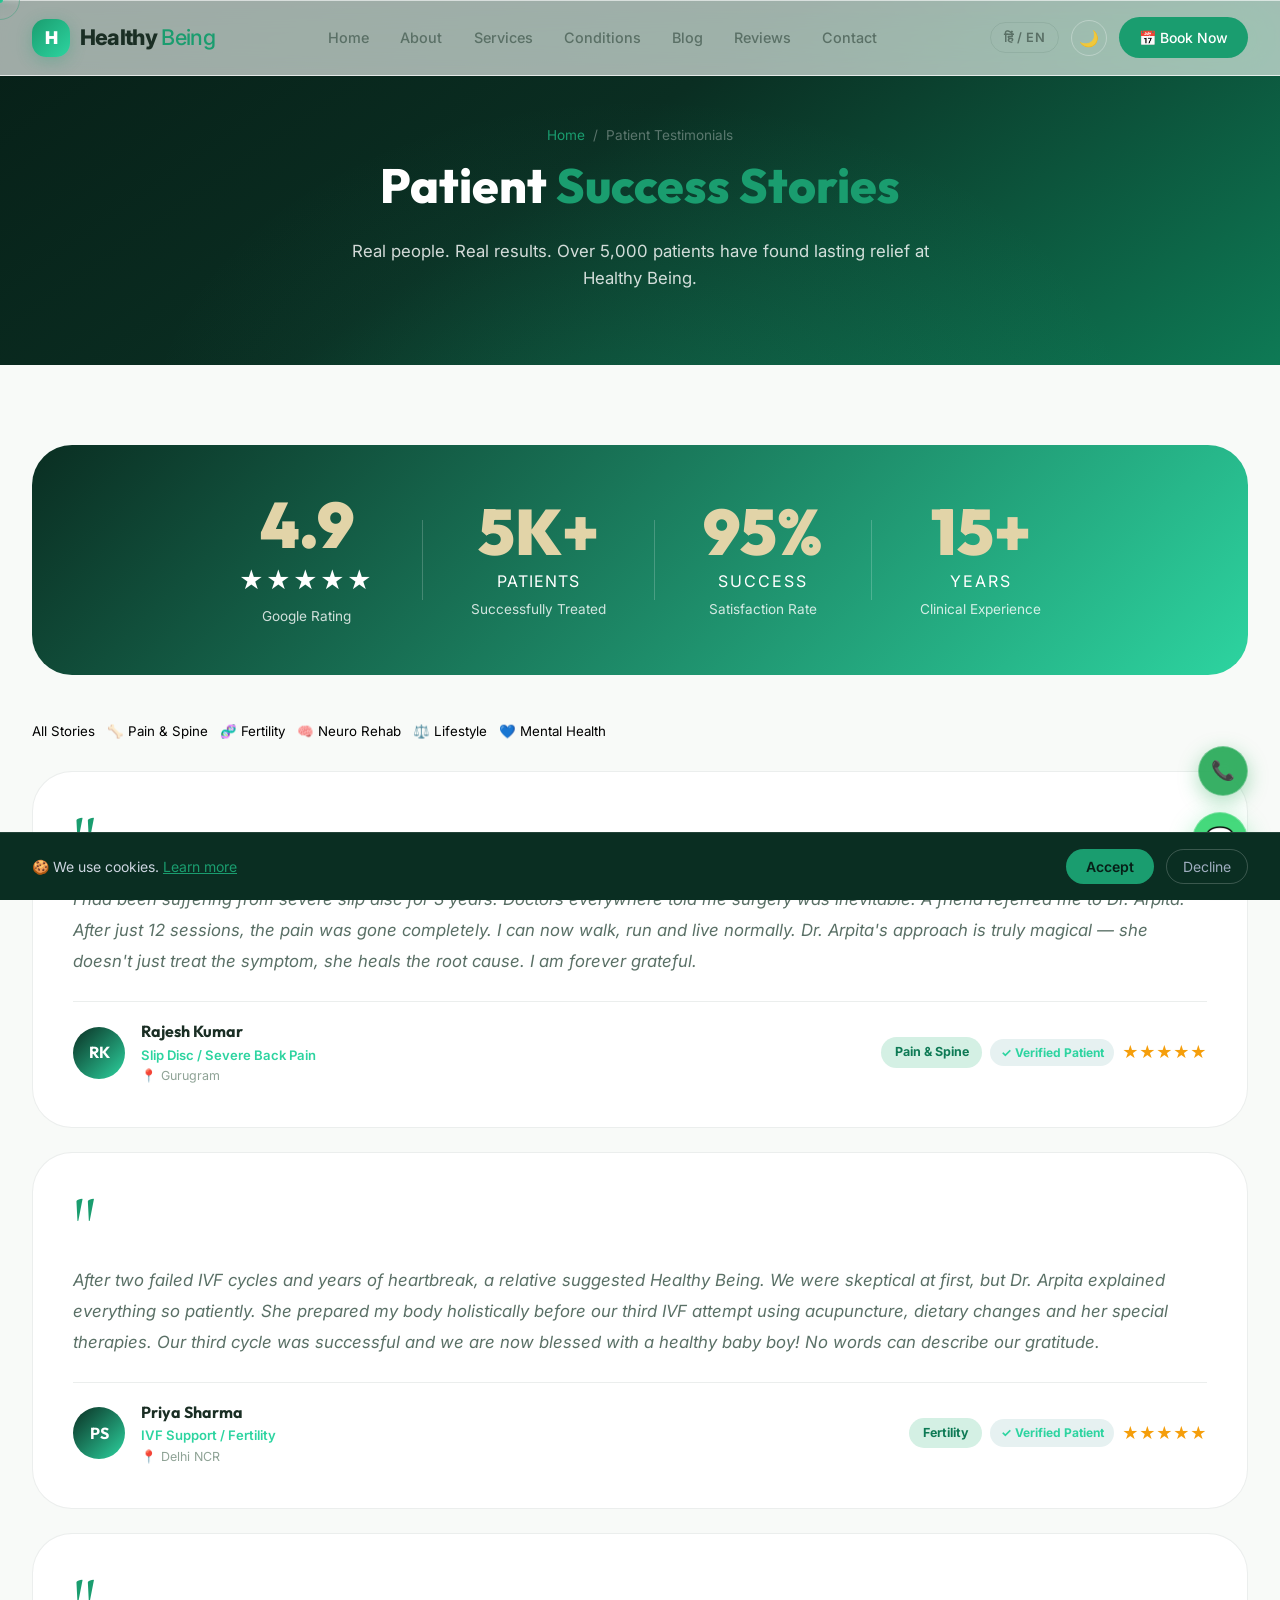
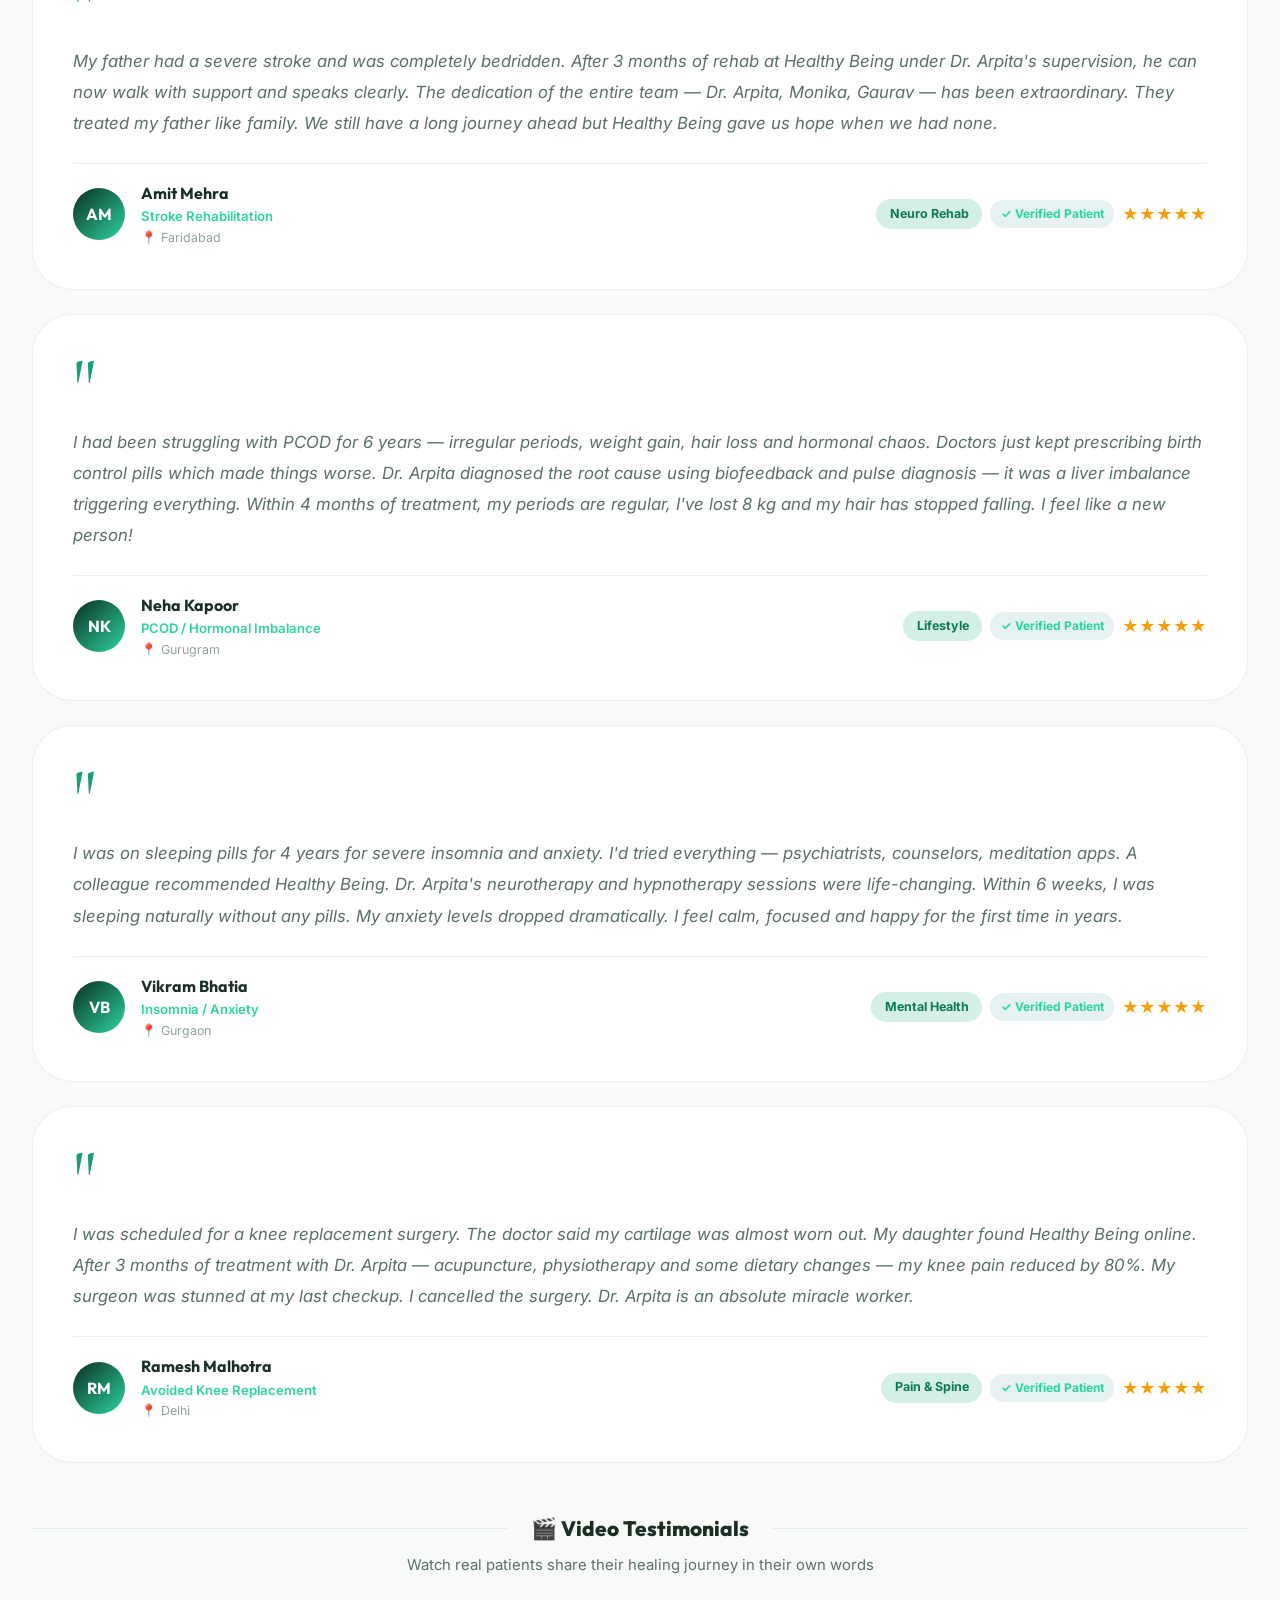
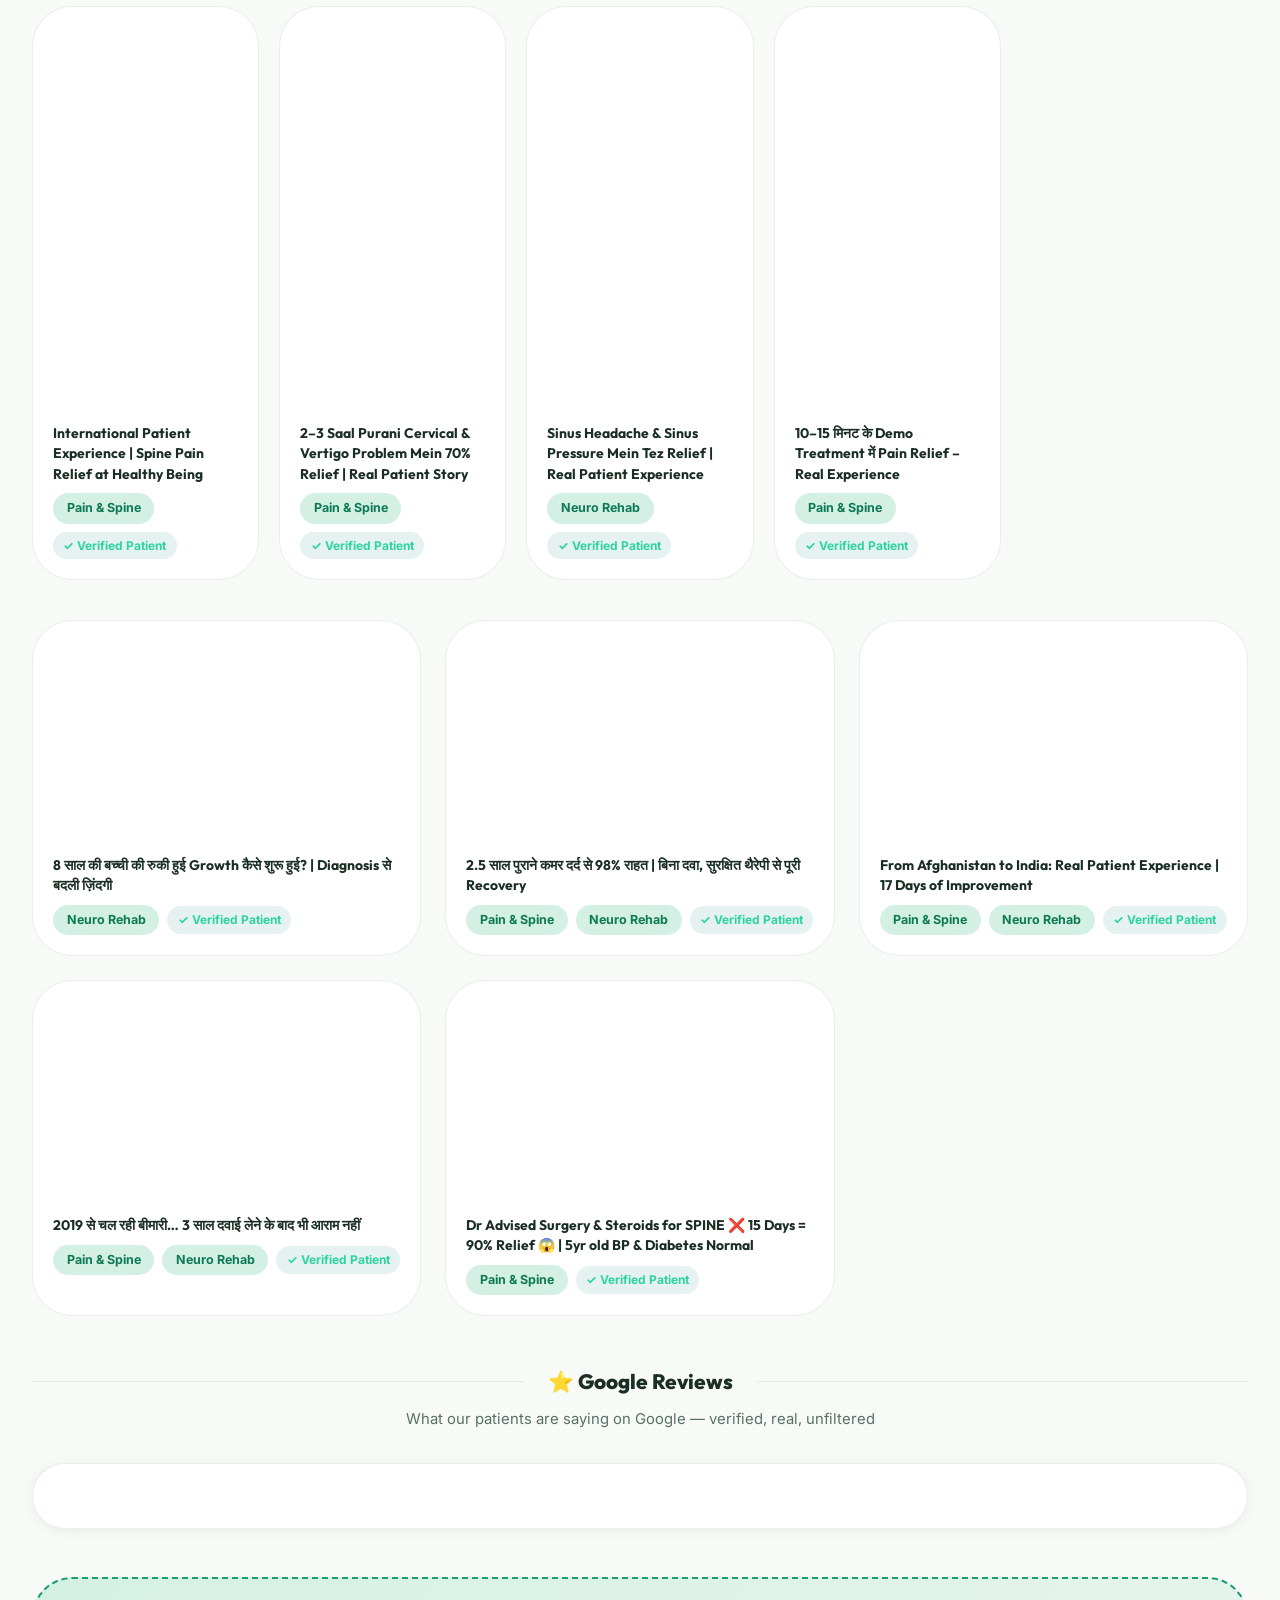
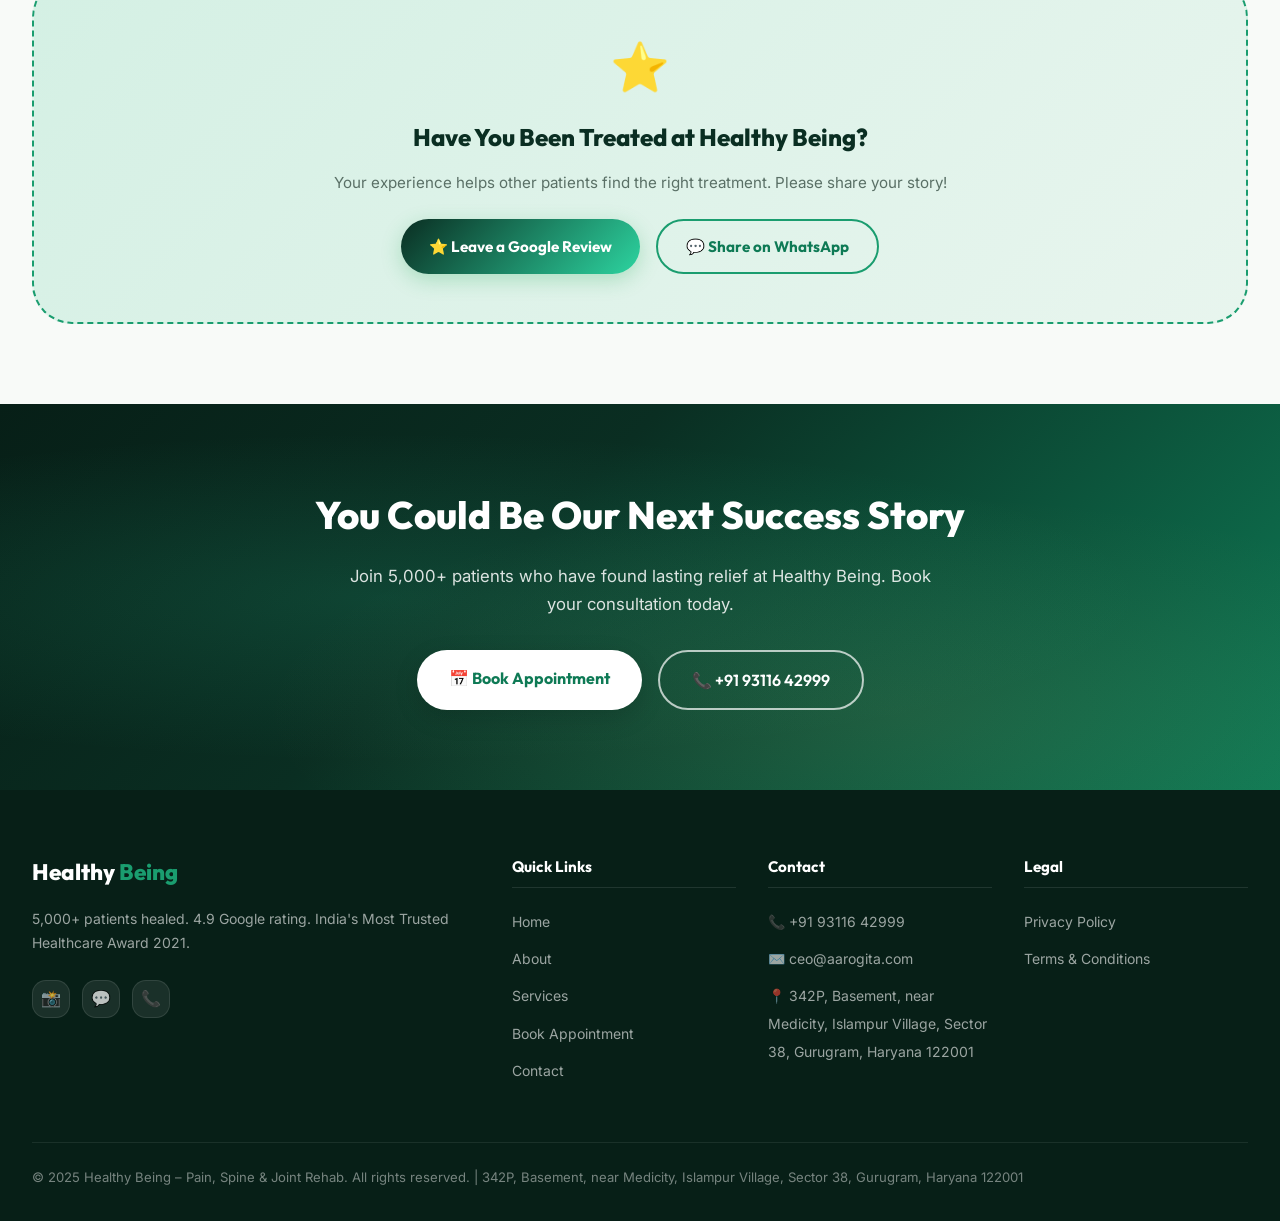
<file: testimonials.html>
<!DOCTYPE html>
<html lang="en" data-theme="light">
<head>
  <meta charset="UTF-8"/><meta name="viewport" content="width=device-width, initial-scale=1.0"/>
  <title>Patient Testimonials – Healthy Being Gurugram | Real Reviews & Success Stories</title>
  <meta name="description" content="Read real patient testimonials from Healthy Being Gurugram. 5,000+ patients healed. 4.9 Google rating. Success stories for back pain, fertility, stroke rehab and more."/>
  <link rel="canonical" href="https://healthybeing.in/testimonials.html"/>
  <link rel="icon" href="data:image/svg+xml,<svg xmlns='http://www.w3.org/2000/svg' viewBox='0 0 100 100'><text y='.9em' font-size='90'>🏥</text></svg>"/>
  <link rel="stylesheet" href="css/style.css"/>
  <style>
    .rating-hero { display:flex;align-items:center;justify-content:center;gap:3rem;flex-wrap:wrap;padding:3rem;background:linear-gradient(135deg,var(--primary),var(--accent));border-radius:var(--r-xl);margin-bottom:3rem;color:white; }
    .rating-box { text-align:center; }
    .rating-num { font-family:'Outfit',sans-serif;font-size:4rem;font-weight:900;color:var(--gold-light);line-height:1; }
    .rating-stars { font-size:1.5rem;letter-spacing:2px;margin:0.25rem 0; }
    .rating-label { font-size:0.85rem;opacity:0.8; }
    .rating-divider { width:1px;height:80px;background:rgba(255,255,255,0.2); }
    .testi-filter { display:flex;gap:0.75rem;flex-wrap:wrap;margin-bottom:2rem; }
    .testi-full-card { background:var(--white);border-radius:var(--r-xl);padding:2.5rem;border:1px solid var(--border);margin-bottom:1.5rem;transition:var(--transition);position:relative; }
    .testi-full-card:hover { border-color:var(--secondary);box-shadow:var(--shadow-md); }
    .testi-full-card .testi-quote { font-size:5rem;color:var(--secondary);line-height:0.8;margin-bottom:0.5rem;font-family:'Cormorant Garamond',serif; }
    .testi-full-text { font-size:1.05rem;color:var(--text-mid);line-height:1.85;margin-bottom:1.5rem;font-style:italic; }
    .testi-full-meta { display:flex;align-items:center;justify-content:space-between;flex-wrap:wrap;gap:1rem;padding-top:1rem;border-top:1px solid var(--border); }
    .testi-full-author { display:flex;align-items:center;gap:1rem; }
    .tfc-avatar { width:52px;height:52px;border-radius:50%;background:linear-gradient(135deg,var(--primary),var(--accent));display:flex;align-items:center;justify-content:center;color:white;font-family:'Outfit',sans-serif;font-weight:700;font-size:1rem; }
    .tfc-name { font-family:'Outfit',sans-serif;font-weight:700;font-size:1rem;color:var(--text); }
    .tfc-cond { font-size:0.82rem;color:var(--accent);font-weight:600; }
    .tfc-loc { font-size:0.78rem;color:var(--text-light); }
    .testi-tag { background:var(--secondary-light);color:var(--secondary-dark);padding:0.3rem 0.85rem;border-radius:var(--r-full);font-size:0.78rem;font-weight:700; }
    .verified-badge { background:rgba(13,115,119,0.1);color:var(--accent);padding:0.25rem 0.65rem;border-radius:var(--r-full);font-size:0.75rem;font-weight:700; }
    .leave-review { background:linear-gradient(135deg,var(--secondary-light),var(--primary-pale));border:2px dashed var(--secondary);border-radius:var(--r-xl);padding:3rem;text-align:center;margin-top:3rem; }
    .leave-review h3 { font-family:'Outfit',sans-serif;font-weight:800;font-size:1.5rem;color:var(--primary);margin-bottom:0.75rem; }
    .vid-divider { display:flex;align-items:center;gap:1.5rem;margin:3rem 0 0.5rem; }
    .vid-divider::before,.vid-divider::after { content:'';flex:1;height:1px;background:var(--border); }
    .vid-divider span { font-family:'Outfit',sans-serif;font-weight:800;font-size:1.3rem;color:var(--text);white-space:nowrap; }
    .vid-sub { text-align:center;color:var(--text-mid);font-size:0.93rem;margin-bottom:1.75rem; }
    .shorts-grid { display:grid;grid-template-columns:repeat(auto-fill,minmax(195px,1fr));gap:1.25rem;margin-bottom:2.5rem; }
    .longvid-grid { display:grid;grid-template-columns:repeat(auto-fill,minmax(320px,1fr));gap:1.5rem;margin-bottom:1rem; }
    .vid-card { background:var(--white);border-radius:var(--r-xl);overflow:hidden;border:1px solid var(--border);transition:var(--transition); }
    .vid-card:hover { border-color:var(--secondary);box-shadow:var(--shadow-md);transform:translateY(-4px); }
    .short-wrap { position:relative;width:100%;padding-bottom:177.78%; }
    .long-wrap { position:relative;width:100%;padding-bottom:56.25%; }
    .short-wrap iframe,.long-wrap iframe { position:absolute;top:0;left:0;width:100%;height:100%;border:none; }
    .vid-body { padding:1rem 1.25rem 1.25rem; }
    .vid-title { font-family:'Outfit',sans-serif;font-weight:700;font-size:0.87rem;color:var(--text);margin-bottom:0.6rem;line-height:1.45;display:-webkit-box;-webkit-line-clamp:3;-webkit-box-orient:vertical;overflow:hidden; }
    .vid-footer { display:flex;align-items:center;gap:0.5rem;flex-wrap:wrap; }
  </style>
</head>
<body>
<div id="cursor-dot"></div><div id="cursor-ring"></div><div id="scroll-progress"></div>
<div id="loading-screen"><div class="loading-logo">Healthy <span>Being</span></div><div class="loading-bar-wrap"><div class="loading-bar"></div></div><p class="loading-text">Loading Reviews...</p></div>
<div id="cookie-bar"><p>🍪 We use cookies. <a href="privacy-policy.html">Learn more</a></p><div class="cookie-btns"><button class="btn-cookie-accept" id="cookieAccept">Accept</button><button class="btn-cookie-decline" id="cookieDecline">Decline</button></div></div>

<nav id="navbar">
  <div class="nav-inner">
    <a href="index.html" class="nav-logo"><div class="nav-logo-icon">H</div><div class="nav-logo-text">Healthy <span>Being</span></div></a>
    <ul class="nav-links"><li><a href="index.html">Home</a></li><li><a href="about.html">About</a></li><li><a href="services.html">Services</a></li><li><a href="conditions.html">Conditions</a></li><li><a href="blog.html">Blog</a></li><li><a href="testimonials.html" class="active">Reviews</a></li><li><a href="contact.html">Contact</a></li></ul>
    <div class="nav-actions"><button class="btn-lang" id="langToggle">हिं / EN</button><button class="btn-theme" id="themeToggle">🌙</button><a href="appointment.html" class="btn-nav-cta">📅 Book Now</a></div>
    <div id="hamburger"><span></span><span></span><span></span></div>
  </div>
</nav>
<div id="menu-overlay"></div>
<div id="mobile-menu"><div class="mobile-menu-links"><a href="index.html">🏠 Home</a><a href="about.html">👩‍⚕️ About</a><a href="services.html">💊 Services</a><a href="conditions.html">🩺 Conditions</a><a href="blog.html">📝 Blog</a><a href="testimonials.html">⭐ Reviews</a><a href="appointment.html">📅 Book Appointment</a><a href="contact.html">📞 Contact</a></div></div>

<div class="page-hero">
  <div class="breadcrumb"><a href="index.html">Home</a><span>/</span><span>Patient Testimonials</span></div>
  <h1>Patient <span style="color:var(--secondary)">Success Stories</span></h1>
  <p>Real people. Real results. Over 5,000 patients have found lasting relief at Healthy Being.</p>
</div>

<section class="section" style="background:var(--cream)">
  <div class="container">
    <!-- RATING HERO -->
    <div class="rating-hero reveal">
      <div class="rating-box"><div class="rating-num">4.9</div><div class="rating-stars">★★★★★</div><div class="rating-label">Google Rating</div></div>
      <div class="rating-divider"></div>
      <div class="rating-box"><div class="rating-num">5K+</div><div class="rating-stars" style="font-size:1rem;letter-spacing:1px;">PATIENTS</div><div class="rating-label">Successfully Treated</div></div>
      <div class="rating-divider"></div>
      <div class="rating-box"><div class="rating-num">95%</div><div class="rating-stars" style="font-size:1rem;">SUCCESS</div><div class="rating-label">Satisfaction Rate</div></div>
      <div class="rating-divider"></div>
      <div class="rating-box"><div class="rating-num">15+</div><div class="rating-stars" style="font-size:1rem;">YEARS</div><div class="rating-label">Clinical Experience</div></div>
    </div>

    <!-- FILTER -->
    <div class="testi-filter">
      <button class="filter-btn active" onclick="filterT('all',this)">All Stories</button>
      <button class="filter-btn" onclick="filterT('pain',this)">🦴 Pain & Spine</button>
      <button class="filter-btn" onclick="filterT('fertility',this)">🧬 Fertility</button>
      <button class="filter-btn" onclick="filterT('neuro',this)">🧠 Neuro Rehab</button>
      <button class="filter-btn" onclick="filterT('lifestyle',this)">⚖️ Lifestyle</button>
      <button class="filter-btn" onclick="filterT('mental',this)">💙 Mental Health</button>
    </div>

    <!-- TESTIMONIALS -->
    <div id="testiContainer">
      <div class="testi-full-card reveal" data-cat="pain">
        <div class="testi-quote">"</div>
        <p class="testi-full-text">I had been suffering from severe slip disc for 3 years. Doctors everywhere told me surgery was inevitable. A friend referred me to Dr. Arpita. After just 12 sessions, the pain was gone completely. I can now walk, run and live normally. Dr. Arpita's approach is truly magical — she doesn't just treat the symptom, she heals the root cause. I am forever grateful.</p>
        <div class="testi-full-meta">
          <div class="testi-full-author"><div class="tfc-avatar">RK</div><div><div class="tfc-name">Rajesh Kumar</div><div class="tfc-cond">Slip Disc / Severe Back Pain</div><div class="tfc-loc">📍 Gurugram</div></div></div>
          <div style="display:flex;gap:0.5rem;align-items:center;flex-wrap:wrap;"><span class="testi-tag">Pain & Spine</span><span class="verified-badge">✓ Verified Patient</span><span style="color:#F59E0B;font-size:1rem;">★★★★★</span></div>
        </div>
      </div>
      <div class="testi-full-card reveal" data-cat="fertility">
        <div class="testi-quote">"</div>
        <p class="testi-full-text">After two failed IVF cycles and years of heartbreak, a relative suggested Healthy Being. We were skeptical at first, but Dr. Arpita explained everything so patiently. She prepared my body holistically before our third IVF attempt using acupuncture, dietary changes and her special therapies. Our third cycle was successful and we are now blessed with a healthy baby boy! No words can describe our gratitude.</p>
        <div class="testi-full-meta">
          <div class="testi-full-author"><div class="tfc-avatar">PS</div><div><div class="tfc-name">Priya Sharma</div><div class="tfc-cond">IVF Support / Fertility</div><div class="tfc-loc">📍 Delhi NCR</div></div></div>
          <div style="display:flex;gap:0.5rem;align-items:center;flex-wrap:wrap;"><span class="testi-tag">Fertility</span><span class="verified-badge">✓ Verified Patient</span><span style="color:#F59E0B;font-size:1rem;">★★★★★</span></div>
        </div>
      </div>
      <div class="testi-full-card reveal" data-cat="neuro">
        <div class="testi-quote">"</div>
        <p class="testi-full-text">My father had a severe stroke and was completely bedridden. After 3 months of rehab at Healthy Being under Dr. Arpita's supervision, he can now walk with support and speaks clearly. The dedication of the entire team — Dr. Arpita, Monika, Gaurav — has been extraordinary. They treated my father like family. We still have a long journey ahead but Healthy Being gave us hope when we had none.</p>
        <div class="testi-full-meta">
          <div class="testi-full-author"><div class="tfc-avatar">AM</div><div><div class="tfc-name">Amit Mehra</div><div class="tfc-cond">Stroke Rehabilitation</div><div class="tfc-loc">📍 Faridabad</div></div></div>
          <div style="display:flex;gap:0.5rem;align-items:center;flex-wrap:wrap;"><span class="testi-tag">Neuro Rehab</span><span class="verified-badge">✓ Verified Patient</span><span style="color:#F59E0B;font-size:1rem;">★★★★★</span></div>
        </div>
      </div>
      <div class="testi-full-card reveal" data-cat="lifestyle">
        <div class="testi-quote">"</div>
        <p class="testi-full-text">I had been struggling with PCOD for 6 years — irregular periods, weight gain, hair loss and hormonal chaos. Doctors just kept prescribing birth control pills which made things worse. Dr. Arpita diagnosed the root cause using biofeedback and pulse diagnosis — it was a liver imbalance triggering everything. Within 4 months of treatment, my periods are regular, I've lost 8 kg and my hair has stopped falling. I feel like a new person!</p>
        <div class="testi-full-meta">
          <div class="testi-full-author"><div class="tfc-avatar">NK</div><div><div class="tfc-name">Neha Kapoor</div><div class="tfc-cond">PCOD / Hormonal Imbalance</div><div class="tfc-loc">📍 Gurugram</div></div></div>
          <div style="display:flex;gap:0.5rem;align-items:center;flex-wrap:wrap;"><span class="testi-tag">Lifestyle</span><span class="verified-badge">✓ Verified Patient</span><span style="color:#F59E0B;font-size:1rem;">★★★★★</span></div>
        </div>
      </div>
      <div class="testi-full-card reveal" data-cat="mental">
        <div class="testi-quote">"</div>
        <p class="testi-full-text">I was on sleeping pills for 4 years for severe insomnia and anxiety. I'd tried everything — psychiatrists, counselors, meditation apps. A colleague recommended Healthy Being. Dr. Arpita's neurotherapy and hypnotherapy sessions were life-changing. Within 6 weeks, I was sleeping naturally without any pills. My anxiety levels dropped dramatically. I feel calm, focused and happy for the first time in years.</p>
        <div class="testi-full-meta">
          <div class="testi-full-author"><div class="tfc-avatar">VB</div><div><div class="tfc-name">Vikram Bhatia</div><div class="tfc-cond">Insomnia / Anxiety</div><div class="tfc-loc">📍 Gurgaon</div></div></div>
          <div style="display:flex;gap:0.5rem;align-items:center;flex-wrap:wrap;"><span class="testi-tag">Mental Health</span><span class="verified-badge">✓ Verified Patient</span><span style="color:#F59E0B;font-size:1rem;">★★★★★</span></div>
        </div>
      </div>
      <div class="testi-full-card reveal" data-cat="pain">
        <div class="testi-quote">"</div>
        <p class="testi-full-text">I was scheduled for a knee replacement surgery. The doctor said my cartilage was almost worn out. My daughter found Healthy Being online. After 3 months of treatment with Dr. Arpita — acupuncture, physiotherapy and some dietary changes — my knee pain reduced by 80%. My surgeon was stunned at my last checkup. I cancelled the surgery. Dr. Arpita is an absolute miracle worker.</p>
        <div class="testi-full-meta">
          <div class="testi-full-author"><div class="tfc-avatar">RM</div><div><div class="tfc-name">Ramesh Malhotra</div><div class="tfc-cond">Avoided Knee Replacement</div><div class="tfc-loc">📍 Delhi</div></div></div>
          <div style="display:flex;gap:0.5rem;align-items:center;flex-wrap:wrap;"><span class="testi-tag">Pain & Spine</span><span class="verified-badge">✓ Verified Patient</span><span style="color:#F59E0B;font-size:1rem;">★★★★★</span></div>
        </div>
      </div>
    </div>

    <!-- VIDEO TESTIMONIALS -->
    <div class="vid-divider reveal" id="videoDivider"><span>🎬 Video Testimonials</span></div>
    <p class="vid-sub reveal">Watch real patients share their healing journey in their own words</p>

    <!-- SHORTS -->
    <div class="shorts-grid" id="shortsSection">
      <div class="vid-card" data-cat="pain" data-vtype="short">
        <div class="short-wrap"><iframe src="https://www.youtube.com/embed/bwZRVL6EYbY?rel=0" loading="lazy" allow="accelerometer;autoplay;clipboard-write;encrypted-media;gyroscope;picture-in-picture" allowfullscreen title="International Patient Experience | Spine Pain Relief"></iframe></div>
        <div class="vid-body"><div class="vid-title">International Patient Experience | Spine Pain Relief at Healthy Being</div><div class="vid-footer"><span class="testi-tag">Pain &amp; Spine</span><span class="verified-badge">✓ Verified Patient</span></div></div>
      </div>
      <div class="vid-card" data-cat="pain" data-vtype="short">
        <div class="short-wrap"><iframe src="https://www.youtube.com/embed/-1gArUbNVg0?rel=0" loading="lazy" allow="accelerometer;autoplay;clipboard-write;encrypted-media;gyroscope;picture-in-picture" allowfullscreen title="Cervical & Vertigo Problem Mein 70% Relief"></iframe></div>
        <div class="vid-body"><div class="vid-title">2–3 Saal Purani Cervical &amp; Vertigo Problem Mein 70% Relief | Real Patient Story</div><div class="vid-footer"><span class="testi-tag">Pain &amp; Spine</span><span class="verified-badge">✓ Verified Patient</span></div></div>
      </div>
      <div class="vid-card" data-cat="neuro" data-vtype="short">
        <div class="short-wrap"><iframe src="https://www.youtube.com/embed/iKpmBec3qd0?rel=0" loading="lazy" allow="accelerometer;autoplay;clipboard-write;encrypted-media;gyroscope;picture-in-picture" allowfullscreen title="Sinus Headache & Sinus Pressure Mein Tez Relief"></iframe></div>
        <div class="vid-body"><div class="vid-title">Sinus Headache &amp; Sinus Pressure Mein Tez Relief | Real Patient Experience</div><div class="vid-footer"><span class="testi-tag">Neuro Rehab</span><span class="verified-badge">✓ Verified Patient</span></div></div>
      </div>
      <div class="vid-card" data-cat="pain" data-vtype="short">
        <div class="short-wrap"><iframe src="https://www.youtube.com/embed/IjKt_qCYXHk?rel=0" loading="lazy" allow="accelerometer;autoplay;clipboard-write;encrypted-media;gyroscope;picture-in-picture" allowfullscreen title="10–15 Minute Demo Treatment Mein Pain Relief"></iframe></div>
        <div class="vid-body"><div class="vid-title">10–15 मिनट के Demo Treatment में Pain Relief – Real Experience</div><div class="vid-footer"><span class="testi-tag">Pain &amp; Spine</span><span class="verified-badge">✓ Verified Patient</span></div></div>
      </div>
    </div>

    <!-- FULL VIDEOS -->
    <div class="longvid-grid" id="longvidSection">
      <div class="vid-card" data-cat="neuro" data-vtype="long">
        <div class="long-wrap"><iframe src="https://www.youtube.com/embed/12XZCSBKopI?rel=0" loading="lazy" allow="accelerometer;autoplay;clipboard-write;encrypted-media;gyroscope;picture-in-picture" allowfullscreen title="8 Saal Ki Bacchi Ki Ruki Hui Growth Kaise Shuru Hui"></iframe></div>
        <div class="vid-body"><div class="vid-title">8 साल की बच्ची की रुकी हुई Growth कैसे शुरू हुई? | Diagnosis से बदली ज़िंदगी</div><div class="vid-footer"><span class="testi-tag">Neuro Rehab</span><span class="verified-badge">✓ Verified Patient</span></div></div>
      </div>
      <div class="vid-card" data-cat="pain neuro" data-vtype="long">
        <div class="long-wrap"><iframe src="https://www.youtube.com/embed/tX8t9pChWHQ?rel=0" loading="lazy" allow="accelerometer;autoplay;clipboard-write;encrypted-media;gyroscope;picture-in-picture" allowfullscreen title="2.5 Saal Purane Kamar Dard Se 98% Rahat"></iframe></div>
        <div class="vid-body"><div class="vid-title">2.5 साल पुराने कमर दर्द से 98% राहत | बिना दवा, सुरक्षित थैरेपी से पूरी Recovery</div><div class="vid-footer"><span class="testi-tag">Pain &amp; Spine</span><span class="testi-tag">Neuro Rehab</span><span class="verified-badge">✓ Verified Patient</span></div></div>
      </div>
      <div class="vid-card" data-cat="pain neuro" data-vtype="long">
        <div class="long-wrap"><iframe src="https://www.youtube.com/embed/16KkXDWU4gk?rel=0" loading="lazy" allow="accelerometer;autoplay;clipboard-write;encrypted-media;gyroscope;picture-in-picture" allowfullscreen title="From Afghanistan to India: Real Patient Experience"></iframe></div>
        <div class="vid-body"><div class="vid-title">From Afghanistan to India: Real Patient Experience | 17 Days of Improvement</div><div class="vid-footer"><span class="testi-tag">Pain &amp; Spine</span><span class="testi-tag">Neuro Rehab</span><span class="verified-badge">✓ Verified Patient</span></div></div>
      </div>
      <div class="vid-card" data-cat="pain neuro" data-vtype="long">
        <div class="long-wrap"><iframe src="https://www.youtube.com/embed/w_yU80tksB4?rel=0" loading="lazy" allow="accelerometer;autoplay;clipboard-write;encrypted-media;gyroscope;picture-in-picture" allowfullscreen title="2019 Se Chal Rahi Bimari"></iframe></div>
        <div class="vid-body"><div class="vid-title">2019 से चल रही बीमारी… 3 साल दवाई लेने के बाद भी आराम नहीं</div><div class="vid-footer"><span class="testi-tag">Pain &amp; Spine</span><span class="testi-tag">Neuro Rehab</span><span class="verified-badge">✓ Verified Patient</span></div></div>
      </div>
      <div class="vid-card" data-cat="pain" data-vtype="long">
        <div class="long-wrap"><iframe src="https://www.youtube.com/embed/SuEkhHpabLA?rel=0" loading="lazy" allow="accelerometer;autoplay;clipboard-write;encrypted-media;gyroscope;picture-in-picture" allowfullscreen title="Dr Advised Surgery - 15 Days 90% Relief"></iframe></div>
        <div class="vid-body"><div class="vid-title">Dr Advised Surgery &amp; Steroids for SPINE ❌ 15 Days = 90% Relief 😱 | 5yr old BP &amp; Diabetes Normal</div><div class="vid-footer"><span class="testi-tag">Pain &amp; Spine</span><span class="verified-badge">✓ Verified Patient</span></div></div>
      </div>
    </div>

    <!-- GOOGLE REVIEWS WIDGET -->
    <div class="vid-divider reveal" style="margin-top:3rem;"><span>⭐ Google Reviews</span></div>
    <p class="vid-sub reveal" style="margin-bottom:2rem;">What our patients are saying on Google — verified, real, unfiltered</p>
    <div style="background:var(--white);border-radius:var(--r-xl);border:1px solid var(--border);padding:2rem;margin-bottom:3rem;box-shadow:0 2px 12px rgba(0,0,0,0.06);">
      <script src="https://elfsightcdn.com/platform.js" async></script>
      <div class="elfsight-app-8381d7fd-9f74-4eb0-b9dd-08dc0d6e1541" data-elfsight-app-lazy></div>
    </div>

    <!-- LEAVE REVIEW -->
    <div class="leave-review reveal">
      <div style="font-size:3rem;margin-bottom:0.75rem;">⭐</div>
      <h3>Have You Been Treated at Healthy Being?</h3>
      <p style="color:var(--text-mid);margin-bottom:1.5rem;font-size:0.95rem;">Your experience helps other patients find the right treatment. Please share your story!</p>
      <div style="display:flex;gap:1rem;justify-content:center;flex-wrap:wrap;">
        <a href="https://share.google/w5H9oS7P2W6dzjVcu" target="_blank" class="btn-primary">⭐ Leave a Google Review</a>
        <a href="https://wa.me/919311642999?text=Hello!%20I%20would%20like%20to%20share%20my%20testimonial%20about%20Healthy%20Being." target="_blank" class="btn-secondary">💬 Share on WhatsApp</a>
      </div>
    </div>
  </div>
</section>

<section class="cta-banner">
  <div class="container">
    <h2>You Could Be Our Next Success Story</h2>
    <p>Join 5,000+ patients who have found lasting relief at Healthy Being. Book your consultation today.</p>
    <div class="cta-banner-actions">
      <a href="appointment.html" class="btn-cta-white">📅 Book Appointment</a>
      <a href="tel:+919311642999" class="btn-cta-outline">📞 +91 93116 42999</a>
    </div>
  </div>
</section>

<footer>
  <div class="footer-grid">
    <div><div class="footer-logo">Healthy <span>Being</span></div><p class="footer-desc">5,000+ patients healed. 4.9 Google rating. India's Most Trusted Healthcare Award 2021.</p><div class="footer-social"><a href="https://instagram.com/biophysiotherapy" target="_blank" class="social-icon">📸</a><a href="https://wa.me/919311642999" target="_blank" class="social-icon">💬</a><a href="tel:+919311642999" class="social-icon">📞</a></div></div>
    <div class="footer-col"><h4>Quick Links</h4><ul><li><a href="index.html">Home</a></li><li><a href="about.html">About</a></li><li><a href="services.html">Services</a></li><li><a href="appointment.html">Book Appointment</a></li><li><a href="contact.html">Contact</a></li></ul></div>
    <div class="footer-col"><h4>Contact</h4><ul><li><a href="tel:+919311642999">📞 +91 93116 42999</a></li><li><a href="mailto:ceo@aarogita.com">✉️ ceo@aarogita.com</a></li><li><a href="contact.html">📍 342P, Basement, near Medicity, Islampur Village, Sector 38, Gurugram, Haryana 122001</a></li></ul></div>
    <div class="footer-col"><h4>Legal</h4><ul><li><a href="privacy-policy.html">Privacy Policy</a></li><li><a href="terms.html">Terms & Conditions</a></li></ul></div>
  </div>
  <div class="footer-bottom"><p>© 2025 Healthy Being – Pain, Spine & Joint Rehab. All rights reserved. | 342P, Basement, near Medicity, Islampur Village, Sector 38, Gurugram, Haryana 122001</p></div>
</footer>
<a href="https://wa.me/919311642999" target="_blank" id="whatsapp-btn">💬</a>
<a href="tel:+919311642999" id="call-btn">📞</a>
<button id="back-to-top" onclick="window.scrollTo({top:0,behavior:'smooth'})">↑</button>
<div id="toast"></div>
<script src="js/main.js"></script>
<script>
function filterT(cat,btn){
  document.querySelectorAll('.filter-btn').forEach(b=>b.classList.remove('active'));
  btn.classList.add('active');
  document.querySelectorAll('.testi-full-card').forEach(c=>{
    c.style.display=(cat==='all'||c.dataset.cat===cat)?'':'none';
  });
  var sv=0,lv=0;
  document.querySelectorAll('.vid-card').forEach(c=>{
    var cats=(c.dataset.cat||'').split(' ');
    var show=cat==='all'||cats.includes(cat);
    c.style.display=show?'':'none';
    if(show){c.dataset.vtype==='short'?sv++:lv++;}
  });
  var ss=document.getElementById('shortsSection'),ls=document.getElementById('longvidSection'),vd=document.getElementById('videoDivider');
  if(ss)ss.style.display=sv>0?'grid':'none';
  if(ls)ls.style.display=lv>0?'grid':'none';
  if(vd)vd.style.display=(sv>0||lv>0||cat==='all')?'flex':'none';
}
</script>
</body>
</html>
</file>
<file: css/style.css>
/* ====================================
   HEALTHY BEING – PREMIUM DESIGN SYSTEM
   White & Emerald · Glassmorphism
   ==================================== */

@import url('https://fonts.googleapis.com/css2?family=Outfit:wght@300;400;500;600;700;800;900&family=Inter:wght@300;400;500;600&family=Cormorant+Garamond:ital,wght@0,400;0,600;1,400&display=swap');

/* ── CSS VARIABLES ── */
:root {
  --primary:         #0A2E22;
  --primary-light:   #145A3E;
  --primary-pale:    #E8F5EE;
  --secondary:       #1A9D6F;
  --secondary-dark:  #0E7A55;
  --secondary-light: #D4F0E4;
  --accent:          #2DD4A0;
  --accent-light:    #6EE7B7;
  --gold:            #C4A962;
  --gold-light:      #E2D4A8;
  --white:           #FFFFFF;
  --cream:           #F8FAF8;
  --cream2:          #FFFFFF;
  --dark:            #071F17;
  --dark2:           #0A2E22;
  --text:            #1A2E24;
  --text-mid:        #5A7066;
  --text-light:      #8FA396;
  --border:          rgba(10, 46, 34, 0.08);
  --border-light:    rgba(10, 46, 34, 0.04);
  --glass:           rgba(255, 255, 255, 0.62);
  --glass-strong:    rgba(255, 255, 255, 0.82);
  --glass-border:    rgba(255, 255, 255, 0.72);
  --glass-dark:      rgba(7, 31, 23, 0.78);
  --blur:            blur(24px) saturate(180%);
  --blur-lg:         blur(40px) saturate(200%);
  --glass-shadow:    0 8px 32px rgba(10, 46, 34, 0.08), inset 0 1px 0 rgba(255,255,255,0.85);
  --shadow-xs:       0 2px 8px rgba(10, 46, 34, 0.04);
  --shadow-sm:       0 8px 24px rgba(10, 46, 34, 0.06);
  --shadow-md:       0 16px 40px rgba(10, 46, 34, 0.08);
  --shadow-lg:       0 24px 64px rgba(10, 46, 34, 0.10);
  --shadow-xl:       0 32px 80px rgba(10, 46, 34, 0.12);
  --shadow-glow:     0 0 48px rgba(26, 157, 111, 0.18);
  --r-xs: 8px;
  --r-sm: 14px;
  --r-md: 20px;
  --r-lg: 28px;
  --r-xl: 40px;
  --r-full: 999px;
  --ease-premium:    cubic-bezier(0.22, 1, 0.36, 1);
  --transition:      all 0.45s var(--ease-premium);
  --transition-fast: all 0.25s var(--ease-premium);
  --nav-h: 76px;
}

/* Dark mode variables */
[data-theme="dark"] {
  --white:   #1C1C1E;
  --cream:   #2C2C2E;
  --cream2:  #1C1C1E;
  --text:    #F5F5F7;
  --text-mid:#A1A1A6;
  --text-light:#86868B;
  --border:  rgba(255,255,255,0.04);
  --border-light: rgba(255,255,255,0.02);
  --shadow-sm: 0 8px 16px rgba(0,0,0,0.2);
  --shadow-md: 0 12px 32px rgba(0,0,0,0.3);
  --glass: rgba(28,28,30,0.72);
}

/* ── RESET ── */
*, *::before, *::after { box-sizing: border-box; margin: 0; padding: 0; }
html { scroll-behavior: smooth; font-size: 16px; overflow-x: hidden; }
body {
  font-family: 'Inter', -apple-system, BlinkMacSystemFont, sans-serif;
  font-size: clamp(0.95rem, 2.5vw, 1.05rem);
  color: var(--text);
  background: var(--cream);
  line-height: 1.65;
  font-weight: 400;
  overflow-x: hidden;
  transition: background 0.4s, color 0.4s;
  -webkit-font-smoothing: antialiased;
  -moz-osx-font-smoothing: grayscale;
  word-wrap: break-word;
  overflow-wrap: break-word;
}
body.has-custom-cursor,
body.has-custom-cursor a,
body.has-custom-cursor button { cursor: none; }
img { max-width: 100%; height: auto; display: block; }
a { text-decoration: none; color: inherit; }
ul { list-style: none; }
button { cursor: pointer; font-family: inherit; border: none; background: none; }
h1, h2, h3, h4, p, span, li { overflow-wrap: break-word; word-break: break-word; }

/* ── PREMIUM CURSOR ── */
#cursor-dot {
  position: fixed; width: 6px; height: 6px;
  background: linear-gradient(135deg, var(--secondary), var(--accent));
  border-radius: 50%;
  pointer-events: none; z-index: 99999;
  transform: translate(-50%, -50%);
  transition: width 0.35s var(--ease-premium), height 0.35s var(--ease-premium), opacity 0.3s;
  box-shadow: 0 0 12px rgba(26, 157, 111, 0.5);
  opacity: 0;
}
#cursor-ring {
  position: fixed; width: 40px; height: 40px;
  border: 1.5px solid rgba(26, 157, 111, 0.35);
  border-radius: 50%; pointer-events: none;
  z-index: 99998; transform: translate(-50%, -50%);
  transition: width 0.4s var(--ease-premium), height 0.4s var(--ease-premium),
              border-color 0.3s, background 0.3s, opacity 0.3s;
  backdrop-filter: blur(2px);
  opacity: 0;
}
body.has-custom-cursor #cursor-dot,
body.has-custom-cursor #cursor-ring { opacity: 1; }
#cursor-ring.hover {
  width: 56px; height: 56px;
  border-color: rgba(26, 157, 111, 0.55);
  background: rgba(26, 157, 111, 0.06);
}
#cursor-dot.hover {
  width: 4px; height: 4px;
  box-shadow: 0 0 20px rgba(45, 212, 160, 0.7);
}

/* ── LOADING SCREEN ── */
#loading-screen {
  position: fixed; inset: 0;
  background: linear-gradient(160deg, var(--cream) 0%, var(--primary-pale) 50%, var(--white) 100%);
  display: flex; flex-direction: column;
  align-items: center; justify-content: center;
  z-index: 100000;
  transition: opacity 0.6s ease, visibility 0.6s;
}
#loading-screen.hidden { opacity: 0; visibility: hidden; }
.loading-logo {
  font-family: 'Inter', -apple-system, BlinkMacSystemFont, sans-serif;
  font-size: 2rem; font-weight: 700;
  color: var(--text); letter-spacing: -0.04em;
  margin-bottom: 2rem;
}
.loading-logo span { color: var(--secondary); }
.loading-bar-wrap {
  width: 200px; height: 2px;
  background: var(--border); overflow: hidden;
}
.loading-bar {
  height: 100%; width: 0%;
  background: var(--secondary);
  animation: loadBarAnim 1.8s ease forwards;
}
@keyframes loadBarAnim { 0%{width:0%} 100%{width:100%} }
.loading-text {
  margin-top: 1rem; color: var(--text-light);
  font-size: 0.85rem; letter-spacing: -0.01em;
  animation: pulse 1.5s infinite;
}
@keyframes pulse { 0%,100%{opacity:0.5} 50%{opacity:1} }

/* ── COOKIE CONSENT ── */
#cookie-bar {
  position: fixed; bottom: 0; left: 0; right: 0;
  background: var(--dark2); color: #cdd5e0;
  padding: 1rem 2rem; display: flex;
  align-items: center; justify-content: space-between;
  gap: 1rem; z-index: 9999; font-size: 0.875rem;
  border-top: 1px solid rgba(255,255,255,0.1);
  transform: translateY(100%);
  transition: transform 0.4s ease;
}
#cookie-bar.show { transform: translateY(0); }
#cookie-bar a { color: var(--secondary); text-decoration: underline; }
.cookie-btns { display: flex; gap: 0.75rem; flex-shrink: 0; }
.btn-cookie-accept {
  background: var(--secondary); color: var(--dark);
  padding: 0.5rem 1.25rem; border-radius: var(--r-full);
  font-weight: 600; font-size: 0.875rem;
  transition: var(--transition-fast);
}
.btn-cookie-accept:hover { background: var(--gold); }
.btn-cookie-decline {
  border: 1px solid rgba(255,255,255,0.2);
  color: #a0aec0; padding: 0.5rem 1rem;
  border-radius: var(--r-full); font-size: 0.875rem;
}

/* ── NAVBAR ── */
#navbar {
  position: fixed; top: 0; left: 0; right: 0;
  height: var(--nav-h); z-index: 9000;
  display: flex; align-items: center;
  padding: 0 clamp(1rem, 4vw, 2rem);
  background: var(--glass);
  backdrop-filter: var(--blur);
  -webkit-backdrop-filter: var(--blur);
  border-bottom: 1px solid var(--glass-border);
  box-shadow: 0 1px 0 rgba(255,255,255,0.6) inset;
  transition: var(--transition);
}
#navbar.scrolled {
  background: var(--glass-strong);
  box-shadow: var(--glass-shadow);
  height: 64px;
}
.nav-inner {
  max-width: 1300px; margin: 0 auto; width: 100%;
  display: flex; align-items: center; justify-content: space-between;
}
.nav-logo {
  display: flex; align-items: center; gap: 0.6rem;
  font-family: 'Inter', -apple-system, sans-serif;
  font-weight: 800; font-size: 1.35rem;
  color: var(--text);
  letter-spacing: -0.03em;
  transition: color 0.3s;
}
#navbar.scrolled .nav-logo { color: var(--text); }
.nav-logo-icon {
  width: 38px; height: 38px; border-radius: var(--r-sm);
  background: linear-gradient(135deg, var(--secondary), var(--accent));
  display: flex; align-items: center; justify-content: center;
  font-size: 1.1rem; font-weight: 900; color: #fff;
  box-shadow: 0 4px 16px rgba(26, 157, 111, 0.3);
}
.nav-logo-text span { color: var(--secondary); font-weight: 500; }
#navbar.scrolled .nav-logo-text span { color: var(--secondary); }
.nav-links {
  display: flex; align-items: center; gap: 0.25rem;
}
.nav-links a {
  font-size: 0.9rem; font-weight: 500; padding: 0.5rem 0.85rem;
  border-radius: var(--r-sm); color: var(--text-mid);
  transition: var(--transition-fast); font-family: 'Inter', -apple-system, sans-serif;
  position: relative;
}
#navbar.scrolled .nav-links a { color: var(--text-mid); }
.nav-links a:hover, .nav-links a.active { color: var(--text); }
#navbar.scrolled .nav-links a:hover,
#navbar.scrolled .nav-links a.active { color: var(--text); }

/* Dropdown */
.nav-dropdown { position: relative; }
.nav-dropdown-menu {
  position: absolute; top: calc(100% + 0.5rem); left: 50%;
  transform: translateX(-50%) translateY(8px);
  min-width: 220px; background: var(--white);
  border-radius: var(--r-md); box-shadow: var(--shadow-lg);
  border: 1px solid var(--border); padding: 0.5rem;
  opacity: 0; visibility: hidden;
  transition: var(--transition-fast);
}
.nav-dropdown:hover .nav-dropdown-menu {
  opacity: 1; visibility: visible; transform: translateX(-50%) translateY(0);
}
.nav-dropdown-menu a {
  display: block; padding: 0.6rem 1rem;
  font-size: 0.875rem; color: var(--text-mid) !important;
  border-radius: var(--r-sm);
}
.nav-dropdown-menu a:hover { background: var(--cream); color: var(--text) !important; }

.nav-actions { display: flex; align-items: center; gap: 0.75rem; }
.btn-lang {
  font-size: 0.8rem; font-weight: 600; letter-spacing: 0.5px;
  padding: 0.4rem 0.8rem; border-radius: var(--r-full);
  border: 1px solid var(--border);
  color: var(--text-mid);
  transition: var(--transition-fast);
}
#navbar.scrolled .btn-lang {
  border-color: var(--border); color: var(--text-mid);
}
.btn-lang:hover { background: var(--cream); color: var(--text); }

.btn-theme {
  width: 36px; height: 36px; border-radius: var(--r-full);
  display: flex; align-items: center; justify-content: center;
  border: 1px solid rgba(255,255,255,0.3); color: rgba(255,255,255,0.85);
  font-size: 1rem; transition: var(--transition-fast);
}
#navbar.scrolled .btn-theme { border-color: var(--border); color: var(--text-mid); }
.btn-theme:hover { background: var(--secondary); color: var(--dark); border-color: var(--secondary); }

.btn-nav-cta {
  background: var(--secondary);
  color: #fff; font-family: 'Inter', -apple-system, sans-serif;
  font-weight: 500; font-size: 0.875rem;
  padding: 0.55rem 1.25rem; border-radius: var(--r-full);
  transition: var(--transition-fast); white-space: nowrap;
}
.btn-nav-cta:hover { background: var(--secondary-dark); transform: translateY(-1px); box-shadow: 0 4px 20px rgba(26,157,111,0.35); }

/* Progress bar */
#scroll-progress {
  position: fixed; top: 0; left: 0; height: 3px;
  background: linear-gradient(90deg, var(--secondary), var(--accent), var(--gold));
  z-index: 9001; width: 0%;
  transition: width 0.1s linear;
  box-shadow: 0 0 12px rgba(26, 157, 111, 0.4);
}

/* Hamburger */
#hamburger {
  display: none; flex-direction: column; gap: 5px;
  cursor: pointer; padding: 4px;
}
#hamburger span {
  display: block; width: 24px; height: 2px;
  background: var(--text); border-radius: 2px;
  transition: var(--transition-fast);
}
#navbar.scrolled #hamburger span { background: var(--text); }
#hamburger.open span:nth-child(1) { transform: translateY(7px) rotate(45deg); }
#hamburger.open span:nth-child(2) { opacity: 0; }
#hamburger.open span:nth-child(3) { transform: translateY(-7px) rotate(-45deg); }

/* Mobile menu */
#mobile-menu {
  position: fixed; top: 0; right: -100%;
  width: min(320px, 100vw); height: 100vh;
  background: var(--glass-strong);
  backdrop-filter: var(--blur-lg);
  -webkit-backdrop-filter: var(--blur-lg);
  border-left: 1px solid var(--glass-border);
  z-index: 8999;
  padding: 5rem 1.5rem 2rem;
  transition: right 0.45s var(--ease-premium);
  box-shadow: var(--shadow-xl); overflow-y: auto;
}
#mobile-menu.open { right: 0; }
.mobile-menu-links { display: flex; flex-direction: column; gap: 0.25rem; }
.mobile-menu-links a {
  display: block; padding: 0.8rem 1rem;
  font-family: 'Outfit', sans-serif; font-weight: 500;
  border-radius: var(--r-sm); color: var(--text);
  transition: var(--transition-fast); font-size: 1rem;
}
.mobile-menu-links a:hover { background: var(--cream2); color: var(--primary); }
.mobile-menu-divider { height: 1px; background: var(--border); margin: 1rem 0; }
.mobile-contact-info { margin-top: 1.5rem; }
.mobile-contact-info a {
  display: flex; align-items: center; gap: 0.5rem;
  padding: 0.6rem; color: var(--text-mid); font-size: 0.9rem;
}

/* Overlay */
#menu-overlay {
  position: fixed; inset: 0;
  background: rgba(0,0,0,0.5);
  z-index: 8998; opacity: 0; visibility: hidden;
  transition: var(--transition-fast);
}
#menu-overlay.show { opacity: 1; visibility: visible; }

/* ── HERO SECTION ── */
.hero {
  position: relative; min-height: 100vh;
  display: flex; align-items: center; justify-content: center;
  overflow: hidden;
  background: linear-gradient(165deg, var(--cream) 0%, var(--primary-pale) 45%, var(--white) 100%);
  padding: calc(var(--nav-h) + 3rem) clamp(1rem, 4vw, 2rem) 5rem;
}
.hero::before,
.hero::after {
  content: '';
  position: absolute; border-radius: 50%;
  filter: blur(80px); pointer-events: none; z-index: 1;
}
.hero::before {
  width: min(520px, 80vw); height: min(520px, 80vw);
  top: -10%; right: -8%;
  background: radial-gradient(circle, rgba(26,157,111,0.18) 0%, transparent 70%);
  animation: floatOrb 12s ease-in-out infinite;
}
.hero::after {
  width: min(400px, 70vw); height: min(400px, 70vw);
  bottom: -5%; left: -10%;
  background: radial-gradient(circle, rgba(196,169,98,0.12) 0%, transparent 70%);
  animation: floatOrb 15s ease-in-out infinite reverse;
}
@keyframes floatOrb {
  0%, 100% { transform: translate(0, 0) scale(1); }
  50% { transform: translate(20px, -30px) scale(1.05); }
}
.hero-minimal {
  text-align: center;
  max-width: 900px;
  margin: 0 auto;
  position: relative; z-index: 3;
  width: 100%;
}
.hero-location-tag {
  display: inline-flex; align-items: center; gap: 0.35rem;
  font-size: clamp(0.72rem, 2vw, 0.85rem);
  font-weight: 600; letter-spacing: 0.08em;
  text-transform: uppercase; color: var(--primary);
  margin-bottom: 1.25rem;
  padding: 0.5rem 1.1rem;
  background: var(--glass);
  backdrop-filter: var(--blur);
  -webkit-backdrop-filter: var(--blur);
  border: 1px solid var(--glass-border);
  border-radius: var(--r-full);
  box-shadow: var(--glass-shadow);
  animation: fadeInUp 0.8s 0.1s both;
}
.hero-minimal .hero-title {
  font-family: 'Outfit', 'Inter', sans-serif;
  font-size: clamp(2.2rem, 6.5vw, 5.5rem);
  letter-spacing: -0.04em;
  font-weight: 800;
  line-height: 1.08;
  margin-bottom: 1.5rem;
  color: var(--text);
  animation: fadeInUp 0.9s 0.2s both;
}
.hero-minimal .hero-title .accent {
  background: linear-gradient(135deg, var(--secondary), var(--accent));
  -webkit-background-clip: text;
  -webkit-text-fill-color: transparent;
  background-clip: text;
}
.hero-minimal .hero-desc {
  font-size: clamp(1rem, 2.5vw, 1.25rem);
  font-weight: 400;
  color: var(--text-mid);
  margin-bottom: 2.5rem;
  animation: fadeInUp 0.9s 0.35s both;
  line-height: 1.65;
  max-width: 680px;
  margin-left: auto; margin-right: auto;
}
.hero-actions {
  display: flex; align-items: center; justify-content: center;
  gap: 1rem; flex-wrap: wrap;
  animation: fadeInUp 0.9s 0.5s both;
}
.btn-hero-primary {
  display: inline-flex; align-items: center; justify-content: center;
  background: linear-gradient(135deg, var(--secondary), var(--accent));
  color: #fff;
  font-family: 'Outfit', sans-serif;
  font-weight: 600; font-size: clamp(0.95rem, 2.5vw, 1.05rem);
  padding: 0.95rem 2.25rem;
  border-radius: var(--r-full);
  transition: var(--transition);
  box-shadow: 0 8px 28px rgba(26, 157, 111, 0.3);
  border: 1px solid rgba(255,255,255,0.2);
  white-space: nowrap;
}
.btn-hero-primary:hover {
  transform: translateY(-3px);
  box-shadow: 0 14px 36px rgba(26, 157, 111, 0.4);
}
.btn-hero-secondary {
  display: inline-flex; align-items: center; justify-content: center;
  background: var(--glass);
  backdrop-filter: var(--blur);
  -webkit-backdrop-filter: var(--blur);
  color: var(--primary);
  font-family: 'Outfit', sans-serif;
  font-weight: 600; font-size: clamp(0.95rem, 2.5vw, 1.05rem);
  padding: 0.95rem 2.25rem;
  border-radius: var(--r-full);
  border: 1px solid var(--glass-border);
  box-shadow: var(--glass-shadow);
  transition: var(--transition);
  white-space: nowrap;
}
.btn-hero-secondary:hover {
  background: var(--glass-strong);
  border-color: var(--secondary);
  color: var(--secondary-dark);
  transform: translateY(-2px);
}

/* ── TRUST STRIP ── */
.trust-strip {
  background: linear-gradient(135deg, var(--dark) 0%, var(--primary) 50%, var(--secondary-dark) 100%);
  padding: 1.25rem clamp(1rem, 4vw, 2rem);
  overflow: hidden;
}
.trust-strip-inner {
  max-width: 1300px; margin: 0 auto;
  display: flex; align-items: center; justify-content: center;
  gap: 2rem; flex-wrap: nowrap;
}
.trust-item {
  display: flex; align-items: center; gap: 0.6rem;
  color: rgba(255,255,255,0.9); font-size: 0.88rem; font-weight: 500;
}
.trust-item .icon { font-size: 1.1rem; }
.trust-divider { width: 1px; height: 24px; background: rgba(255,255,255,0.2); }

/* ── SECTION COMMONS ── */
.section { padding: 5rem 2rem; }
.section-sm { padding: 3rem 2rem; }
.container { max-width: 1300px; margin: 0 auto; width: 100%; }
.section-label {
  display: inline-flex; align-items: center; gap: 0.5rem;
  font-size: 0.78rem; font-weight: 700; letter-spacing: 2px;
  text-transform: uppercase; color: var(--gold);
  margin-bottom: 0.75rem;
}
.section-label::before, .section-label::after {
  content:''; display: block; height: 1px;
  background: var(--gold); flex: 0 0 20px;
}
.section-title {
  font-family: 'Inter', -apple-system, BlinkMacSystemFont, sans-serif;
  font-size: clamp(2.5rem, 4.5vw, 4rem);
  font-weight: 700; color: var(--text); line-height: 1.1;
  margin-bottom: 1rem;
  letter-spacing: -0.04em;
}
.section-title .accent { color: var(--secondary); }
.section-title .accent2 { color: var(--secondary-dark); }
.section-desc {
  font-size: 1.1rem; color: var(--text-mid);
  max-width: 600px; line-height: 1.5;
  font-weight: 400;
}
.text-center { text-align: center; }
.text-center .section-desc { margin: 0 auto; }
.text-center .section-label { justify-content: center; }

/* ── STATS SECTION ── */
.stats-section {
  padding: 4rem 2rem;
  background: var(--white);
}
.stats-grid {
  max-width: 1300px; margin: 0 auto;
  display: grid; grid-template-columns: repeat(4, 1fr); gap: 2rem;
}
.stat-box {
  text-align: center; padding: 2rem 1.5rem;
  background: var(--glass);
  backdrop-filter: var(--blur);
  -webkit-backdrop-filter: var(--blur);
  border-radius: var(--r-lg);
  border: 1px solid var(--glass-border);
  box-shadow: var(--glass-shadow);
  transition: var(--transition);
}
.stat-box:hover {
  transform: translateY(-4px);
  box-shadow: var(--shadow-md), var(--shadow-glow);
  border-color: rgba(26, 157, 111, 0.25);
}
.stat-icon { font-size: 2rem; margin-bottom: 0.75rem; }
.stat-num {
  font-family: 'Inter', -apple-system, sans-serif;
  font-size: 3.5rem; font-weight: 700;
  color: var(--text); line-height: 1;
  letter-spacing: -0.04em;
}
.stat-label {
  font-size: 1rem; color: var(--text-mid);
  font-weight: 400; margin-top: 0.4rem;
}

/* ── SERVICES SECTION ── */
.services-section { background: var(--cream); }
.services-grid {
  display: grid;
  grid-template-columns: repeat(auto-fill, minmax(260px, 1fr));
  gap: 1.5rem; margin-top: 4rem;
}
.service-card {
  background: var(--glass-strong);
  backdrop-filter: var(--blur);
  -webkit-backdrop-filter: var(--blur);
  border-radius: var(--r-lg);
  padding: 2.5rem 2rem;
  border: 1px solid var(--glass-border);
  box-shadow: var(--glass-shadow);
  transition: var(--transition);
  position: relative; overflow: hidden;
  cursor: pointer;
}
.service-card::before {
  content: '';
  position: absolute; top: 0; left: 0; right: 0; height: 3px;
  background: linear-gradient(90deg, var(--secondary), var(--accent), var(--gold));
  opacity: 0; transition: opacity 0.4s;
}
.service-card:hover::before { opacity: 1; }
.service-card:hover {
  transform: translateY(-6px);
  box-shadow: var(--shadow-lg), var(--shadow-glow);
  border-color: rgba(26, 157, 111, 0.3);
}
.service-icon {
  width: 48px; height: 48px;
  background: transparent;
  border-radius: 0;
  display: flex; align-items: center; justify-content: flex-start;
  font-size: 2rem; margin-bottom: 1.5rem;
  transition: var(--transition);
}
.service-card:hover .service-icon { background: transparent; transform: scale(1.1); }
.service-card h3 {
  font-family: 'Inter', -apple-system, sans-serif;
  font-size: 1.25rem; font-weight: 600;
  color: var(--text); margin-bottom: 0.5rem;
  transition: color 0.3s;
  letter-spacing: -0.02em;
}
.service-card:hover h3 { color: var(--secondary); }
.service-card p { font-size: 0.95rem; color: var(--text-mid); line-height: 1.5; font-weight: 400; }
.service-card-link {
  display: inline-flex; align-items: center; gap: 0.3rem;
  font-size: 0.9rem; font-weight: 500; color: var(--secondary);
  margin-top: 1.5rem; transition: gap 0.3s;
}

/* ── WHY CHOOSE US ── */
.why-section { background: var(--white); }
.why-grid {
  display: grid; grid-template-columns: 1fr 1fr;
  gap: 5rem; align-items: center; margin-top: 1rem;
}
.why-features { display: flex; flex-direction: column; gap: 1.5rem; margin-top: 2rem; }
.why-feature {
  display: flex; gap: 1.25rem; align-items: flex-start;
  padding: 1.25rem; border-radius: var(--r-md);
  border: 1px solid transparent;
  transition: var(--transition);
}
.why-feature:hover {
  border-color: rgba(26, 157, 111, 0.2);
  background: var(--glass);
  backdrop-filter: var(--blur);
  -webkit-backdrop-filter: var(--blur);
  box-shadow: var(--shadow-xs);
}
.why-feature-icon {
  width: 48px; height: 48px; flex-shrink: 0;
  border-radius: var(--r-sm);
  background: var(--primary-pale);
  display: flex; align-items: center; justify-content: center;
  font-size: 1.3rem; transition: var(--transition);
}
.why-feature:hover .why-feature-icon { background: var(--primary); }
.why-feature h4 {
  font-family: 'Outfit', sans-serif; font-weight: 700;
  font-size: 1rem; color: var(--text); margin-bottom: 0.3rem;
}
.why-feature p { font-size: 0.875rem; color: var(--text-mid); line-height: 1.65; }
.why-visual {
  position: relative; padding: 2rem;
}
.why-visual-card {
  background: linear-gradient(135deg, var(--primary), var(--accent));
  border-radius: var(--r-xl); padding: 3rem 2.5rem;
  color: var(--white); position: relative; overflow: hidden;
}
.why-visual-card::before {
  content: ''; position: absolute;
  top: -50%; right: -30%;
  width: 300px; height: 300px;
  background: rgba(255,255,255,0.05);
  border-radius: 50%;
}
.why-visual-badge {
  background: rgba(255,255,255,0.12);
  border: 1px solid rgba(255,255,255,0.2);
  padding: 0.5rem 1rem; border-radius: var(--r-full);
  font-size: 0.78rem; font-weight: 600; letter-spacing: 1px;
  margin-bottom: 1.5rem; display: inline-block;
}
.why-visual-card h3 {
  font-family: 'Outfit', sans-serif; font-size: 1.75rem; font-weight: 800;
  margin-bottom: 1rem; line-height: 1.2;
}
.why-visual-card p { font-size: 0.95rem; opacity: 0.85; line-height: 1.7; }
.why-visual-stats {
  margin-top: 2rem; display: grid; grid-template-columns: 1fr 1fr; gap: 1rem;
}
.why-vis-stat { text-align: center; padding: 1rem; background: rgba(255,255,255,0.1); border-radius: var(--r-md); }
.why-vis-stat-num { font-family: 'Outfit', sans-serif; font-size: 1.8rem; font-weight: 800; color: var(--secondary); }
.why-vis-stat-label { font-size: 0.78rem; opacity: 0.8; }

/* ── DOCTOR SECTION ── */
.doctor-section { background: var(--cream); }
.doctor-grid {
  display: grid; grid-template-columns: 1fr 1.5fr;
  gap: 4rem; align-items: center;
}
.doctor-img-wrap { position: relative; }
.doctor-img {
  width: 100%; max-width: 420px;
  border-radius: var(--r-xl);
  object-fit: cover; object-position: top;
  aspect-ratio: 3/4;
  box-shadow: var(--shadow-xl);
  border: 4px solid var(--white);
}
.doctor-cert-badge {
  position: absolute; bottom: 1.5rem; right: 0;
  background: var(--glass-strong);
  backdrop-filter: var(--blur);
  -webkit-backdrop-filter: var(--blur);
  border-radius: var(--r-lg);
  padding: 1rem 1.25rem; box-shadow: var(--glass-shadow);
  min-width: 180px; border: 1px solid var(--glass-border);
}
.doctor-cert-badge .num {
  font-family: 'Outfit', sans-serif; font-size: 1.8rem;
  font-weight: 800; color: var(--primary); line-height: 1;
}
.doctor-cert-badge p { font-size: 0.78rem; color: var(--text-mid); }

.doctor-info { }
.doctor-name {
  font-family: 'Outfit', sans-serif; font-size: 2rem;
  font-weight: 800; color: var(--text); margin-bottom: 0.5rem;
}
.doctor-quals {
  display: flex; flex-wrap: wrap; gap: 0.5rem;
  margin-bottom: 1.5rem;
}
.qual-tag {
  background: var(--primary-pale); color: var(--primary);
  padding: 0.3rem 0.75rem; border-radius: var(--r-full);
  font-size: 0.8rem; font-weight: 600;
}
.doctor-bio {
  font-size: 0.98rem; color: var(--text-mid);
  line-height: 1.8; margin-bottom: 2rem;
}
.doctor-achievements {
  display: grid; grid-template-columns: 1fr 1fr; gap: 1rem;
  margin-bottom: 2rem;
}
.achv-item {
  display: flex; align-items: flex-start; gap: 0.75rem;
  padding: 1rem;
  background: var(--glass-strong);
  backdrop-filter: var(--blur);
  -webkit-backdrop-filter: var(--blur);
  border-radius: var(--r-md); border: 1px solid var(--glass-border);
  box-shadow: var(--shadow-xs);
  transition: var(--transition);
}
.achv-item:hover { border-color: var(--secondary); transform: translateY(-2px); }
.achv-icon { font-size: 1.3rem; flex-shrink: 0; margin-top: 0.1rem; }
.achv-text { font-size: 0.85rem; color: var(--text-mid); line-height: 1.5; }
.achv-text strong { display: block; color: var(--text); font-weight: 600; font-size: 0.9rem; margin-bottom: 0.1rem; }

/* ── TEAM SECTION ── */
.team-section { background: var(--cream2); }
.team-grid {
  display: grid; grid-template-columns: repeat(auto-fill, minmax(220px, 1fr));
  gap: 1.5rem; margin-top: 3rem;
}
.team-card {
  background: var(--glass-strong);
  backdrop-filter: var(--blur);
  -webkit-backdrop-filter: var(--blur);
  border-radius: var(--r-lg);
  overflow: hidden; border: 1px solid var(--glass-border);
  box-shadow: var(--glass-shadow);
  transition: var(--transition); text-align: center;
}
.team-card:hover { transform: translateY(-8px); box-shadow: var(--shadow-lg), var(--shadow-glow); }
.team-img-wrap { position: relative; overflow: hidden; }
.team-img {
  width: 100%; aspect-ratio: 1; object-fit: cover; object-position: top;
  transition: transform 0.5s ease;
}
.team-card:hover .team-img { transform: scale(1.05); }
.team-card-role {
  position: absolute; bottom: 0; left: 0; right: 0;
  background: linear-gradient(transparent, rgba(22,163,74,0.85));
  padding: 1.5rem 1rem 0.75rem;
  font-size: 0.75rem; font-weight: 700; letter-spacing: 1px;
  text-transform: uppercase; color: var(--secondary);
}
.team-info { padding: 1.25rem; }
.team-name {
  font-family: 'Outfit', sans-serif; font-weight: 700;
  font-size: 1rem; color: var(--text); margin-bottom: 0.25rem;
}
.team-qual { font-size: 0.8rem; color: var(--text-light); }
.team-exp {
  display: inline-block; margin-top: 0.5rem;
  background: var(--primary-pale); color: var(--primary);
  padding: 0.2rem 0.6rem; border-radius: var(--r-full);
  font-size: 0.75rem; font-weight: 600;
}

/* ── CONDITIONS SECTION ── */
.conditions-section { background: var(--white); }
.conditions-cat { margin-top: 3rem; }
.cond-cat-title {
  display: flex; align-items: center; gap: 0.75rem;
  font-family: 'Outfit', sans-serif; font-size: 1.1rem; font-weight: 700;
  color: var(--primary); margin-bottom: 1rem;
  padding-bottom: 0.5rem; border-bottom: 2px solid var(--secondary-light);
}
.cond-cat-icon { font-size: 1.3rem; }
.conditions-grid {
  display: grid; grid-template-columns: repeat(auto-fill, minmax(200px, 1fr));
  gap: 0.75rem; margin-bottom: 2.5rem;
}
.cond-item {
  display: flex; align-items: center; gap: 0.6rem;
  padding: 0.75rem 1rem; background: var(--cream);
  border-radius: var(--r-sm); border: 1px solid var(--border);
  font-size: 0.875rem; font-weight: 500; color: var(--text-mid);
  transition: var(--transition-fast); cursor: pointer;
}
.cond-item::before { content: '✓'; color: var(--accent); font-weight: 700; flex-shrink: 0; }
.cond-item:hover { border-color: var(--accent); color: var(--text); background: var(--primary-pale); }

/* ── AWARDS SECTION ── */
.awards-section {
  background: linear-gradient(135deg, var(--primary), var(--dark2));
  padding: 5rem 2rem;
}
.awards-section .section-title { color: var(--white); }
.awards-section .section-label { color: var(--gold-light); }
.awards-section .section-label::before,
.awards-section .section-label::after { background: var(--gold-light); }
.awards-grid {
  display: grid; grid-template-columns: repeat(auto-fill, minmax(260px, 1fr));
  gap: 1.5rem; margin-top: 3rem;
}
.award-card {
  background: rgba(255,255,255,0.08);
  backdrop-filter: blur(10px);
  border: 1px solid rgba(255,255,255,0.12);
  border-radius: var(--r-lg); padding: 2rem 1.5rem;
  transition: var(--transition);
}
.award-card:hover {
  background: rgba(255,255,255,0.16);
  transform: translateY(-6px);
  border-color: rgba(196, 169, 98, 0.45);
  box-shadow: 0 16px 40px rgba(0, 0, 0, 0.15);
}
.award-icon { font-size: 2.5rem; margin-bottom: 1rem; }
.award-card h4 {
  font-family: 'Outfit', sans-serif; font-weight: 700;
  font-size: 1rem; color: var(--white); margin-bottom: 0.5rem;
}
.award-card p { font-size: 0.85rem; color: rgba(255,255,255,0.65); line-height: 1.6; }

/* ── SYMPTOM CHECKER ── */
.symptom-section {
  background: linear-gradient(135deg, var(--secondary-light), var(--primary-pale));
  padding: 4rem 2rem;
}
.symptom-inner {
  max-width: 900px; margin: 0 auto; text-align: center;
}
.symptom-inner .section-title { color: var(--primary); }
.symptom-chips {
  display: flex; flex-wrap: wrap; justify-content: center;
  gap: 0.75rem; margin: 2rem 0;
}
.symptom-chip {
  padding: 0.55rem 1.25rem;
  border: 1px solid var(--glass-border);
  background: var(--glass-strong);
  backdrop-filter: var(--blur);
  -webkit-backdrop-filter: var(--blur);
  color: var(--text-mid);
  border-radius: var(--r-full); font-size: 0.875rem; font-weight: 500;
  transition: var(--transition-fast); cursor: pointer;
  box-shadow: var(--shadow-xs);
}
.symptom-chip:hover,
.symptom-chip.selected {
  background: var(--primary); color: var(--white);
  border-color: var(--primary);
}
.symptom-result {
  display: none; margin-top: 1.5rem;
  background: var(--white); border-radius: var(--r-lg);
  padding: 1.5rem 2rem; border: 1px solid var(--border);
  box-shadow: var(--shadow-md);
}
.symptom-result.show { display: block; animation: fadeInUp 0.4s ease; }
.symptom-result h4 {
  font-family: 'Outfit', sans-serif; font-weight: 700; color: var(--primary);
  margin-bottom: 0.75rem;
}
.symptom-result-list {
  display: flex; flex-wrap: wrap; gap: 0.5rem;
}
.symptom-result-tag {
  background: var(--secondary-light); color: var(--secondary-dark);
  padding: 0.3rem 0.85rem; border-radius: var(--r-full);
  font-size: 0.85rem; font-weight: 600;
}

/* ── FAQ SECTION ── */
.faq-section { background: var(--cream); }
.faq-list { max-width: 800px; margin: 3rem auto 0; }
.faq-item {
  border: 1px solid var(--glass-border); border-radius: var(--r-md);
  margin-bottom: 0.75rem; overflow: hidden; transition: var(--transition);
  background: var(--glass-strong);
  backdrop-filter: var(--blur);
  -webkit-backdrop-filter: var(--blur);
  box-shadow: var(--shadow-xs);
}
.faq-item.open { border-color: rgba(26,157,111,0.35); box-shadow: var(--shadow-md); }
.faq-q {
  display: flex; align-items: center; justify-content: space-between;
  padding: 1.25rem 1.5rem; cursor: pointer;
  background: transparent; gap: 1rem;
  transition: var(--transition-fast);
}
.faq-q:hover { background: var(--cream); }
.faq-item.open .faq-q { background: var(--secondary-light); }
.faq-q-text {
  font-family: 'Outfit', sans-serif; font-weight: 600;
  font-size: 0.98rem; color: var(--text);
}
.faq-arrow {
  width: 28px; height: 28px; border-radius: 50%;
  background: var(--border); display: flex; align-items: center; justify-content: center;
  flex-shrink: 0; font-size: 0.9rem; color: var(--text-mid);
  transition: transform 0.35s ease, background 0.3s;
}
.faq-item.open .faq-arrow {
  transform: rotate(180deg);
  background: var(--secondary); color: var(--dark);
}
.faq-a {
  max-height: 0; overflow: hidden;
  transition: max-height 0.4s ease, padding 0.3s ease;
  font-size: 0.925rem; color: var(--text-mid); line-height: 1.8;
}
.faq-a.open { max-height: 400px; padding: 1rem 1.5rem 1.5rem; }

/* ── APPOINTMENT SECTION ── */
.appt-section {
  background: linear-gradient(135deg, var(--cream2), var(--secondary-light));
}
.appt-grid {
  display: grid; grid-template-columns: 1fr 1.2fr;
  gap: 4rem; align-items: start;
}
.appt-info h3 {
  font-family: 'Outfit', sans-serif; font-size: 1.6rem; font-weight: 800;
  color: var(--primary); margin-bottom: 1rem;
}
.appt-info p { font-size: 0.95rem; color: var(--text-mid); line-height: 1.75; margin-bottom: 1.5rem; }
.appt-contact-items { display: flex; flex-direction: column; gap: 1rem; }
.appt-contact-item {
  display: flex; align-items: center; gap: 1rem;
  padding: 1rem 1.25rem; background: var(--white);
  border-radius: var(--r-md); border: 1px solid var(--border);
  transition: var(--transition);
}
.appt-contact-item:hover { border-color: var(--secondary); transform: translateX(4px); }
.appt-ci-icon {
  width: 40px; height: 40px; border-radius: var(--r-sm);
  background: var(--secondary-light); display: flex; align-items: center;
  justify-content: center; font-size: 1.1rem; flex-shrink: 0;
}
.appt-ci-label { font-size: 0.75rem; color: var(--text-light); margin-bottom: 0.1rem; }
.appt-ci-val {
  font-family: 'Outfit', sans-serif; font-weight: 700;
  color: var(--text); font-size: 0.95rem;
}
.appt-ci-val a { color: var(--primary); }

.appt-form {
  background: var(--glass-strong);
  backdrop-filter: var(--blur);
  -webkit-backdrop-filter: var(--blur);
  border-radius: var(--r-xl);
  padding: 2.5rem; box-shadow: var(--glass-shadow);
  border: 1px solid var(--glass-border);
}
.appt-form h3 {
  font-family: 'Outfit', sans-serif; font-size: 1.4rem; font-weight: 800;
  color: var(--text); margin-bottom: 1.75rem;
}
.form-grid-2 { display: grid; grid-template-columns: 1fr 1fr; gap: 1rem; }
.form-group { margin-bottom: 1.25rem; }
.form-group label {
  display: block; font-size: 0.82rem; font-weight: 600;
  color: var(--text-mid); margin-bottom: 0.4rem; letter-spacing: 0.3px;
}
.form-group input,
.form-group select,
.form-group textarea {
  width: 100%; padding: 0.75rem 1rem;
  border: 1.5px solid var(--border);
  border-radius: var(--r-sm); font-family: 'Inter', sans-serif;
  font-size: 0.9rem; color: var(--text);
  background: var(--cream); transition: var(--transition-fast);
  outline: none;
}
.form-group input:focus,
.form-group select:focus,
.form-group textarea:focus {
  border-color: var(--secondary); background: var(--white);
  box-shadow: 0 0 0 3px rgba(26, 157, 111, 0.12);
}
.form-group textarea { resize: vertical; min-height: 90px; }
.btn-submit {
  width: 100%; padding: 1rem;
  background: linear-gradient(135deg, var(--primary), var(--accent));
  color: var(--white); font-family: 'Outfit', sans-serif;
  font-weight: 700; font-size: 1rem;
  border-radius: var(--r-full); transition: var(--transition);
  box-shadow: 0 8px 24px rgba(22,163,74,0.3);
}
.btn-submit:hover {
  transform: translateY(-2px);
  box-shadow: 0 12px 32px rgba(22,163,74,0.4);
}

/* ── TESTIMONIALS ── */
.testimonials-section { background: var(--white); }
.testimonials-grid {
  display: grid; grid-template-columns: repeat(auto-fill, minmax(300px, 1fr));
  gap: 1.5rem; margin-top: 3rem;
}
.testi-card {
  background: var(--glass-strong);
  backdrop-filter: var(--blur);
  -webkit-backdrop-filter: var(--blur);
  border-radius: var(--r-lg);
  padding: 2rem; border: 1px solid var(--glass-border);
  box-shadow: var(--glass-shadow);
  transition: var(--transition); position: relative;
}
.testi-card:hover {
  transform: translateY(-6px);
  box-shadow: var(--shadow-lg), var(--shadow-glow);
  border-color: rgba(26, 157, 111, 0.35);
}
.testi-quote { font-size: 3rem; color: var(--secondary); line-height: 1; margin-bottom: 0.5rem; font-family: 'Cormorant Garamond', serif; }
.testi-text {
  font-size: 0.925rem; color: var(--text-mid);
  line-height: 1.8; margin-bottom: 1.5rem;
  font-style: italic;
}
.testi-rating { color: #F59E0B; font-size: 0.9rem; margin-bottom: 1rem; letter-spacing: 1px; }
.testi-author { display: flex; align-items: center; gap: 0.75rem; }
.testi-avatar {
  width: 44px; height: 44px; border-radius: 50%;
  background: linear-gradient(135deg, var(--primary), var(--accent));
  display: flex; align-items: center; justify-content: center;
  color: var(--white); font-weight: 700; font-size: 0.9rem;
  flex-shrink: 0;
}
.testi-name { font-family: 'Outfit', sans-serif; font-weight: 700; font-size: 0.95rem; color: var(--text); }
.testi-condition { font-size: 0.78rem; color: var(--accent); font-weight: 500; }

/* ── CTA BANNER ── */
.cta-banner {
  background: linear-gradient(135deg, var(--dark) 0%, var(--primary) 40%, var(--secondary-dark) 100%);
  padding: 5rem clamp(1rem, 4vw, 2rem); text-align: center;
  position: relative; overflow: hidden;
}
.cta-banner::before {
  content: '';
  position: absolute; inset: 0;
  background: radial-gradient(ellipse at 30% 50%, rgba(45,212,160,0.15) 0%, transparent 60%),
              radial-gradient(ellipse at 70% 80%, rgba(196,169,98,0.1) 0%, transparent 50%);
  pointer-events: none;
}
.cta-banner > * { position: relative; z-index: 1; }
.cta-banner h2 {
  font-family: 'Outfit', sans-serif; font-size: clamp(1.75rem, 3vw, 2.5rem);
  font-weight: 800; color: var(--white); margin-bottom: 1rem;
}
.cta-banner p {
  font-size: 1.05rem; color: rgba(255,255,255,0.85);
  margin-bottom: 2rem; max-width: 600px; margin-left: auto; margin-right: auto;
}
.cta-banner-actions { display: flex; gap: 1rem; justify-content: center; flex-wrap: wrap; }
.btn-cta-white {
  background: var(--white); color: var(--secondary-dark);
  padding: 0.9rem 2rem; border-radius: var(--r-full);
  font-family: 'Outfit', sans-serif; font-weight: 700; font-size: 1rem;
  transition: var(--transition); box-shadow: 0 8px 24px rgba(0,0,0,0.15);
}
.btn-cta-white:hover { transform: translateY(-3px); box-shadow: 0 12px 32px rgba(0,0,0,0.25); }
.btn-cta-outline {
  border: 2px solid rgba(255,255,255,0.7); color: var(--white);
  padding: 0.9rem 2rem; border-radius: var(--r-full);
  font-family: 'Outfit', sans-serif; font-weight: 600; font-size: 1rem;
  transition: var(--transition);
}
.btn-cta-outline:hover { background: rgba(255,255,255,0.15); border-color: var(--white); transform: translateY(-2px); }

/* ── CONTACT MAP SECTION ── */
.contact-section { background: var(--cream); }
.contact-grid {
  display: grid; grid-template-columns: 1fr 1fr;
  gap: 3rem; margin-top: 3rem;
}
.contact-details { display: flex; flex-direction: column; gap: 1.25rem; }
.contact-item {
  display: flex; align-items: flex-start; gap: 1rem;
  padding: 1.25rem; background: var(--white);
  border-radius: var(--r-md); border: 1px solid var(--border);
  transition: var(--transition);
}
.contact-item:hover { border-color: var(--primary); }
.contact-icon {
  width: 44px; height: 44px; border-radius: var(--r-sm); flex-shrink: 0;
  background: var(--primary-pale); display: flex; align-items: center;
  justify-content: center; font-size: 1.2rem;
}
.contact-item-label {
  font-size: 0.75rem; font-weight: 700; color: var(--text-light);
  text-transform: uppercase; letter-spacing: 0.5px; margin-bottom: 0.2rem;
}
.contact-item-value {
  font-family: 'Outfit', sans-serif; font-weight: 600;
  color: var(--text); font-size: 0.95rem; line-height: 1.5;
}
.contact-item-value a { color: var(--primary); }
.map-wrap {
  border-radius: var(--r-xl); overflow: hidden;
  box-shadow: var(--shadow-lg); border: 3px solid var(--white);
  height: 400px;
}
.map-wrap iframe { width: 100%; height: 100%; border: none; }

/* ── FOOTER ── */
footer {
  background: var(--dark); color: rgba(255,255,255,0.8);
  padding: 4rem 2rem 2rem;
}
.footer-grid {
  max-width: 1300px; margin: 0 auto;
  display: grid; grid-template-columns: 2fr 1fr 1fr 1fr;
  gap: 3rem 2rem;
}
.footer-logo {
  font-family: 'Outfit', sans-serif; font-weight: 800; font-size: 1.4rem;
  color: var(--white); margin-bottom: 1rem;
}
.footer-logo span { color: var(--secondary); }
.footer-desc { font-size: 0.875rem; color: rgba(255,255,255,0.6); line-height: 1.75; margin-bottom: 1.5rem; }
.footer-social { display: flex; gap: 0.75rem; }
.social-icon {
  width: 38px; height: 38px; border-radius: var(--r-sm);
  background: rgba(255,255,255,0.08); border: 1px solid rgba(255,255,255,0.1);
  display: flex; align-items: center; justify-content: center;
  font-size: 1rem; color: rgba(255,255,255,0.7);
  transition: var(--transition-fast); text-decoration: none;
}
.social-icon:hover { background: var(--secondary); border-color: var(--secondary); color: var(--dark); }
.footer-col h4 {
  font-family: 'Outfit', sans-serif; font-weight: 700;
  font-size: 0.95rem; color: var(--white);
  margin-bottom: 1.25rem;
  padding-bottom: 0.5rem;
  border-bottom: 1px solid rgba(255,255,255,0.1);
}
.footer-col ul li { margin-bottom: 0.6rem; }
.footer-col ul li a {
  font-size: 0.875rem; color: rgba(255,255,255,0.6);
  transition: var(--transition-fast);
}
.footer-col ul li a:hover { color: var(--secondary); padding-left: 4px; }
.footer-bottom {
  max-width: 1300px; margin: 3rem auto 0;
  padding-top: 1.5rem;
  border-top: 1px solid rgba(255,255,255,0.08);
  display: flex; align-items: center; justify-content: space-between;
  flex-wrap: wrap; gap: 1rem;
}
.footer-bottom p { font-size: 0.82rem; color: rgba(255,255,255,0.45); }
.footer-bottom-links { display: flex; gap: 1.5rem; }
.footer-bottom-links a { font-size: 0.82rem; color: rgba(255,255,255,0.45); transition: color 0.2s; }
.footer-bottom-links a:hover { color: var(--secondary); }

/* ── FLOATING BUTTONS (Glassmorphic) ── */
#whatsapp-btn {
  position: fixed; bottom: 2rem; right: 2rem;
  width: 56px; height: 56px; border-radius: 50%;
  background: rgba(37, 211, 102, 0.85);
  backdrop-filter: blur(12px);
  border: 1px solid rgba(255, 255, 255, 0.3);
  display: flex; align-items: center; justify-content: center;
  font-size: 1.6rem; color: white; z-index: 8997;
  box-shadow: 0 8px 24px rgba(37,211,102,0.4);
  transition: var(--transition);
  animation: waPulse 2.5s infinite;
}
#whatsapp-btn:hover {
  transform: scale(1.1);
  background: rgba(37, 211, 102, 1);
  box-shadow: 0 12px 32px rgba(37,211,102,0.55);
  animation: none;
}
@keyframes waPulse {
  0%,100%{ box-shadow: 0 8px 24px rgba(37,211,102,0.4), 0 0 0 0 rgba(37,211,102,0.25); }
  50%{ box-shadow: 0 8px 24px rgba(37,211,102,0.4), 0 0 0 12px rgba(37,211,102,0); }
}
#call-btn {
  position: fixed; bottom: 6.5rem; right: 2rem;
  width: 50px; height: 50px; border-radius: 50%;
  background: rgba(22, 163, 74, 0.85);
  backdrop-filter: blur(12px);
  border: 1px solid rgba(255, 255, 255, 0.3);
  display: flex; align-items: center; justify-content: center;
  font-size: 1.2rem; color: white; z-index: 8997;
  box-shadow: 0 6px 20px rgba(22,163,74,0.35);
  transition: var(--transition);
}
#call-btn:hover { background: rgba(22, 163, 74, 1); transform: scale(1.08); }

#back-to-top {
  position: fixed; bottom: 11rem; right: 2rem;
  width: 42px; height: 42px; border-radius: 50%;
  background: var(--white); border: 2px solid var(--border);
  display: flex; align-items: center; justify-content: center;
  font-size: 1rem; color: var(--text-mid); z-index: 8997;
  box-shadow: var(--shadow-sm); transition: var(--transition);
  opacity: 0; visibility: hidden;
}
#back-to-top.show { opacity: 1; visibility: visible; }
#back-to-top:hover { background: var(--primary); color: var(--white); border-color: var(--primary); transform: translateY(-2px); }

/* ── SCROLL ANIMATIONS ── */
.reveal,
.reveal-left,
.reveal-right,
.reveal-scale {
  opacity: 0;
  transition: opacity 0.8s var(--ease-premium), transform 0.8s var(--ease-premium);
}
.reveal { transform: translateY(40px); }
.reveal-left { transform: translateX(-40px); }
.reveal-right { transform: translateX(40px); }
.reveal-scale { transform: scale(0.94) translateY(20px); }
.reveal.visible,
.reveal-left.visible,
.reveal-right.visible,
.reveal-scale.visible {
  opacity: 1; transform: translate(0) scale(1);
}
.reveal-stagger > .reveal,
.reveal-stagger > .reveal-scale,
.reveal-stagger > .service-card,
.reveal-stagger > .stat-box,
.reveal-stagger > .testi-card,
.reveal-stagger > .team-card,
.reveal-stagger > .award-card,
.reveal-stagger > .faq-item {
  transition-delay: calc(var(--stagger, 0) * 0.08s);
}

@keyframes fadeInUp {
  from { opacity: 0; transform: translateY(28px); }
  to { opacity: 1; transform: translateY(0); }
}
@keyframes fadeInRight {
  from { opacity: 0; transform: translateX(30px); }
  to { opacity: 1; transform: translateX(0); }
}
@keyframes shimmer {
  0% { background-position: -200% center; }
  100% { background-position: 200% center; }
}
@keyframes gentlePulse {
  0%, 100% { transform: scale(1); }
  50% { transform: scale(1.02); }
}

@media (prefers-reduced-motion: reduce) {
  *, *::before, *::after {
    animation-duration: 0.01ms !important;
    animation-iteration-count: 1 !important;
    transition-duration: 0.01ms !important;
  }
  .reveal, .reveal-left, .reveal-right, .reveal-scale { opacity: 1; transform: none; }
}

/* ── PAGE HERO (inner pages) ── */
.page-hero {
  background: linear-gradient(145deg, var(--dark) 0%, var(--primary) 45%, var(--secondary-dark) 100%);
  padding: calc(var(--nav-h) + 3rem) clamp(1rem, 4vw, 2rem) 3.5rem;
  text-align: center;
  position: relative; overflow: hidden;
}
.page-hero::after {
  content: '';
  position: absolute; inset: 0;
  background: radial-gradient(ellipse at 50% 120%, rgba(45,212,160,0.12) 0%, transparent 55%);
  pointer-events: none;
}
.page-hero h1, .page-hero p, .page-hero .breadcrumb { position: relative; z-index: 1; }
.page-hero h1 {
  font-family: 'Outfit', sans-serif; font-size: clamp(2rem, 4vw, 3rem);
  font-weight: 800; color: var(--white); margin-bottom: 0.75rem;
}
.page-hero p { font-size: 1.05rem; color: rgba(255,255,255,0.82); max-width: 600px; margin: 0 auto 1rem; }
.breadcrumb {
  display: flex; align-items: center; justify-content: center; gap: 0.5rem;
  font-size: 0.85rem; color: rgba(255,255,255,0.65);
}
.breadcrumb a { color: var(--secondary); }
.breadcrumb span { opacity: 0.5; }

/* ── UTILITY ── */
.btn-primary {
  display: inline-flex; align-items: center; gap: 0.5rem;
  background: linear-gradient(135deg, var(--primary), var(--accent));
  color: var(--white); padding: 0.8rem 1.75rem;
  border-radius: var(--r-full); font-family: 'Outfit', sans-serif;
  font-weight: 700; font-size: 0.95rem;
  transition: var(--transition);
  box-shadow: 0 6px 20px rgba(22,163,74,0.25);
}
.btn-primary:hover { transform: translateY(-2px); box-shadow: 0 10px 28px rgba(22,163,74,0.35); }
.btn-secondary {
  display: inline-flex; align-items: center; gap: 0.5rem;
  border: 2px solid var(--secondary); color: var(--secondary-dark);
  padding: 0.8rem 1.75rem; border-radius: var(--r-full);
  font-family: 'Outfit', sans-serif; font-weight: 700; font-size: 0.95rem;
  transition: var(--transition);
}
.btn-secondary:hover { background: var(--secondary); color: var(--dark); }

.tag {
  display: inline-block;
  background: var(--primary-pale); color: var(--primary);
  padding: 0.3rem 0.85rem; border-radius: var(--r-full);
  font-size: 0.78rem; font-weight: 700; letter-spacing: 0.5px;
}
.tag-success {
  background: rgba(22,163,74,0.1); color: var(--secondary-dark);
}

/* HOME VISIT BADGE */
.home-visit-badge {
  display: inline-flex; align-items: center; gap: 0.5rem;
  background: linear-gradient(135deg, var(--secondary), var(--accent));
  color: var(--white); padding: 0.6rem 1.25rem;
  border-radius: var(--r-full); font-size: 0.875rem; font-weight: 700;
  box-shadow: 0 4px 20px rgba(26, 157, 111, 0.35);
  animation: gentlePulse 3s ease-in-out infinite;
}

/* ── RESPONSIVE ── */
@media (max-width: 1024px) {
  .footer-grid { grid-template-columns: 1fr 1fr; }
  .doctor-grid { grid-template-columns: 1fr; }
  .doctor-img { max-width: 340px; margin: 0 auto; }
  .why-grid { grid-template-columns: 1fr; gap: 3rem; }
  .appt-grid { grid-template-columns: 1fr; }
  .section-title { font-size: clamp(1.85rem, 5vw, 3rem); }
}
@media (max-width: 768px) {
  :root { --nav-h: 64px; }
  .nav-links, .nav-actions { display: none; }
  #hamburger { display: flex; }
  .nav-logo { font-size: 1.15rem; }
  .nav-logo-text { max-width: 140px; overflow: hidden; text-overflow: ellipsis; white-space: nowrap; }
  .hero { min-height: auto; padding-bottom: 3.5rem; }
  .hero-content { grid-template-columns: 1fr; gap: 2rem; }
  .hero-right { display: grid; grid-template-columns: 1fr; }
  .hero-stat-cards { grid-template-columns: 1fr 1fr; }
  .hero-actions { flex-direction: column; width: 100%; }
  .hero-actions .btn-hero-primary,
  .hero-actions .btn-hero-secondary { width: 100%; max-width: 320px; }
  .stats-grid { grid-template-columns: 1fr 1fr; gap: 1rem; }
  .stat-box { padding: 1.5rem 1rem; }
  .stat-num { font-size: clamp(2rem, 8vw, 3rem); }
  .footer-grid { grid-template-columns: 1fr; }
  .contact-grid { grid-template-columns: 1fr; }
  .doctor-achievements { grid-template-columns: 1fr; }
  .trust-strip-inner {
    justify-content: flex-start;
    overflow-x: auto;
    -webkit-overflow-scrolling: touch;
    scrollbar-width: none;
    padding-bottom: 0.25rem;
    gap: 1.25rem;
  }
  .trust-strip-inner::-webkit-scrollbar { display: none; }
  .trust-item { flex-shrink: 0; font-size: 0.82rem; white-space: nowrap; }
  .trust-divider { display: none; }
  body.has-custom-cursor,
  body.has-custom-cursor a,
  body.has-custom-cursor button { cursor: auto; }
  #cursor-dot, #cursor-ring { display: none !important; }
  .form-grid-2 { grid-template-columns: 1fr; }
  .section { padding: 3.5rem 1.25rem; }
  .services-grid { grid-template-columns: 1fr; gap: 1rem; }
  .testimonials-grid { grid-template-columns: 1fr; }
  .team-grid { grid-template-columns: repeat(2, 1fr); gap: 1rem; }
  .conditions-grid { grid-template-columns: 1fr 1fr; }
  .cond-item { font-size: 0.8rem; padding: 0.6rem 0.75rem; }
  #cookie-bar {
    flex-direction: column; align-items: stretch;
    padding: 1rem 1.25rem; gap: 0.75rem;
    font-size: 0.82rem;
  }
  .cookie-btns { justify-content: stretch; }
  .cookie-btns button { flex: 1; }
  .cta-banner-actions { flex-direction: column; align-items: center; }
  .cta-banner-actions a { width: 100%; max-width: 280px; text-align: center; justify-content: center; }
  .faq-q-text { font-size: 0.92rem; }
  .page-hero { padding: calc(var(--nav-h) + 2rem) 1.25rem 2.5rem; }
  .page-hero h1 { font-size: clamp(1.6rem, 6vw, 2.2rem); }
}
@media (max-width: 480px) {
  .section { padding: 3rem 1rem; }
  .stats-grid { grid-template-columns: 1fr; }
  .hero-stat-cards { grid-template-columns: 1fr; }
  .awards-grid { grid-template-columns: 1fr; }
  .team-grid { grid-template-columns: 1fr; }
  .conditions-grid { grid-template-columns: 1fr; }
  .ba-slider { height: 250px; }
  .hero-minimal .hero-title { font-size: clamp(1.85rem, 9vw, 2.5rem); }
  .hero-location-tag { letter-spacing: 0.04em; padding: 0.4rem 0.85rem; }
  .why-visual-stats { grid-template-columns: 1fr; }
  #whatsapp-btn { bottom: 1.25rem; right: 1.25rem; width: 52px; height: 52px; }
  #call-btn { bottom: 5.5rem; right: 1.25rem; }
  #back-to-top { bottom: 9.5rem; right: 1.25rem; }
}

/* ── INTERACTIVE BODY MAP ── */
.body-map-container {
  display: flex; flex-direction: row; gap: 2rem;
  align-items: flex-start; justify-content: center;
  background: var(--glass); backdrop-filter: var(--blur);
  border: 1px solid rgba(255,255,255,0.4);
  padding: 3rem; border-radius: var(--r-xl);
  box-shadow: var(--shadow-lg); margin-top: 3rem;
  flex-wrap: wrap;
}
.map-visual {
  flex: 1; min-width: 300px;
  display: flex; justify-content: center; position: relative;
}
.body-svg { max-width: 100%; height: auto; display: block; filter: drop-shadow(0 10px 20px rgba(22,163,74,0.1)); }
.map-part { fill: var(--secondary-light); stroke: var(--primary); stroke-width: 2; transition: all 0.3s ease; cursor: pointer; }
.map-part:hover, .map-part.active { fill: var(--secondary); stroke: var(--dark); filter: drop-shadow(0 0 8px rgba(232,184,154,0.8)); }
.map-info {
  flex: 1; min-width: 300px;
  background: var(--white); padding: 2rem;
  border-radius: var(--r-lg); border: 1px solid var(--border);
}
.map-info h3 { font-family: 'Outfit', sans-serif; font-size: 1.5rem; color: var(--primary); margin-bottom: 1rem; }
.map-info p { font-size: 0.95rem; color: var(--text-mid); line-height: 1.6; margin-bottom: 1rem; }
.map-info ul { padding-left: 1.2rem; margin-bottom: 1.5rem; }
.map-info ul li { margin-bottom: 0.5rem; font-size: 0.9rem; color: var(--text); }
.map-info-placeholder { text-align: center; color: var(--text-light); padding: 3rem 0; }

/* ── BEFORE / AFTER SLIDER ── */
.ba-section { background: var(--cream2); }
.ba-container { max-width: 800px; margin: 3rem auto 0; position: relative; border-radius: var(--r-xl); overflow: hidden; box-shadow: var(--shadow-lg); border: 5px solid var(--white); }
.ba-slider { position: relative; width: 100%; height: 400px; overflow: hidden; background: #ddd; }
.ba-image { position: absolute; top: 0; left: 0; width: 100%; height: 100%; object-fit: cover; }
.ba-image.after { z-index: 1; }
.ba-image.before { z-index: 2; clip-path: polygon(0 0, 50% 0, 50% 100%, 0 100%); }
.ba-handle {
  position: absolute; top: 0; bottom: 0; left: 50%;
  width: 4px; background: var(--white); z-index: 3;
  cursor: ew-resize; transform: translateX(-50%);
  display: flex; align-items: center; justify-content: center;
}
.ba-handle::after {
  content: '◄ ►'; position: absolute;
  background: var(--white); width: 44px; height: 44px;
  border-radius: 50%; display: flex; align-items: center; justify-content: center;
  font-size: 0.7rem; font-weight: 900; color: var(--primary);
  box-shadow: var(--shadow-md); letter-spacing: -1px;
}
.ba-labels { position: absolute; bottom: 1rem; left: 1rem; right: 1rem; display: flex; justify-content: space-between; z-index: 4; pointer-events: none; }
.ba-label { background: rgba(0,0,0,0.6); color: white; padding: 0.3rem 0.8rem; border-radius: var(--r-full); font-size: 0.8rem; font-weight: 600; backdrop-filter: blur(4px); }
</file>
